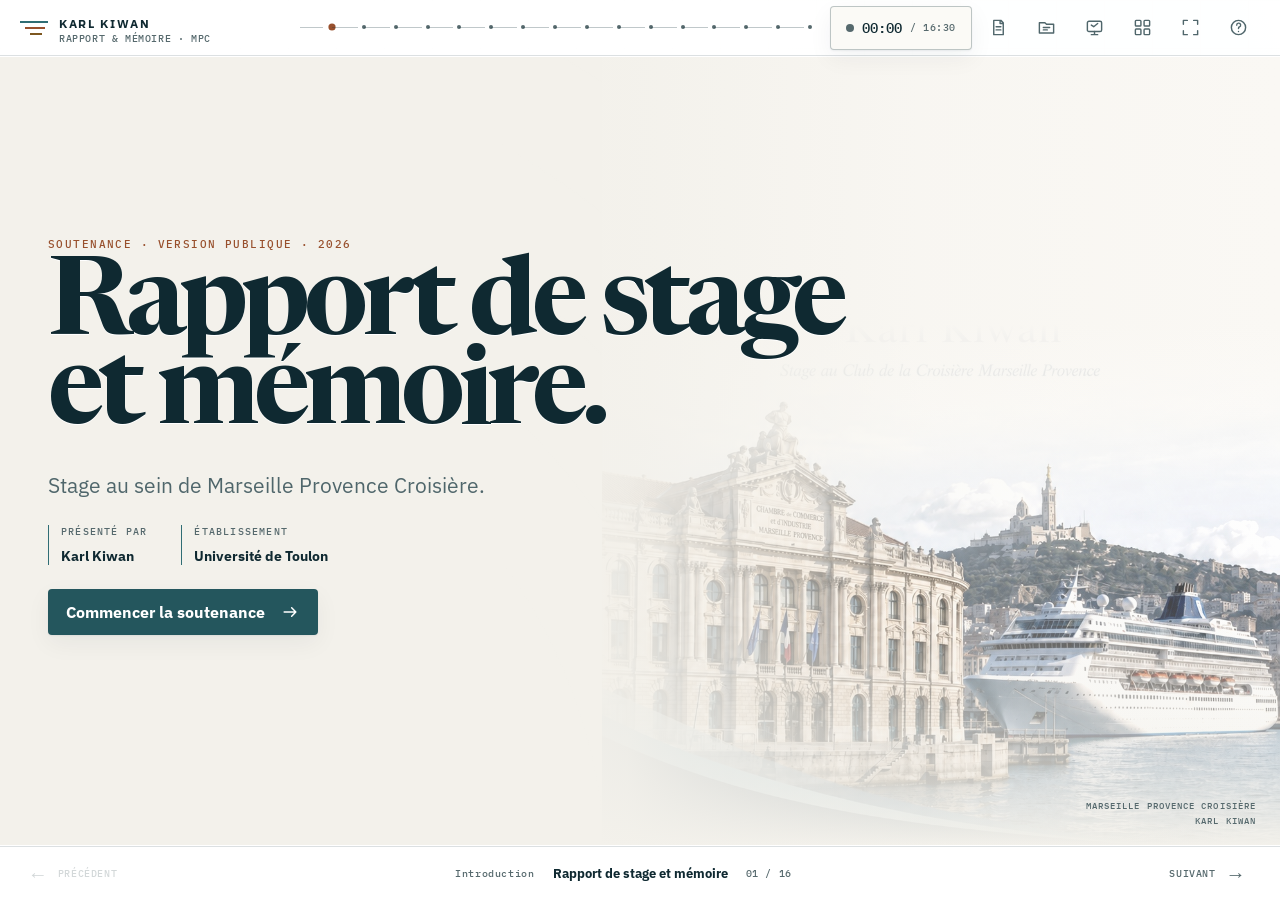
<file: index.html>
<!doctype html>
<html lang="fr">
<head>
  <meta charset="utf-8">
  <meta name="viewport" content="width=device-width,initial-scale=1,viewport-fit=cover">
  <meta name="theme-color" content="#f3f1eb">
  <meta name="description" content="Version publique de la soutenance interactive de Karl Kiwan — Marseille Provence Croisière">
  <meta property="og:type" content="website">
  <meta property="og:title" content="Soutenance de Karl Kiwan">
  <meta property="og:description" content="Rapport de stage et mémoire — version publique interactive.">
  <meta property="og:url" content="https://mazen-create11.github.io/soutenance-karl-kiwan/">
  <meta property="og:image" content="https://mazen-create11.github.io/soutenance-karl-kiwan/assets/og.png">
  <meta name="twitter:card" content="summary_large_image">
  <title>Soutenance — Karl Kiwan</title>
  <link rel="stylesheet" href="styles.css">
  <link rel="stylesheet" href="styles-v2.css">
  <link rel="stylesheet" href="styles-final.css">
  <link rel="stylesheet" href="styles-light.css">
  <link rel="stylesheet" href="styles-public.css">
</head>
<body>
  <a class="skip-link" href="#slides">Aller à la présentation</a>

  <div class="app" id="app">
    <header class="topbar" aria-label="Contrôles de présentation">
      <button class="brand" type="button" data-action="home" aria-label="KARL KIWAN — RAPPORT &amp; MÉMOIRE · MPC — retour à la couverture">
        <span class="brand-mark" aria-hidden="true"><i></i><i></i><i></i></span>
        <span><strong>KARL KIWAN</strong><small>RAPPORT &amp; MÉMOIRE · MPC</small></span>
      </button>

      <div class="route-progress" id="routeProgress" aria-label="Progression de la soutenance"></div>

      <div class="top-actions">
        <button class="timer" id="timerButton" type="button" aria-label="Chronomètre 00:00 / 16:30 — démarrer">
          <span class="timer-status" aria-hidden="true"></span>
          <span id="timerValue">00:00</span>
          <small id="timerTarget">/ 16:30</small>
        </button>
        <button class="icon-button" type="button" data-action="notes" aria-label="Afficher les notes orales" title="Notes (N)">
          <svg viewBox="0 0 24 24" aria-hidden="true"><path d="M6 3h9l3 3v15H6zM14 3v4h4M9 11h6M9 15h6"/></svg>
        </button>
        <button class="icon-button" type="button" data-action="resources" aria-label="Ouvrir le dossier public" title="Dossier public (R)">
          <svg viewBox="0 0 24 24" aria-hidden="true"><path d="M3 6h7l2 2h9v11H3zM8 12h8M8 15h5"/></svg>
        </button>
        <button class="icon-button" type="button" data-action="presenter" aria-label="Ouvrir la console présentateur" title="Console présentateur (P)">
          <svg viewBox="0 0 24 24" aria-hidden="true"><rect x="3" y="4" width="18" height="13" rx="2"/><path d="M8 21h8M12 17v4M8 9l3 2 5-4"/></svg>
        </button>
        <button class="icon-button" type="button" data-action="overview" aria-label="Afficher toutes les slides" title="Vue d’ensemble (O)">
          <svg viewBox="0 0 24 24" aria-hidden="true"><rect x="3" y="3" width="7" height="7" rx="1"/><rect x="14" y="3" width="7" height="7" rx="1"/><rect x="3" y="14" width="7" height="7" rx="1"/><rect x="14" y="14" width="7" height="7" rx="1"/></svg>
        </button>
        <button class="icon-button" type="button" data-action="fullscreen" aria-label="Passer en plein écran" title="Plein écran (F)">
          <svg viewBox="0 0 24 24" aria-hidden="true"><path d="M8 3H3v5M16 3h5v5M8 21H3v-5M16 21h5v-5"/></svg>
        </button>
        <button class="icon-button" type="button" data-action="help" aria-label="Afficher l’aide clavier" title="Aide (?)">
          <svg viewBox="0 0 24 24" aria-hidden="true"><circle cx="12" cy="12" r="9"/><path d="M9.7 9a2.5 2.5 0 1 1 3.2 2.4c-.9.4-.9 1.1-.9 1.8M12 17h.01"/></svg>
        </button>
      </div>
    </header>

    <main class="slides" id="slides" tabindex="-1">
      <section class="slide is-active intro-slide" id="cover" data-slide-id="cover" data-section="Introduction" data-title="Rapport de stage et mémoire" data-duration="0:15" aria-hidden="false">
        <div class="cover-image" aria-hidden="true"></div>
        <div class="intro-wash" aria-hidden="true"></div>
        <div class="slide-inner intro-content">
          <p class="eyebrow">Soutenance · version publique · 2026</p>
          <h1>Rapport de stage<br>et mémoire.</h1>
          <p class="intro-lead">Stage au sein de Marseille Provence Croisière.</p>
          <div class="intro-meta">
            <div><small>PRÉSENTÉ PAR</small><strong>Karl Kiwan</strong></div>
            <div><small>ÉTABLISSEMENT</small><strong>Université de Toulon</strong></div>
          </div>
          <button class="primary-button magnetic" type="button" data-action="start">
            Commencer la soutenance
            <svg viewBox="0 0 24 24" aria-hidden="true"><path d="M5 12h14M14 7l5 5-5 5"/></svg>
          </button>
        </div>
        <div class="coordinate-stamp" aria-hidden="true">MARSEILLE PROVENCE CROISIÈRE<br>KARL KIWAN</div>
      </section>

      <section class="slide structure-slide final-mpc-slide" id="mpc-interface" data-slide-id="mpc-interface" data-section="Structure d’accueil" data-title="MPC, interface port-territoire" data-duration="0:45" aria-hidden="true">
        <div class="section-tab structure-tab">01 · STRUCTURE D’ACCUEIL <span>MPC</span></div>
        <div class="slide-inner final-mpc-layout">
          <header class="final-mpc-heading">
            <p class="eyebrow">Marseille Provence Croisière</p>
            <h2>MPC relie l’activité portuaire au territoire.</h2>
            <p>Association créée en 1996, MPC fédère les acteurs de la croisière maritime et fluviale en Provence.</p>
          </header>
          <div class="mpc-final-stats" role="tablist" aria-label="Chiffres clés de MPC">
            <button type="button" class="is-active" data-mpc-stat="1996"><strong>1996</strong><span>création</span></button>
            <button type="button" data-mpc-stat="members"><strong>&gt; 85</strong><span>adhérents</span></button>
            <button type="button" data-mpc-stat="passengers"><strong>≈ 2,6 M</strong><span>croisiéristes en 2025</span></button>
            <button type="button" data-mpc-stat="calls"><strong>660</strong><span>escales en 2025</span></button>
            <p class="mpc-stat-detail" id="mpcStatDetail" aria-live="polite"><span>1996</span> MPC est une association loi 1901 créée pour coordonner et développer la filière croisière à Marseille.</p>
          </div>
          <div class="interface-chain" aria-label="Rôle d’interface de MPC">
            <div><small>ACTIVITÉ PORTUAIRE</small><strong>Compagnies · GPMM · MPCT</strong></div>
            <span aria-hidden="true"><i></i><b>MPC</b><i></i></span>
            <div><small>TERRITOIRE</small><strong>Collectivités · tourisme · transports · commerces</strong></div>
          </div>
          <div class="mpc-final-axes">
            <span><b>01</b> Environnement</span><span><b>02</b> Accueil touristique</span><span><b>03</b> Développement et suivi du marché</span>
          </div>
          <p class="source-note final-source">Source : rapport, pages 4 à 7.</p>
        </div>
      </section>

      <section class="slide mission-slide mission-index-slide" id="missions-overview" data-slide-id="missions-overview" data-section="Missions &amp; travaux" data-title="Trois missions autour de la donnée" data-duration="0:30" aria-hidden="true">
        <div class="section-tab mission-tab">02 · MISSIONS &amp; TRAVAUX <span>VUE D’ENSEMBLE</span></div>
        <div class="slide-inner mission-register-layout">
          <header class="mission-index-heading">
            <p class="eyebrow">Trois problèmes concrets</p>
            <h2>Mesurer la fréquentation fluviale, anticiper les navettes et accélérer le traitement des manifestes.</h2>
            <p>Pour chaque mission, j’ai défini la donnée d’entrée, le traitement, le contrôle et le résultat remis à l’équipe.</p>
          </header>
          <div class="mission-register" aria-label="Ouvrir une mission">
            <button type="button" class="case-file case-fluvial" data-jump="fluvial-problem">
              <span class="case-number">M-01</span>
              <span class="case-main"><small>CROISIÈRE FLUVIALE</small><strong>Étudier la fréquentation fluviale</strong><em>Base d’escales et estimation reproductible</em></span>
              <span class="case-proof"><b>3 133</b><small>lignes 2026</small></span>
              <span class="case-open">OUVRIR</span>
            </button>
            <button type="button" class="case-file case-navettes" data-jump="navettes-collection">
              <span class="case-number">M-02</span>
              <span class="case-main"><small>NAVETTES PORTUAIRES PAYANTES</small><strong>Construire l’étude des navettes</strong><em>Comptages, modèle et estimateur</em></span>
              <span class="case-proof"><b>9</b><small>observations</small></span>
              <span class="case-open">OUVRIR</span>
            </button>
            <button type="button" class="case-file case-manifestes" data-jump="manifestes-automation">
              <span class="case-number">M-03</span>
              <span class="case-main"><small>MANIFESTES</small><strong>Automatiser les manifestes</strong><em>Extraction, normalisation et contrôle</em></span>
              <span class="case-proof"><b>1,5–2 j</b><small>jusqu’à 2,5 j</small></span>
              <span class="case-open">OUVRIR</span>
            </button>
          </div>
        </div>
      </section>

      <section class="slide mission-slide mission-fluvial final-fluvial-problem" id="fluvial-problem" data-slide-id="fluvial-problem" data-section="Missions &amp; travaux" data-title="Fluvial — le problème" data-duration="0:50" aria-hidden="true">
        <div class="section-tab mission-tab">02 · MISSIONS &amp; TRAVAUX <span>MISSION 01 · PROBLÈME</span></div>
        <div class="slide-inner fluvial-problem-layout">
          <header class="fluvial-problem-copy">
            <p class="eyebrow">Mission 01 · Rhône–Saône</p>
            <h2>Sans manifestes, MPC ne pouvait pas connaître la fréquentation réelle des escales.</h2>
            <p>L’extraction Gescales indiquait le navire, le port et les dates, mais pas le nombre de passagers ni la nature réelle de l’opération.</p>
            <div class="missing-data"><span>DONNÉE MANQUANTE</span><strong>Fréquentation réelle</strong><small>Impossible de distinguer directement les opérations de tête de ligne des escales de transit.</small></div>
          </header>
          <div class="gescales-sheet" aria-label="Exemple schématique de l’extraction Gescales">
            <div class="sheet-head"><span>EXTRACTION GESCALES</span><small>2025–2026</small></div>
            <div class="sheet-columns"><b>NAVIRE</b><b>PORT</b><b>DATE</b><b>PASSAGERS</b></div>
            <div class="sheet-row"><span>Viking Heimdal</span><span>Avignon</span><span>12/04/2026</span><em>—</em></div>
            <div class="sheet-row"><span>Viking Heimdal</span><span>Arles</span><span>13/04/2026</span><em>—</em></div>
            <div class="sheet-row"><span>Viking Heimdal</span><span>Avignon</span><span>14/04/2026</span><em>—</em></div>
            <div class="fluvial-input-stats">
              <div><strong>28</strong><span>navires</span></div><div><strong>3 133</strong><span>lignes en 2026</span></div><div><strong>3 038</strong><span>lignes en 2025</span></div>
            </div>
          </div>
        </div>
      </section>

      <section class="slide mission-slide mission-fluvial final-fluvial-results" id="fluvial-method-results" data-slide-id="fluvial-method-results" data-section="Missions &amp; travaux" data-title="Fluvial — méthode et résultats" data-duration="1:10" aria-hidden="true">
        <div class="section-tab mission-tab">02 · MISSIONS &amp; TRAVAUX <span>MISSION 01 · MÉTHODE &amp; RÉSULTATS</span></div>
        <div class="slide-inner fluvial-final-layout">
          <header class="fluvial-final-heading">
            <p class="eyebrow">Des données brutes à une estimation reproductible</p>
            <h2>Six étapes permettent de reconstruire les itinéraires et d’estimer les passagers.</h2>
          </header>
          <div class="route-case final-method-chain">
            <div class="final-method-steps" role="tablist" aria-label="Étapes de la méthode fluviale">
              <button class="route-stop is-active" type="button" data-route-stop="Référentiel des 28 navires : capacité, compagnie, segment et ports de tête de ligne."><span>01</span><strong>Référentiel flotte</strong></button>
              <button class="route-stop" type="button" data-route-stop="Les escales sont replacées dans l’ordre chronologique pour reconstituer chaque itinéraire."><span>02</span><strong>Itinéraires</strong></button>
              <button class="route-stop" type="button" data-route-stop="Les règles distinguent les opérations de tête de ligne des escales de transit."><span>03</span><strong>Qualification</strong></button>
              <button class="route-stop" type="button" data-route-stop="Les doublons, hivernages et cas particuliers sont retirés avant le calcul."><span>04</span><strong>Nettoyage</strong></button>
              <button class="route-stop" type="button" data-route-stop="La capacité est multipliée par une hypothèse moyenne de remplissage de 90 %."><span>05</span><strong>Capacité × 90 %</strong></button>
              <button class="route-stop" type="button" data-route-stop="La même méthode produit les estimations 2025 et 2026 et peut être réutilisée."><span>06</span><strong>Estimation</strong></button>
            </div>
            <div class="route-case-detail" id="routeCaseDetail"><span>RÈGLE ACTIVE</span><p>Référentiel des 28 navires : capacité, compagnie, segment et ports de tête de ligne.</p></div>
          </div>
          <div class="fluvial-final-kpis">
            <article><small>PASSAGERS EN TÊTE DE LIGNE · 2026</small><strong>≈ 152 100</strong><span>+1,8 % par rapport à 2025</span></article>
            <article><small>PASSAGERS EN TRANSIT · 2026</small><strong>≈ 223 800</strong><span>+10,6 % par rapport à 2025</span></article>
            <p><b>Limite</b> Le taux moyen de 90 % est une hypothèse documentée ; il ne remplace pas un comptage par départ.</p>
          </div>
          <p class="source-note final-source">Source : rapport, pages 9 à 17.</p>
        </div>
      </section>

      <section class="slide mission-slide mission-navettes" id="navettes-collection" data-slide-id="navettes-collection" data-section="Missions &amp; travaux" data-title="Navettes — collecte de données" data-duration="1:00" aria-hidden="true">
        <div class="section-tab mission-tab">02 · MISSIONS &amp; TRAVAUX <span>MISSION 02 · TERRAIN</span></div>
        <div class="slide-inner field-proof-layout">
          <div class="field-evidence">
            <figure class="evidence-sheet public-evidence-sheet">
              <div class="public-count-sheet" aria-label="Extrait méthodologique anonymisé d’un double comptage terrain">
                <div class="public-sheet-heading"><small>DOUBLE COMPTAGE TERRAIN</small><strong>Relevé anonymisé</strong></div>
                <div class="public-sheet-grid" aria-hidden="true">
                  <span>ÉTAPE</span><span>OBS. A</span><span>OBS. B</span><span>CONTRÔLE</span>
                  <b>Sorties</b><i>relevé</i><i>relevé</i><em>moyenne</em>
                  <b>Retours</b><i>relevé</i><i>relevé</i><em>moyenne</em>
                </div>
                <p>Deux observations simultanées · consolidation après vérification</p>
              </div>
              <figcaption><span>PIÈCE 02–A</span> Extrait méthodologique anonymisé</figcaption>
            </figure>
            <div class="observer-check" aria-label="Contrôle de cohérence entre deux comptages anonymisés">
              <div><small>OBSERVATEUR</small><strong>A</strong></div>
              <span class="check-join"><i></i><b>ÉCART &lt; 0,5 %</b><i></i></span>
              <div><small>OBSERVATEUR</small><strong>B</strong></div>
              <p><span>RÉSULTAT RETENU</span><b>MOYENNE</b> après contrôle</p>
            </div>
          </div>
          <header class="field-copy">
            <p class="eyebrow">Mission 02 · Avril à juin 2026</p>
            <h2>Comment anticiper l’utilisation des navettes payantes ?</h2>
            <p class="field-link">Terminaux du môle Léon Gourret <b>↔</b> Gare Maritime Major</p>
            <div class="observation-funnel" aria-label="Sélection des observations">
              <div><strong>10</strong><span>journées observées</span></div><i>−</i><div class="excluded"><strong>1</strong><span>journée écartée</span></div><i>=</i><div class="retained"><strong>9</strong><span>observations exploitables</span></div>
            </div>
            <p class="field-rule"><span>CHOIX DE MÉTHODE</span> Le comptage physique a été retenu pour mesurer directement les flux, avec un double comptage quand cela était possible.</p>
          </header>
        </div>
      </section>

      <section class="slide mission-slide mission-navettes" id="navettes-model" data-slide-id="navettes-model" data-section="Missions &amp; travaux" data-title="Navettes — modèle statistique" data-duration="1:20" aria-hidden="true">
        <div class="section-tab mission-tab">02 · MISSIONS &amp; TRAVAUX <span>MISSION 02 · MODÈLE</span></div>
        <div class="slide-inner model-proof-layout">
          <header class="model-case-heading">
            <p class="eyebrow">Régression linéaire sans constante · n = 9</p>
            <h2>Le modèle fournit un ordre de grandeur par segment, à lire avec son incertitude.</h2>
            <div class="model-equation" aria-label="Équation du modèle">
              <span>PASSAGERS UTILISANT LES NAVETTES · ESTIMATION</span><b>=</b><em>0,3069 × PAX MASS MARKET</em><i>+</i><em>0,5246 × PAX PREMIUM</em><i>+</i><em>0,4286 × PAX LUXE</em>
            </div>
            <p class="model-definition">Chaque coefficient relie le nombre de passagers en transit à l’usage estimé des navettes pour un segment.</p>
          </header>
          <div class="model-instrument">
            <div class="coefficient-selector" role="tablist" aria-label="Explorer les coefficients par segment">
              <button type="button" class="coefficient-item is-active" data-model-segment="Pour 1 000 passagers mass market, le modèle estime environ 307 utilisateurs."><small>MASS MARKET</small><strong>30,69 %</strong><span style="--level:58%"></span></button>
              <button type="button" class="coefficient-item" data-model-segment="Pour 1 000 passagers premium, le modèle estime environ 525 utilisateurs."><small>PREMIUM</small><strong>52,46 %</strong><span style="--level:100%"></span></button>
              <button type="button" class="coefficient-item" data-model-segment="L’interprétation du coefficient du segment luxe doit rester prudente compte tenu du faible nombre d’observations."><small>LUXE</small><strong>42,86 %</strong><span style="--level:82%"></span></button>
            </div>
            <p class="model-segment-detail" id="modelSegmentDetail"><span>LECTURE</span> Pour 1 000 passagers mass market, le modèle estime environ 307 utilisateurs.</p>
            <div class="model-quality" aria-label="Évaluation du modèle">
              <div><small>ÉCHANTILLON</small><strong>9</strong><span>observations</span></div>
              <div><small>R² CENTRÉ</small><strong>88,1 %</strong><span>sur l’échantillon · pas un taux de précision</span></div>
              <div><small>RMSE SUR L’ÉCHANTILLON</small><strong>≈ 439</strong><span>passagers</span></div>
              <div><small>RMSE EN VALIDATION PAR RETRAIT SUCCESSIF</small><strong>≈ 678</strong><span>passagers</span></div>
            </div>
            <p class="case-limit trace-note"><span>PRUDENCE</span> Avec neuf observations, le modèle fournit un ordre de grandeur ; il ne permet pas d’expliquer précisément chaque comportement individuel.</p>
          </div>
        </div>
      </section>

      <section class="slide mission-slide public-tool-slide public-estimator-slide" id="navettes-estimator" data-slide-id="navettes-estimator" data-section="Missions &amp; travaux" data-title="Mission 2 — Transformer le modèle en estimateur opérationnel" data-duration="2:00" aria-hidden="true">
        <div class="section-tab mission-tab">02 · MISSIONS &amp; TRAVAUX <span>MISSION 02 · ESTIMATEUR</span></div>
        <div class="slide-inner public-tool-layout">
          <section class="tool-pane estimator-pane public-estimator-pane">
            <header class="public-tool-header">
              <p class="eyebrow">Estimateur de navettes · application interactive</p>
              <h2>Mission 2 — Transformer le modèle en estimateur opérationnel</h2>
              <p class="public-tool-intro">L’interface HTML et JavaScript permet à l’équipe d’exploiter le modèle sans ouvrir R.</p>
            </header>
            <div class="public-estimator-proof">
              <div class="tool-stats"><span><strong>772</strong> lignes du planning</span><span><strong>308</strong> dates couvertes</span></div>
              <p class="public-filter-note">Après filtrage : 714 lignes actives réparties sur 302 dates.</p>
              <div class="public-operation-route" aria-label="Du planning à l’aide à la décision">
                <span><small>01</small><strong>Sélectionner</strong><em>une date et un navire</em></span>
                <i aria-hidden="true"></i>
                <span><small>02</small><strong>Estimer</strong><em>la demande par segment</em></span>
                <i aria-hidden="true"></i>
                <span><small>03</small><strong>Dimensionner</strong><em>une fourchette et des rotations</em></span>
              </div>
              <p class="public-safety-note"><span>OUTIL INTERACTIF</span> Le bouton ouvre l’estimateur HTML complet dans un nouvel onglet. Revenez ensuite à cette slide pour poursuivre la présentation.</p>
              <div class="tool-actions"><a class="primary-button estimator-launch-link" href="https://mazen-create11.github.io/soutenance-karl-kiwan/Estimateur_Navettes.html" target="_blank" rel="noopener noreferrer" aria-label="Ouvrir l’estimateur complet dans un nouvel onglet">Ouvrir l’estimateur complet <span aria-hidden="true">↗</span></a><button class="text-button" type="button" data-zoom="assets/dashboard.png" data-zoom-alt="Aperçu public du tableau de bord de l’estimateur de navettes 2026">Agrandir l’aperçu</button></div>
            </div>
            <div class="demo-window public-estimator-preview" id="demoWindow">
              <div class="window-bar"><span></span><span></span><span></span><b>TABLEAU DE BORD · SYNTHÈSE 2026</b><em id="demoStatus">DÉMO DISPONIBLE</em></div>
              <img class="demo-fallback" src="assets/dashboard.png" alt="Aperçu public du tableau de bord de l’estimateur de navettes 2026">
            </div>
          </section>
        </div>
      </section>

      <section class="slide mission-slide public-tool-slide public-manifest-slide" id="manifestes-automation" data-slide-id="manifestes-automation" data-section="Missions &amp; travaux" data-title="Mission 3 — Automatiser le traitement des manifestes" data-duration="1:40" aria-hidden="true">
        <div class="section-tab mission-tab">02 · MISSIONS &amp; TRAVAUX <span>MISSION 03 · AUTOMATISATION</span></div>
        <div class="slide-inner public-tool-layout">
          <section class="tool-pane manifest-pane public-manifest-pane">
            <header class="public-tool-header">
              <p class="eyebrow">Automatisation supervisée · manifestes passagers</p>
              <h2>Mission 3 — Automatiser le traitement des manifestes</h2>
              <p class="public-tool-intro">L’extraction est accélérée, mais la consolidation reste soumise à une validation humaine.</p>
            </header>
            <div class="public-manifest-core">
              <div class="manifest-workflow compact-workflow" aria-label="Workflow supervisé en cinq étapes">
                <div class="workflow-steps">
                  <button class="workflow-step is-active" type="button" data-manifest-step="Réception de manifestes dont la mise en page varie selon les compagnies."><span>01</span><strong>Manifestes</strong><small>formats variables</small></button>
                  <button class="workflow-step" type="button" data-manifest-step="Un script Python, associé à un traitement assisté par IA, extrait les effectifs par nationalité."><span>02</span><strong>Extraire</strong><small>Python + IA</small></button>
                  <button class="workflow-step" type="button" data-manifest-step="Les libellés de nationalité sont harmonisés avant intégration."><span>03</span><strong>Normaliser</strong><small>référentiel commun</small></button>
                  <button class="workflow-step" type="button" data-manifest-step="Les données structurées alimentent le fichier Excel de suivi."><span>04</span><strong>Intégrer</strong><small>structure Excel</small></button>
                  <button class="workflow-step human-step" type="button" data-manifest-step="Une validation humaine reste nécessaire avant consolidation."><span>05</span><strong>Contrôler</strong><small>validation humaine</small></button>
                </div>
                <div class="workflow-detail" id="manifestStepDetail"><span>ÉTAPE 01 · MANIFESTES</span><p>Réception de manifestes dont la mise en page varie selon les compagnies.</p></div>
              </div>
              <aside class="public-human-control">
                <span>POINT DE CONTRÔLE</span>
                <strong>La validation humaine reste la dernière étape.</strong>
                <p>Les résultats extraits et les libellés harmonisés sont relus avant leur consolidation dans Excel.</p>
              </aside>
            </div>
            <div class="time-shift"><div><small>AVANT</small><strong>≈ 1 semaine</strong><span>traitement manuel</span></div><i></i><div><small>APRÈS</small><strong>1,5 à 2 jours</strong><span>jusqu’à 2,5 jours si le volume augmente</span></div></div>
          </section>
        </div>
      </section>

      <section class="slide bilan-slide" id="stage-bilan" data-slide-id="stage-bilan" data-section="Bilan du stage" data-title="De la donnée brute à l’aide à la décision" data-duration="2:00" aria-hidden="true">
        <div class="section-tab bilan-tab">03 · BILAN DU STAGE <span>APPORTS &amp; COMPÉTENCES</span></div>
        <div class="slide-inner bilan-layout">
          <header class="bilan-heading">
            <p class="eyebrow">Bilan du stage</p>
            <h2>J’ai structuré les données, construit le modèle, automatisé la consolidation et contrôlé les résultats.</h2>
          </header>
          <div class="bilan-route" aria-label="Chaîne de travail développée pendant le stage"><span>Collecter</span><i></i><span>Structurer</span><i></i><span>Modéliser</span><i></i><span>Contrôler</span><i></i><span>Restituer</span></div>
          <div class="bilan-columns">
            <section><small>APPORTS POUR MPC</small><ul><li>Méthode de suivi de la fréquentation fluviale</li><li>Modèle d’estimation des navettes</li><li>Application réutilisable</li><li>Automatisation supervisée des manifestes et réduction du temps de traitement</li><li>Repérage des journées à forte demande de navettes</li></ul></section>
            <section><small>COMPÉTENCES DÉVELOPPÉES</small><ul><li>Excel et structuration de données</li><li>R et statistiques</li><li>Python, IA et automatisation</li><li>HTML et JavaScript</li><li>Compréhension du secteur, autonomie et échanges professionnels</li></ul></section>
          </div>
          <div class="bilan-switches" data-summary-group data-summary-target="bilanDetail" aria-label="Lire les principaux apprentissages">
            <button class="is-active" type="button" data-summary-row data-summary-detail="Un résultat utile doit être traçable, réutilisable et compréhensible par l’équipe."><span>01</span><strong>Utilité</strong></button>
            <button type="button" data-summary-row data-summary-detail="Le modèle des navettes reste utile malgré un échantillon réduit, à condition d’afficher son incertitude."><span>02</span><strong>Limites</strong></button>
            <button type="button" data-summary-row data-summary-detail="Les échanges avec MPC, le GPMM et les professionnels ont transformé les besoins terrain en règles de calcul."><span>03</span><strong>Terrain</strong></button>
          </div>
          <p class="bilan-detail" id="bilanDetail">Un résultat utile doit être traçable, réutilisable et compréhensible par l’équipe.</p>
        </div>
      </section>

      <section class="slide memory-slide final-question-slide" id="memory-problem" data-slide-id="memory-problem" data-section="Mémoire" data-title="Problématique du mémoire" data-duration="0:35" aria-hidden="true">
        <div class="section-tab memory-tab">04 · MÉMOIRE <span>PROBLÉMATIQUE</span></div>
        <div class="slide-inner memory-question-layout">
          <p class="eyebrow">Croisière et transition environnementale à Marseille</p>
          <blockquote role="heading" aria-level="2">Dans quelle mesure la transition environnementale de la filière croisière peut-elle permettre de concilier le développement de l’activité et son acceptabilité territoriale à Marseille&nbsp;?</blockquote>
          <div class="memory-argument" aria-label="Progression du mémoire"><span>Valeur économique</span><i></i><span>Externalités</span><i></i><span>Transition</span><i></i><span>Limites</span><i></i><span>Conditions de conciliation</span></div>
          <p class="source-note">Problématique du mémoire · page 36.</p>
        </div>
      </section>

      <section class="slide memory-slide economic-slide" id="memory-economy" data-slide-id="memory-economy" data-section="Mémoire" data-title="Les bénéfices économiques" data-duration="0:55" aria-hidden="true">
        <div class="section-tab memory-tab">04 · MÉMOIRE <span>ÉCONOMIE</span></div>
        <div class="slide-inner economic-layout">
          <header class="economic-heading"><p class="eyebrow">Pourquoi la croisière compte-t-elle pour Marseille ?</p><h2>Les retombées viennent des dépenses en hébergement, restauration, commerces, transports et excursions.</h2></header>
          <div class="economic-hero"><small>FRÉQUENTATION 2025</small><strong>≈ 2,6 M</strong><span>croisiéristes accueillis</span></div>
          <div class="economic-ledger" data-summary-group data-summary-target="economicDetail" aria-label="Indicateurs économiques">
            <button class="is-active" type="button" data-summary-row data-summary-detail="Estimation 2015 : un passager en transit dépense en moyenne environ 50 euros à terre."><small>PASSAGER EN TRANSIT</small><strong>≈ 50 €</strong><span>dépense moyenne à terre · estimation 2015</span></button>
            <button type="button" data-summary-row data-summary-detail="Un passager en tête de ligne embarque ou débarque à Marseille et peut utiliser l’hébergement, la restauration et les transports."><small>PASSAGER EN TÊTE DE LIGNE</small><strong>≈ 160 €</strong><span>embarquement ou débarquement à Marseille<em>estimation 2015</em></span></button>
            <button type="button" data-summary-row data-summary-detail="L’étude CCI de 2016 constitue un repère historique et ne doit pas être présentée comme une estimation actuelle."><small>IMPACT ÉCONOMIQUE ESTIMÉ</small><strong>≈ 310 M€</strong><span>étude de 2016 · chiffre historique</span></button>
          </div>
          <p class="economic-detail" id="economicDetail">Estimation 2015 : un passager en transit dépense en moyenne environ 50 euros à terre.</p>
          <div class="beneficiary-line"><span>Hôtellerie</span><span>Restauration</span><span>Commerces</span><span>Transports</span><span>Excursions</span><span>Activités maritimes</span></div>
          <p class="source-note final-source">Sources : Marseille Provence Croisière, 2026 ; Cour des comptes, 2017, d’après Club de la Croisière Marseille Provence, 2015 ; CCI Marseille Provence, 2016.</p>
        </div>
      </section>

      <section class="slide memory-slide externalities-slide" id="memory-externalities" data-slide-id="memory-externalities" data-section="Mémoire" data-title="Externalités et acceptabilité" data-duration="0:45" aria-hidden="true">
        <div class="section-tab memory-tab">04 · MÉMOIRE <span>EXTERNALITÉS</span></div>
        <div class="slide-inner externalities-layout">
          <header><p class="eyebrow">Une répartition territoriale inégale</p><h2>Les retombées peuvent se diffuser ; certaines nuisances sont davantage localisées près du port et des axes de circulation.</h2></header>
          <div class="territory-balance">
            <section class="benefit-zone"><small>RETOMBÉES</small><strong>Peuvent se diffuser</strong><p>Marseille · métropole · région</p><div><span>Hôtels</span><span>Commerces</span><span>Excursions</span></div></section>
            <div class="territory-axis" aria-hidden="true"><i></i><b>PORT</b><i></i></div>
            <section class="impact-zone"><small>EXTERNALITÉS</small><strong>Plus localisées</strong><p>Quartiers portuaires et axes de circulation</p><div><span>Pollution de l’air</span><span>Bruit</span><span>Circulation</span><span>Flux de visiteurs</span></div></section>
          </div>
          <div class="nox-proof"><strong>54 %</strong><p>des émissions communales de NOx en 2021 étaient liées au trafic maritime.</p><small>NOx = oxydes d’azote</small><span>Toutes activités maritimes confondues — pas seulement la croisière.</span></div>
          <p class="territorial-acceptability"><span>ACCEPTABILITÉ TERRITORIALE</span>Elle dépend notamment de la manière dont les bénéfices et les nuisances de l’activité sont perçus et répartis sur le territoire.</p>
          <p class="source-note final-source">Source : AtmoSud, 2025a · donnée 2021.</p>
        </div>
      </section>

      <section class="slide memory-slide transition-slide" id="memory-transition" data-slide-id="memory-transition" data-section="Mémoire" data-title="Une transition déjà engagée" data-duration="1:00" aria-hidden="true">
        <div class="section-tab memory-tab">04 · MÉMOIRE <span>RÉPONSES ENVIRONNEMENTALES</span></div>
        <div class="slide-inner transition-layout">
          <header><p class="eyebrow">Trois niveaux d’action</p><h2>La réglementation, le port et la flotte évoluent en même temps.</h2></header>
          <div class="transition-controls">
            <div class="lever-track transition-levers" role="tablist" aria-label="Explorer les réponses environnementales">
              <button class="lever is-active" id="leverRegulation" type="button" data-lever="0"><span>01</span><strong>Réglementation</strong><small>EU ETS · FuelEU Maritime · SECA</small></button>
              <button class="lever" id="leverInfrastructure" type="button" data-lever="1"><span>02</span><strong>Infrastructure</strong><small>CENAQ · électrification à quai</small></button>
              <button class="lever" id="leverFleet" type="button" data-lever="2"><span>03</span><strong>Flotte</strong><small>Efficacité · GNL · nouveaux carburants</small></button>
            </div>
            <dl class="regulation-key" aria-label="Définition des trois réglementations">
              <div><dt>EU ETS</dt><dd>coût du carbone · tarification des émissions</dd></div>
              <div><dt>FuelEU Maritime</dt><dd>réduction progressive de l’intensité en gaz à effet de serre de l’énergie utilisée</dd></div>
              <div><dt>SECA Méditerranée</dt><dd>limite renforcée sur la teneur en soufre des combustibles</dd></div>
            </dl>
          </div>
          <div class="transition-reading" id="leverDetail" role="tabpanel" aria-labelledby="leverRegulation" aria-live="polite">
            <div><span>EFFET ATTENDU</span><strong>Réduire les émissions couvertes par des règles plus strictes.</strong></div>
            <div><span>POINT DOCUMENTÉ</span><strong>EU ETS, FuelEU Maritime et SECA Méditerranée.</strong></div>
            <div><span>LIMITE / PÉRIMÈTRE</span><strong>SECA Méditerranée : renforcer la limite de soufre des combustibles.</strong></div>
          </div>
          <div class="cenaq-case">
            <div class="cenaq-head"><span>CENAQ</span><strong>&gt; 200 M€</strong><small>ensemble du programme · jusqu’à 3 grands navires raccordés simultanément</small></div>
            <div class="scenario-bars"><span><small>SANS ÉLECTRIFICATION</small><i style="--bar:11%"></i><b>−3,75 %</b></span><span><small>AVEC 60 % DU TEMPS D’ESCALE ÉLECTRIFIÉ</small><i style="--bar:100%"></i><b>−33,5 %</b></span></div>
            <div class="cenaq-notes">
              <p>Scénarios NOx croisière 2025 par rapport à 2022 — pas des résultats mesurés.</p>
              <p class="cenaq-limit"><b>LIMITE</b> CENAQ agit lorsque le navire est raccordé à quai ; il ne supprime pas les émissions de navigation ni de manœuvre.</p>
            </div>
          </div>
          <p class="source-note final-source">Sources : Grand Port Maritime de Marseille, 2026 et s. d. ; Pôle Mer Méditerranée / Citepa, 2024.</p>
        </div>
      </section>

      <section class="slide memory-slide lng-slide" id="memory-gnl" data-slide-id="memory-gnl" data-section="Mémoire" data-title="GNL : qualité de l’air et climat" data-duration="1:00" aria-hidden="true">
        <div class="section-tab memory-tab">04 · MÉMOIRE <span>LIMITES TECHNOLOGIQUES</span></div>
        <div class="slide-inner lng-layout">
          <header><p class="eyebrow">QUALITÉ DE L’AIR ≠ BÉNÉFICE CLIMATIQUE</p><h2>GNL (gaz naturel liquéfié) : qualité de l’air et climat, deux bilans différents.</h2></header>
          <figure class="lng-figure public-lng-figure">
            <div class="public-lng-chart" role="img" aria-label="Bilan climatique relatif : à 10–12 % et 25 % de charge, la barre GNL est plus haute que celle du gazole marin ; à 54 %, 75 % et 80 %, elle est plus basse. Plus haut signifie davantage d’émissions en CO₂ équivalent.">
              <div class="public-chart-key"><span class="chart-reading-key">Plus haut = davantage de CO₂e</span><span><i class="lng-key"></i>GNL</span><span><i class="mgo-key"></i>Gazole marin</span></div>
              <div class="public-lng-bars">
                <span class="public-load"><span class="public-pair"><i class="lng-bar" style="--value:100%"></i><i class="mgo-bar" style="--value:87%"></i></span><b>10–12 %</b></span>
                <span class="public-load"><span class="public-pair"><i class="lng-bar" style="--value:59%"></i><i class="mgo-bar" style="--value:53%"></i></span><b>25 %</b></span>
                <span class="public-load"><span class="public-pair"><i class="lng-bar" style="--value:37%"></i><i class="mgo-bar" style="--value:44%"></i></span><b>54 %</b></span>
                <span class="public-load"><span class="public-pair"><i class="lng-bar" style="--value:35%"></i><i class="mgo-bar" style="--value:43%"></i></span><b>75 %</b></span>
                <span class="public-load"><span class="public-pair"><i class="lng-bar" style="--value:35%"></i><i class="mgo-bar" style="--value:41%"></i></span><b>80 %</b></span>
              </div>
            </div>
            <figcaption>Lecture simplifiée des émissions en CO₂ équivalent selon la charge moteur · d’après Kuittinen et al., 2024.</figcaption>
          </figure>
          <div class="lng-contrast" data-summary-group data-summary-target="lngDetail" aria-label="Comparer qualité de l’air et climat">
            <button class="air-card is-active" type="button" data-summary-row data-summary-detail="Sur le navire étudié et par rapport au gazole marin : −87 à −93 % de masse de particules et −94 à −99 % de carbone noir."><small>QUALITÉ DE L’AIR · NAVIRE ÉTUDIÉ</small><strong>−87 à −93 %</strong><span>masse de particules · par rapport au gazole marin</span><b>−94 à −99 % · carbone noir</b></button>
            <button class="climate-card" type="button" data-summary-row data-summary-detail="Le bénéfice climatique correspond à la diminution de l’ensemble des gaz à effet de serre, exprimés en CO₂ équivalent."><small>CLIMAT · GAZ À EFFET DE SERRE</small><strong>Bénéfice climatique</strong><span>diminution de l’ensemble des gaz à effet de serre, exprimés en CO₂ équivalent</span></button>
            <div class="methane-definition"><strong>Methane slip</strong><p>méthane non brûlé rejeté dans l’atmosphère par le moteur</p><span>À faible charge moteur, il peut réduire voire annuler l’avantage climatique du GNL.</span></div>
            <p class="lng-detail" id="lngDetail" aria-live="polite">Sur le navire étudié et par rapport au gazole marin : −87 à −93 % de masse de particules et −94 à −99 % de carbone noir.</p>
          </div>
          <p class="lng-synthesis">Une technologie peut améliorer fortement la qualité de l’air sans constituer une solution complète de décarbonation.</p>
          <p class="source-note final-source">Source : Kuittinen et al., 2024.</p>
        </div>
      </section>

      <section class="slide memory-slide answer-slide" id="memory-answer" data-slide-id="memory-answer" data-section="Mémoire" data-title="Réponse à la problématique" data-duration="0:45" aria-hidden="true">
        <div class="section-tab memory-tab">04 · MÉMOIRE <span>RÉPONSE</span></div>
        <div class="slide-inner answer-layout">
          <header><p class="eyebrow">Peut-on concilier développement et acceptabilité ?</p><h2>OUI, MAIS SOUS CONDITIONS.</h2><p class="answer-thesis">La transition environnementale peut améliorer les conditions permettant de concilier le développement de la croisière et son acceptabilité territoriale à Marseille, sans garantir à elle seule cette acceptabilité.</p></header>
          <div class="answer-conditions" data-summary-group data-summary-target="answerDetail" aria-label="Trois conditions de conciliation">
            <button class="is-active" type="button" data-summary-row data-summary-detail="Les équipements et technologies doivent réellement être utilisés."><span>01</span><strong>Utilisation effective</strong><small>Les équipements et technologies doivent réellement être utilisés.</small></button>
            <button type="button" data-summary-row data-summary-detail="Une baisse par navire ne suffit pas si l’augmentation du trafic annule les gains."><span>02</span><strong>Réduction absolue</strong><small>Une baisse par navire ne suffit pas si l’augmentation du trafic annule les gains.</small></button>
            <button type="button" data-summary-row data-summary-detail="Gérer les déplacements, les flux de passagers et les nuisances résiduelles."><span>03</span><strong>Intégration territoriale</strong><small>Gérer les déplacements, les flux de passagers et les nuisances résiduelles.</small></button>
          </div>
          <p class="answer-detail" id="answerDetail">Les équipements et technologies doivent réellement être utilisés.</p>
          <p class="answer-method-limit"><span>LIMITE MÉTHODOLOGIQUE</span>L’acceptabilité des habitants n’a pas été mesurée directement ; le mémoire identifie les conditions susceptibles de l’améliorer.</p>
          <div class="final-statement"><span>OUVERTURE</span><strong>Les prochaines années permettront d’évaluer si Marseille parvient à décorréler le développement de la croisière de l’augmentation de ses impacts.</strong></div>
          <p class="thanks">Merci pour votre attention.</p>
        </div>
      </section>
    </main>

    <nav class="bottom-nav" aria-label="Navigation entre les slides">
      <button type="button" data-action="prev" aria-label="Slide précédente"><span>←</span><small>PRÉCÉDENT</small></button>
      <div class="slide-meta"><span id="sectionName">Introduction</span><strong id="slideTitle">Rapport de stage et mémoire</strong><small id="slideCount">01 / 16</small></div>
      <button type="button" data-action="next" aria-label="Slide suivante"><small>SUIVANT</small><span>→</span></button>
    </nav>
  </div>

  <aside class="notes-panel" id="notesPanel" aria-hidden="true" aria-label="Notes orales">
    <header><div><small>NOTES ORALES</small><strong id="notesTitle">Rapport de stage et mémoire</strong></div><button class="icon-button" type="button" data-action="notes" aria-label="Fermer les notes">×</button></header>
    <div class="notes-body" id="notesBody"></div>
    <footer><span id="sectionTimer">Section 00:00</span><span id="recommendedTime">Recommandé 00:15</span></footer>
  </aside>

  <div class="modal" id="overviewModal" aria-hidden="true" role="dialog" aria-modal="true" aria-labelledby="overviewTitle">
    <div class="modal-card overview-card">
      <header><div><small>VUE D’ENSEMBLE</small><h2 id="overviewTitle">Les 16 slides</h2></div><button class="icon-button" type="button" data-close-modal aria-label="Fermer">×</button></header>
      <div class="overview-grid" id="overviewGrid"></div>
    </div>
  </div>

  <div class="modal" id="resourcesModal" aria-hidden="true" role="dialog" aria-modal="true" aria-labelledby="resourcesTitle">
    <div class="modal-card resources-modal-card">
      <header><div><small>DOSSIER PUBLIC</small><h2 id="resourcesTitle">Méthode, preuves et confidentialité</h2></div><button class="icon-button" type="button" data-close-modal aria-label="Fermer">×</button></header>
      <div class="resource-grid">
        <article class="resource-card is-static"><span class="file-icon app-icon">OUTIL</span><div><small>APPLICATION INTERACTIVE</small><strong>Estimateur de navettes</strong><p>L’estimateur complet est accessible depuis la mission 2 et s’ouvre dans un nouvel onglet.</p></div></article>
        <article class="resource-card is-static"><span class="file-icon csv-icon">DATA</span><div><small>PÉRIMÈTRE AGRÉGÉ</small><strong>772 lignes · 308 dates</strong><p>Seuls les volumes agrégés, la méthode et les limites sont exposés ; le planning source reste privé.</p></div></article>
        <article class="resource-card is-static"><span class="file-icon pdf-icon">ACCÈS</span><div><small>DOCUMENTS RESTREINTS</small><strong>Sources non diffusées</strong><p>Le rapport complet et le planning source restent réservés au cadre d’évaluation.</p></div></article>
      </div>
    </div>
  </div>

  <div class="modal" id="helpModal" aria-hidden="true" role="dialog" aria-modal="true" aria-labelledby="helpTitle">
    <div class="modal-card help-card">
      <header><div><small>COMMANDES</small><h2 id="helpTitle">Piloter la présentation</h2></div><button class="icon-button" type="button" data-close-modal aria-label="Fermer">×</button></header>
      <div class="shortcut-grid">
        <span><kbd>→</kbd><kbd>Espace</kbd><b>Suivant</b></span><span><kbd>←</kbd><b>Précédent</b></span>
        <span><kbd>Esc</kbd><b>Retour à la couverture</b></span><span><kbd>F</kbd><b>Plein écran</b></span>
        <span><kbd>N</kbd><b>Notes orales</b></span><span><kbd>P</kbd><b>Console présentateur</b></span>
        <span><kbd>O</kbd><b>Vue d’ensemble</b></span><span><kbd>R</kbd><b>Dossier public</b></span>
        <span><kbd>1</kbd><kbd>2</kbd><kbd>3</kbd><kbd>4</kbd><b>Sections</b></span><span><kbd>D</kbd><b>Aperçu de l’estimateur</b></span>
      </div>
      <div class="timer-settings"><span>Objectif de durée</span><button type="button" data-target-minutes="15">15 min</button><button type="button" class="is-active" data-target-minutes="16.5">16 min 30</button><button type="button" data-target-minutes="18">18 min</button></div>
      <p class="timing-note"><strong>Repères détaillés : 16 min 30</strong><span>Objectif : 16 min 30 · déroulé réparti sur 16 fiches.</span></p>
    </div>
  </div>

  <div class="modal image-modal" id="imageModal" aria-hidden="true" role="dialog" aria-modal="true" aria-label="Aperçu agrandi">
    <button class="image-close" type="button" data-close-modal aria-label="Fermer l’image">×</button>
    <img id="zoomedImage" src="assets/cover.jpg" alt="Aperçu agrandi">
  </div>

  <div class="toast" id="toast" role="status" aria-live="polite"></div>
  <script src="app.js"></script>
</body>
</html>
</file>
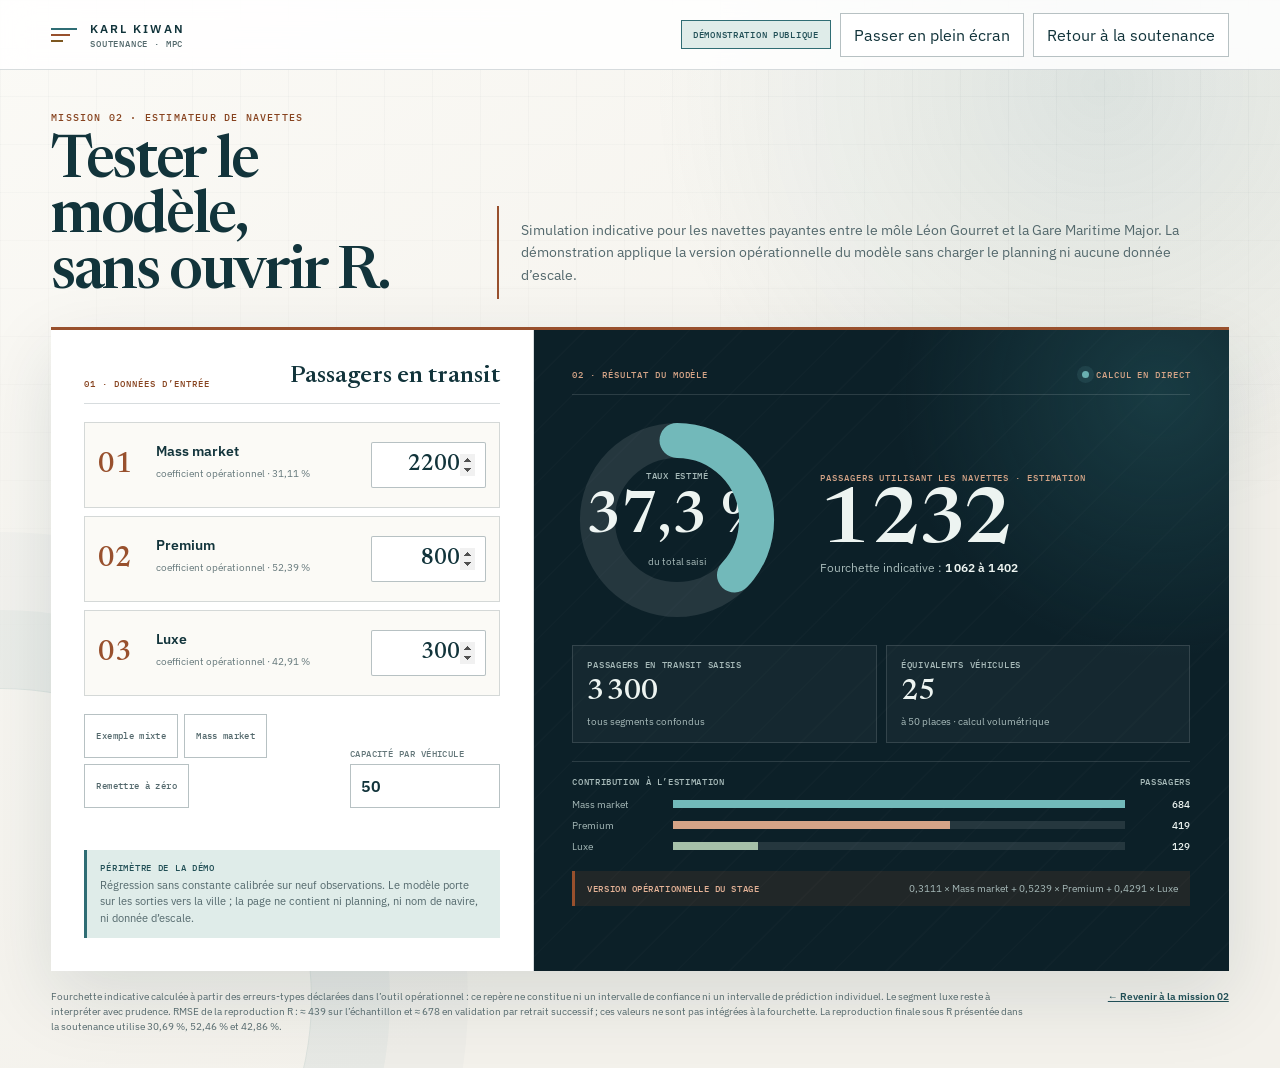
<file: estimateur-public.html>
<!doctype html>
<html lang="fr">
<head>
  <meta charset="utf-8">
  <meta name="viewport" content="width=device-width,initial-scale=1,viewport-fit=cover">
  <meta name="theme-color" content="#f3f1eb">
  <meta name="description" content="Démonstration publique de l’estimateur de navettes développé pendant le stage de Karl Kiwan.">
  <title>Estimateur de navettes — démonstration</title>
  <style>
    @font-face{font-family:"Newsreader";src:url("assets/newsreader-variable.woff2") format("woff2");font-weight:300 800;font-display:swap}
    @font-face{font-family:"IBM Plex Sans";src:url("assets/ibm-plex-sans-400.woff2") format("woff2");font-weight:400;font-display:swap}
    @font-face{font-family:"IBM Plex Sans";src:url("assets/ibm-plex-sans-600.woff2") format("woff2");font-weight:600;font-display:swap}
    @font-face{font-family:"IBM Plex Mono";src:url("assets/ibm-plex-mono-500.woff2") format("woff2");font-weight:500;font-display:swap}
    :root{
      --canvas:#f3f1eb;
      --surface:#fbfaf6;
      --raised:#fff;
      --ink:#12343b;
      --soft:#53686c;
      --muted:#64777a;
      --teal:#2f6d74;
      --teal-deep:#214f56;
      --teal-tint:#dfece9;
      --copper:#98502d;
      --copper-deep:#87431f;
      --copper-tint:#f2e1d5;
      --line:rgba(18,52,59,.17);
      --line-strong:rgba(18,52,59,.3);
      --screen:#0c2028;
      --screen-2:#13313a;
      --screen-text:#edf4f1;
      --screen-muted:#a7bab9;
      --shadow:0 26px 70px rgba(18,52,59,.12);
      --radius:6px
    }
    *{box-sizing:border-box}
    html{background:var(--canvas);color:var(--ink);font-family:"IBM Plex Sans",sans-serif}
    body{min-height:100vh;margin:0;background:
      radial-gradient(circle at 86% 8%,rgba(47,109,116,.13),transparent 28rem),
      linear-gradient(145deg,var(--surface),var(--canvas) 68%);overflow-x:hidden}
    body::before{content:"";position:fixed;inset:0;pointer-events:none;opacity:.8;background-image:
      linear-gradient(rgba(18,52,59,.035) 1px,transparent 1px),
      linear-gradient(90deg,rgba(18,52,59,.035) 1px,transparent 1px);
      background-size:48px 48px;mask-image:linear-gradient(to bottom,black,transparent 88%)}
    body::after{content:"";position:fixed;width:620px;height:620px;left:-310px;bottom:-410px;border:1px solid rgba(47,109,116,.12);border-radius:50%;box-shadow:0 0 0 78px rgba(47,109,116,.035),0 0 0 156px rgba(47,109,116,.025);pointer-events:none}
    button,input,a{font:inherit}
    button,a{touch-action:manipulation}
    button:focus-visible,input:focus-visible,a:focus-visible{outline:3px solid #b96f47;outline-offset:3px}
    .sr-only{position:absolute;width:1px;height:1px;padding:0;margin:-1px;overflow:hidden;clip:rect(0,0,0,0);white-space:nowrap;border:0}
    .skip{position:fixed;z-index:10;left:16px;top:-60px;padding:10px 14px;background:var(--screen);color:white}.skip:focus{top:16px}
    .topbar{position:relative;z-index:2;height:70px;padding:0 clamp(20px,4vw,64px);display:flex;align-items:center;justify-content:space-between;border-bottom:1px solid var(--line);background:rgba(255,255,255,.84);backdrop-filter:blur(15px)}
    .brand{display:flex;align-items:center;gap:13px;text-decoration:none;color:var(--ink)}
    .brand-mark{display:grid;gap:4px;width:26px}.brand-mark i{height:2px;background:var(--teal)}.brand-mark i:nth-child(2){width:72%;background:var(--copper)}.brand-mark i:nth-child(3){width:45%;background:#7d5720}
    .brand strong,.brand small{display:block}.brand strong{font:600 12px "IBM Plex Sans",sans-serif;letter-spacing:.17em}.brand small{margin-top:2px;font:500 9px "IBM Plex Mono",monospace;letter-spacing:.09em;color:var(--soft)}
    .top-actions{display:flex;align-items:center;gap:9px}
    .status{padding:8px 11px;border:1px solid var(--teal);background:var(--teal-tint);font:500 9px "IBM Plex Mono",monospace;letter-spacing:.08em;color:var(--teal-deep)}
    .top-action{min-height:44px;padding:0 13px;border:1px solid var(--line-strong);background:var(--raised);color:var(--ink);cursor:pointer;text-decoration:none;display:inline-flex;align-items:center;justify-content:center;transition:transform .18s ease,background .18s ease}
    .top-action:hover{transform:translateY(-2px);background:var(--teal-tint)}
    main{position:relative;z-index:1;width:min(1420px,92vw);margin:0 auto;padding:clamp(28px,4.5vh,58px) 0 34px}
    .intro{display:grid;grid-template-columns:minmax(300px,.7fr) minmax(520px,1.3fr);gap:4vw;align-items:end;margin-bottom:24px}
    .eyebrow{margin:0 0 12px;font:500 10px "IBM Plex Mono",monospace;letter-spacing:.12em;color:var(--copper-deep);text-transform:uppercase}
    h1{max-width:720px;margin:0;font:560 clamp(43px,4.6vw,70px)/.95 "Newsreader",serif;letter-spacing:-.04em}
    .intro-copy{margin:0 0 4px;padding:13px 0 13px 22px;border-left:2px solid var(--copper);font-size:14px;line-height:1.6;color:var(--soft)}
    .workspace{display:grid;grid-template-columns:minmax(430px,.82fr) minmax(560px,1.18fr);min-height:570px;border-top:3px solid var(--copper);background:var(--raised);box-shadow:var(--shadow)}
    .controls{padding:clamp(22px,2.6vw,38px);border-right:1px solid var(--line)}
    .panel-heading{display:flex;justify-content:space-between;align-items:end;gap:18px;padding-bottom:14px;border-bottom:1px solid var(--line)}
    .panel-heading span{font:500 9px "IBM Plex Mono",monospace;letter-spacing:.11em;color:var(--copper-deep)}
    .panel-heading strong{font:560 25px "Newsreader",serif}
    .segments{display:grid;gap:8px;margin:18px 0;padding:0;border:0}
    .segment{position:relative;display:grid;grid-template-columns:46px minmax(0,1fr) 115px;grid-template-rows:auto auto;align-items:center;column-gap:12px;min-height:86px;padding:12px 13px;border:1px solid var(--line);background:var(--surface);transition:border .18s ease,transform .18s ease,background .18s ease}
    .segment:focus-within{border-color:var(--teal);background:var(--teal-tint);transform:translateX(3px)}
    .segment-index{grid-row:1/3;font:560 28px "Newsreader",serif;color:var(--copper)}
    .segment strong{font-size:14px}.segment small{align-self:start;font-size:10px;color:var(--muted)}
    .segment input{grid-column:3;grid-row:1/3;width:100%;height:46px;padding:0 10px;border:1px solid var(--line-strong);border-radius:2px;background:white;color:var(--ink);font:560 22px "Newsreader",serif;text-align:right}
    .segment input[aria-invalid="true"],.capacity input[aria-invalid="true"]{border-color:var(--copper);background:var(--copper-tint)}
    .segment input::-webkit-inner-spin-button{opacity:1}
    .settings{display:grid;grid-template-columns:minmax(0,1fr) 150px;gap:10px;align-items:end;margin-top:14px}
    .presets{display:flex;flex-wrap:wrap;gap:6px}
    .presets button{min-height:44px;padding:0 11px;border:1px solid var(--line-strong);background:transparent;color:var(--soft);font:500 9px "IBM Plex Mono",monospace;letter-spacing:.04em;cursor:pointer}
    .presets button:hover{background:var(--copper-tint);border-color:var(--copper);color:var(--copper-deep)}
    .capacity{display:grid;gap:5px}.capacity span{font:500 9px "IBM Plex Mono",monospace;letter-spacing:.05em;color:var(--muted)}.capacity input{height:44px;padding:0 10px;border:1px solid var(--line-strong);background:white;color:var(--ink);font-weight:600}
    .input-status{min-height:16px;margin:8px 0 0;color:var(--copper-deep);font-size:10px}
    .method-note{margin:18px 0 0;padding:12px 13px;border-left:3px solid var(--teal);background:var(--teal-tint);font-size:11px;line-height:1.5;color:var(--soft)}
    .method-note strong{display:block;margin-bottom:4px;font:500 9px "IBM Plex Mono",monospace;letter-spacing:.08em;color:var(--teal-deep)}
    .results{position:relative;overflow:hidden;padding:clamp(24px,3vw,42px);background:var(--screen);color:var(--screen-text)}
    .results::before{content:"";position:absolute;inset:0;background:
      radial-gradient(circle at 90% 10%,rgba(47,109,116,.35),transparent 31%),
      repeating-linear-gradient(135deg,transparent 0 35px,rgba(255,255,255,.017) 36px 37px)}
    .results>*{position:relative}
    .results-head{display:flex;align-items:center;justify-content:space-between;padding-bottom:14px;border-bottom:1px solid rgba(255,255,255,.13)}
    .results-head span{font:500 9px "IBM Plex Mono",monospace;letter-spacing:.1em;color:#d5a487}.live-dot{display:flex;align-items:center;gap:7px}.live-dot i{width:7px;height:7px;border-radius:50%;background:#69afb0;box-shadow:0 0 0 5px rgba(105,175,176,.12)}
    .hero-result{display:grid;grid-template-columns:220px 1fr;gap:28px;align-items:center;padding:20px 0}
    .gauge{position:relative;width:210px;height:210px;display:grid;place-items:center}
    .gauge svg{position:absolute;inset:0;width:100%;height:100%;transform:rotate(-90deg)}
    .gauge circle{fill:none;stroke-width:7}.gauge .track{stroke:rgba(255,255,255,.10)}.gauge .value{stroke:#72b9ba;stroke-linecap:round;stroke-dasharray:100;stroke-dashoffset:calc(100 - var(--gauge,0));transition:stroke-dashoffset .42s cubic-bezier(.2,.8,.2,1)}
    .gauge-copy{text-align:center}.gauge-copy span{display:block;font:500 9px "IBM Plex Mono",monospace;letter-spacing:.08em;color:var(--screen-muted)}.gauge-copy strong{display:block;margin:8px 0 2px;font:560 58px/1 "Newsreader",serif}.gauge-copy small{font-size:10px;color:var(--screen-muted)}
    .result-copy>span{font:500 9px "IBM Plex Mono",monospace;letter-spacing:.1em;color:#d5a487}.result-copy output{display:block;margin:7px 0 3px;font:560 clamp(60px,6vw,92px)/.85 "Newsreader",serif;letter-spacing:-.04em}.result-copy p{margin:0;color:var(--screen-muted);font-size:12px}.result-copy p strong{color:var(--screen-text);font-weight:600}
    .indicators{display:grid;grid-template-columns:1fr 1fr;gap:9px;margin-bottom:18px}
    .indicator{min-height:92px;padding:13px 14px;border:1px solid rgba(255,255,255,.13);background:rgba(255,255,255,.035)}
    .indicator span{display:block;font:500 9px "IBM Plex Mono",monospace;letter-spacing:.08em;color:var(--screen-muted)}.indicator output{display:block;margin:8px 0 2px;font:560 29px/1 "Newsreader",serif}.indicator small{font-size:10px;color:var(--screen-muted)}
    .composition{padding-top:14px;border-top:1px solid rgba(255,255,255,.13)}
    .composition-title{display:flex;justify-content:space-between;margin-bottom:11px;font:500 9px "IBM Plex Mono",monospace;letter-spacing:.07em;color:var(--screen-muted)}
    .bar{display:grid;grid-template-columns:92px minmax(0,1fr) 56px;gap:9px;align-items:center;margin:8px 0}.bar span{font-size:10px;color:var(--screen-muted)}.bar i{height:8px;background:rgba(255,255,255,.1);overflow:hidden}.bar i::after{content:"";display:block;width:var(--bar,0%);height:100%;background:var(--bar-color,#72b9ba);transition:width .42s cubic-bezier(.2,.8,.2,1)}.bar output{text-align:right;font:500 10px "IBM Plex Mono",monospace}
    .formula{display:flex;align-items:center;justify-content:space-between;gap:16px;margin-top:18px;padding:11px 12px;border-left:3px solid var(--copper);background:rgba(152,80,45,.15);font-size:10px;color:var(--screen-muted)}
    .formula strong{font:500 9px "IBM Plex Mono",monospace;letter-spacing:.06em;color:#e5b397}.formula span{text-align:right}
    .footer{display:flex;align-items:flex-start;justify-content:space-between;gap:30px;padding:18px 0 0;color:var(--soft);font-size:10px;line-height:1.5}
    .footer p{max-width:980px;margin:0}.footer a{white-space:nowrap;color:var(--teal-deep);font-weight:600}
    @media(max-height:820px) and (min-width:901px){
      .topbar{height:58px}main{padding:24px 0}.intro{margin-bottom:16px}.intro h1{font-size:49px}.workspace{min-height:510px}.controls,.results{padding:22px}.segment{min-height:73px}.hero-result{grid-template-columns:180px 1fr;padding:14px 0}.gauge{width:175px;height:175px}.gauge-copy strong{font-size:48px}.result-copy output{font-size:68px}.indicator{min-height:78px}.formula{margin-top:12px}
    }
    @media(max-width:900px){
      .topbar{height:auto;min-height:66px;padding:10px 5vw}.status{display:none}.top-action[data-fullscreen]{display:none}
      main{width:90vw}.intro{grid-template-columns:1fr;gap:18px}.intro-copy{padding-left:15px}.workspace{grid-template-columns:1fr}.controls{border-right:0;border-bottom:1px solid var(--line)}.hero-result{grid-template-columns:190px 1fr}
    }
    @media(max-width:590px){
      .brand small{display:none}.top-action{padding-inline:9px;font-size:11px}main{padding-top:22px}.intro h1{font-size:43px}.workspace{margin-inline:-2.5vw}.controls,.results{padding:20px 16px}.panel-heading strong{font-size:22px}.segment{grid-template-columns:35px minmax(0,1fr) 92px;padding-inline:9px}.segment input{font-size:19px}.settings{grid-template-columns:1fr}.hero-result{grid-template-columns:1fr;text-align:center}.gauge{margin:auto}.result-copy{text-align:center}.indicators{grid-template-columns:1fr}.formula{display:block}.formula span{display:block;margin-top:6px;text-align:left}.footer{display:block}.footer a{display:inline-block;margin-top:12px}
    }
    @media(prefers-reduced-motion:reduce){*,*::before,*::after{scroll-behavior:auto!important;transition:none!important;animation:none!important}}
  </style>
</head>
<body>
  <a class="skip" href="#estimateur">Aller à l’estimateur</a>
  <header class="topbar">
    <a class="brand" href="index.html#navettes-estimator" aria-label="Retour à la soutenance, mission 2">
      <span class="brand-mark" aria-hidden="true"><i></i><i></i><i></i></span>
      <span><strong>KARL KIWAN</strong><small>SOUTENANCE · MPC</small></span>
    </a>
    <div class="top-actions">
      <span class="status">DÉMONSTRATION PUBLIQUE</span>
      <button class="top-action" type="button" data-fullscreen>Passer en plein écran</button>
      <a class="top-action" href="index.html#navettes-estimator">Retour à la soutenance</a>
    </div>
  </header>

  <main id="estimateur">
    <div class="intro">
      <div>
        <p class="eyebrow">Mission 02 · Estimateur de navettes</p>
        <h1>Tester le modèle,<br>sans ouvrir R.</h1>
      </div>
      <p class="intro-copy">Simulation indicative pour les navettes payantes entre le môle Léon Gourret et la Gare Maritime Major. La démonstration applique la version opérationnelle du modèle sans charger le planning ni aucune donnée d’escale.</p>
    </div>

    <div class="workspace">
      <section class="controls" aria-labelledby="inputTitle">
        <div class="panel-heading"><span>01 · DONNÉES D’ENTRÉE</span><strong id="inputTitle">Passagers en transit</strong></div>
        <fieldset class="segments">
          <legend class="sr-only">Passagers en transit prévus pour l’escale, répartis par segment commercial</legend>
          <label class="segment">
            <span class="segment-index">01</span><strong>Mass market</strong><small>coefficient opérationnel · 31,11 %</small>
            <input id="massInput" data-segment="mass" type="number" min="0" max="50000" step="50" value="2200" inputmode="numeric" aria-label="Passagers mass market en transit" aria-describedby="inputStatus">
          </label>
          <label class="segment">
            <span class="segment-index">02</span><strong>Premium</strong><small>coefficient opérationnel · 52,39 %</small>
            <input id="premiumInput" data-segment="premium" type="number" min="0" max="50000" step="50" value="800" inputmode="numeric" aria-label="Passagers premium en transit" aria-describedby="inputStatus">
          </label>
          <label class="segment">
            <span class="segment-index">03</span><strong>Luxe</strong><small>coefficient opérationnel · 42,91 %</small>
            <input id="luxuryInput" data-segment="luxury" type="number" min="0" max="50000" step="50" value="300" inputmode="numeric" aria-label="Passagers luxe en transit" aria-describedby="inputStatus">
          </label>
        </fieldset>
        <div class="settings">
          <div class="presets" aria-label="Exemples rapides">
            <button type="button" data-preset="mixed">Exemple mixte</button>
            <button type="button" data-preset="mass">Mass market</button>
            <button type="button" data-preset="reset">Remettre à zéro</button>
          </div>
          <label class="capacity"><span>CAPACITÉ PAR VÉHICULE</span><input id="capacityInput" type="number" min="10" max="100" step="1" value="50" inputmode="numeric" aria-describedby="inputStatus"></label>
        </div>
        <p class="input-status" id="inputStatus" role="status" aria-live="polite"></p>
        <p class="method-note"><strong>PÉRIMÈTRE DE LA DÉMO</strong> Régression sans constante calibrée sur neuf observations. Le modèle porte sur les sorties vers la ville ; la page ne contient ni planning, ni nom de navire, ni donnée d’escale.</p>
      </section>

      <section class="results" aria-labelledby="resultTitle">
        <div class="results-head"><span id="resultTitle">02 · RÉSULTAT DU MODÈLE</span><span class="live-dot"><i aria-hidden="true"></i>CALCUL EN DIRECT</span></div>
        <div class="hero-result">
          <div class="gauge" id="usageGauge" style="--gauge:0">
            <svg viewBox="0 0 42 42" aria-hidden="true"><circle class="track" cx="21" cy="21" r="15.9155"></circle><circle class="value" cx="21" cy="21" r="15.9155" pathLength="100"></circle></svg>
            <div class="gauge-copy"><span>TAUX ESTIMÉ</span><strong id="usageRate">0 %</strong><small>du total saisi</small></div>
          </div>
          <div class="result-copy" aria-live="polite">
            <span>PASSAGERS UTILISANT LES NAVETTES · ESTIMATION</span>
            <output id="estimatedOutput">0</output>
            <p>Fourchette indicative : <strong id="rangeOutput">0 à 0</strong></p>
          </div>
        </div>
        <div class="indicators">
          <div class="indicator"><span>PASSAGERS EN TRANSIT SAISIS</span><output id="totalOutput">0</output><small>tous segments confondus</small></div>
          <div class="indicator"><span>ÉQUIVALENTS VÉHICULES</span><output id="vehiclesOutput">0</output><small id="vehiclesLabel">à 50 places · calcul volumétrique</small></div>
        </div>
        <div class="composition">
          <div class="composition-title"><span>CONTRIBUTION À L’ESTIMATION</span><span>PASSAGERS</span></div>
          <div class="bar"><span>Mass market</span><i id="massBar" style="--bar-color:#72b9ba"></i><output id="massOutput">0</output></div>
          <div class="bar"><span>Premium</span><i id="premiumBar" style="--bar-color:#d5a487"></i><output id="premiumOutput">0</output></div>
          <div class="bar"><span>Luxe</span><i id="luxuryBar" style="--bar-color:#a6c0a9"></i><output id="luxuryOutput">0</output></div>
        </div>
        <div class="formula"><strong>VERSION OPÉRATIONNELLE DU STAGE</strong><span>0,3111 × Mass market + 0,5239 × Premium + 0,4291 × Luxe</span></div>
      </section>
    </div>
    <footer class="footer">
      <p>Fourchette indicative calculée à partir des erreurs-types déclarées dans l’outil opérationnel : ce repère ne constitue ni un intervalle de confiance ni un intervalle de prédiction individuel. Le segment luxe reste à interpréter avec prudence. RMSE de la reproduction R : ≈ 439 sur l’échantillon et ≈ 678 en validation par retrait successif ; ces valeurs ne sont pas intégrées à la fourchette. La reproduction finale sous R présentée dans la soutenance utilise 30,69 %, 52,46 % et 42,86 %.</p>
      <a href="index.html#navettes-estimator">← Revenir à la mission 02</a>
    </footer>
  </main>

  <script>
    (() => {
      const model = {
        mass: { rate: 0.3111, se: 0.021 },
        premium: { rate: 0.5239, se: 0.035 },
        luxury: { rate: 0.4291, se: 0.042 }
      };
      const formatter = new Intl.NumberFormat('fr-FR');
      const inputs = [...document.querySelectorAll('[data-segment]')];
      const capacityInput = document.getElementById('capacityInput');
      const inputStatus = document.getElementById('inputStatus');
      const output = {
        estimated: document.getElementById('estimatedOutput'),
        range: document.getElementById('rangeOutput'),
        total: document.getElementById('totalOutput'),
        vehicles: document.getElementById('vehiclesOutput'),
        vehiclesLabel: document.getElementById('vehiclesLabel'),
        usageRate: document.getElementById('usageRate'),
        gauge: document.getElementById('usageGauge')
      };

      const safeInteger = (value, minimum = 0, maximum = 50000) => {
        const number = Number(value);
        return Number.isFinite(number) ? Math.min(maximum, Math.max(minimum, Math.round(number))) : minimum;
      };

      function update() {
        let totalPassengers = 0;
        let totalEstimatedExact = 0;
        let totalMinimumExact = 0;
        let totalMaximumExact = 0;
        let invalidCount = 0;
        const contributions = {};

        inputs.forEach(input => {
          const raw = Number(input.value);
          const invalid = input.value === '' || !Number.isFinite(raw) || raw < 0 || raw > 50000;
          input.setAttribute('aria-invalid', String(invalid));
          if (invalid) invalidCount += 1;
          const passengers = safeInteger(input.value);
          const segment = input.dataset.segment;
          const { rate, se } = model[segment];
          const estimate = passengers * rate;
          const margin = 1.96 * se * passengers;
          contributions[segment] = estimate;
          totalPassengers += passengers;
          totalEstimatedExact += estimate;
          totalMinimumExact += Math.max(0, estimate - margin);
          totalMaximumExact += Math.min(passengers, estimate + margin);
        });

        const capacityRaw = Number(capacityInput.value);
        const capacityInvalid = capacityInput.value === '' || !Number.isFinite(capacityRaw) || capacityRaw < 10 || capacityRaw > 100;
        capacityInput.setAttribute('aria-invalid', String(capacityInvalid));
        if (capacityInvalid) invalidCount += 1;
        const capacity = safeInteger(capacityInput.value, 10, 100);
        const totalEstimated = Math.round(totalEstimatedExact);
        const totalMinimum = Math.round(totalMinimumExact);
        const totalMaximum = Math.round(totalMaximumExact);
        const vehicles = totalEstimated ? Math.ceil(totalEstimated / capacity) : 0;
        const usageRate = totalPassengers ? totalEstimated / totalPassengers * 100 : 0;
        const largestContribution = Math.max(1, ...Object.values(contributions));

        output.estimated.value = formatter.format(totalEstimated);
        output.range.textContent = `${formatter.format(totalMinimum)} à ${formatter.format(totalMaximum)}`;
        output.total.value = formatter.format(totalPassengers);
        output.vehicles.value = formatter.format(vehicles);
        output.vehiclesLabel.textContent = `à ${capacity} places · calcul volumétrique`;
        output.usageRate.textContent = `${usageRate.toLocaleString('fr-FR', { maximumFractionDigits: 1 })} %`;
        output.gauge.style.setProperty('--gauge', String(Math.min(100, Math.max(0, usageRate))));

        for (const segment of Object.keys(model)) {
          document.getElementById(`${segment}Output`).value = formatter.format(Math.round(contributions[segment]));
          document.getElementById(`${segment}Bar`).style.setProperty('--bar', `${contributions[segment] / largestContribution * 100}%`);
        }
        inputStatus.textContent = invalidCount ? 'Une ou plusieurs valeurs sont hors limites ; le calcul utilise la borne valide la plus proche.' : '';
      }

      const presets = {
        mixed: { mass: 2200, premium: 800, luxury: 300 },
        mass: { mass: 3300, premium: 0, luxury: 0 },
        reset: { mass: 0, premium: 0, luxury: 0 }
      };

      document.querySelectorAll('[data-preset]').forEach(button => {
        button.addEventListener('click', () => {
          const values = presets[button.dataset.preset];
          inputs.forEach(input => { input.value = values[input.dataset.segment]; });
          update();
          inputs[0].focus();
        });
      });
      inputs.forEach(input => input.addEventListener('input', update));
      capacityInput.addEventListener('input', update);
      document.querySelector('[data-fullscreen]').addEventListener('click', async event => {
        const button = event.currentTarget;
        if (!document.fullscreenElement) await document.documentElement.requestFullscreen?.();
        else await document.exitFullscreen?.();
        button.textContent = document.fullscreenElement ? 'Quitter le plein écran' : 'Passer en plein écran';
      });
      document.addEventListener('fullscreenchange', () => {
        const button = document.querySelector('[data-fullscreen]');
        button.textContent = document.fullscreenElement ? 'Quitter le plein écran' : 'Passer en plein écran';
      });
      update();
    })();
  </script>
</body>
</html>
</file>
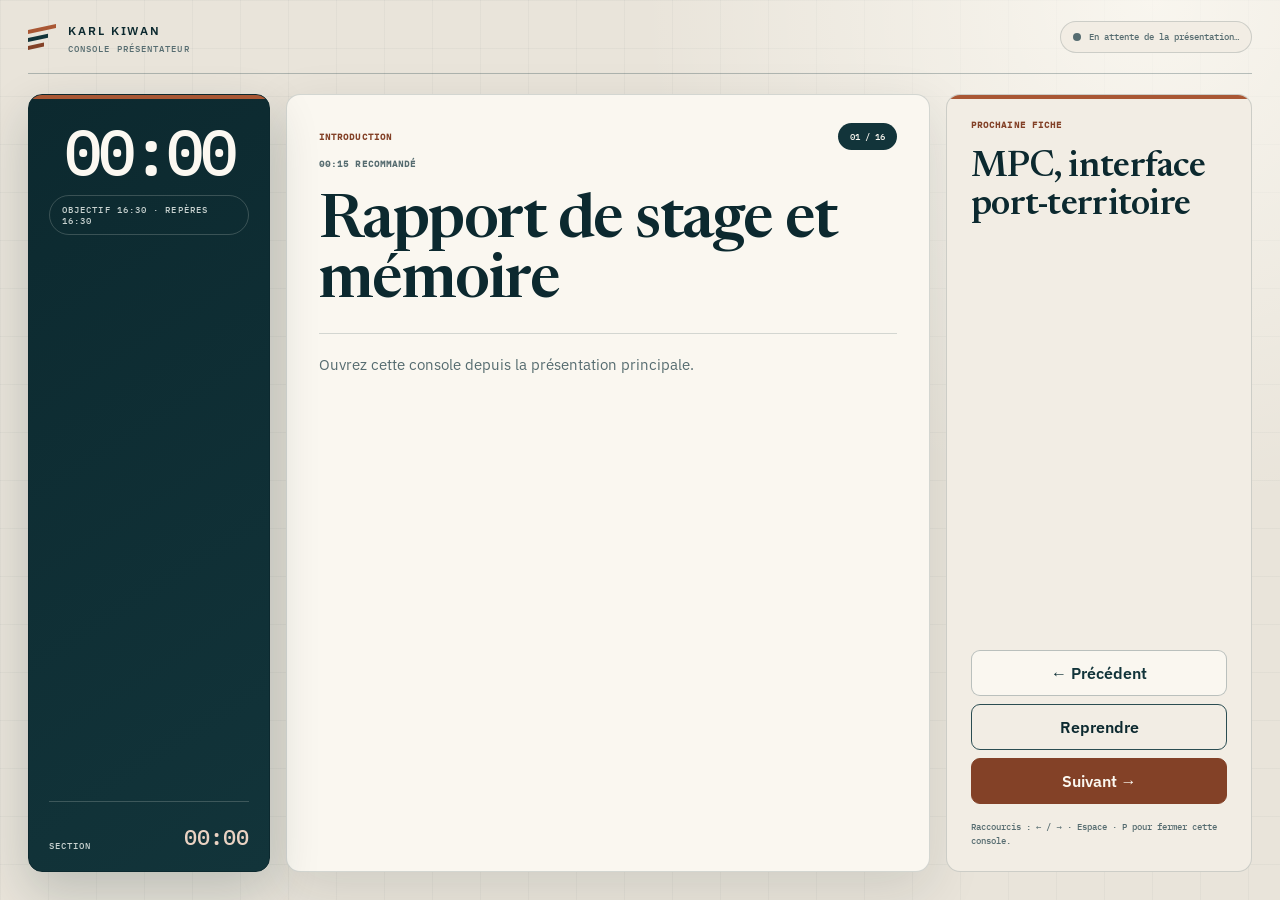
<file: presenter.html>
<!doctype html>
<html lang="fr">
<head>
  <meta charset="utf-8">
  <meta name="viewport" content="width=device-width,initial-scale=1">
  <meta name="theme-color" content="#e9e4da">
  <title>Console présentateur — Karl Kiwan</title>
  <link rel="stylesheet" href="presenter.css">
</head>
<body>
  <header>
    <div class="brand"><span><i></i><i></i><i></i></span><div><strong>KARL KIWAN</strong><small>CONSOLE PRÉSENTATEUR</small></div></div>
    <div class="connection" id="connection"><i></i> En attente de la présentation…</div>
  </header>

  <main>
    <section class="clock-panel">
      <div class="clock" id="mainClock">00:00</div>
      <div class="target" id="targetClock">OBJECTIF 16:30 · REPÈRES 16:30</div>
      <div class="section-clock"><span>SECTION</span><strong id="sectionClock">00:00</strong></div>
    </section>

    <section class="current-panel">
      <div class="current-meta"><span id="currentSection">INTRODUCTION</span><b id="currentCount">01 / 16</b><small id="currentDuration">00:15 recommandé</small></div>
      <h1 id="currentTitle">Rapport de stage et mémoire</h1>
      <div class="notes" id="currentNotes"><p>Ouvrez cette console depuis la présentation principale.</p></div>
      <div class="cue" id="currentCue"></div>
    </section>

    <aside class="next-panel">
      <small>PROCHAINE FICHE</small>
      <strong id="nextTitle">MPC, interface port-territoire</strong>
      <div class="controls">
        <button type="button" data-command="prev">← Précédent</button>
        <button type="button" class="timer-control" data-command="timer" id="timerControl">Reprendre</button>
        <button type="button" class="next-control" data-command="next">Suivant →</button>
      </div>
      <p>Raccourcis : ← / → · Espace · P pour fermer cette console.</p>
    </aside>
  </main>

  <script src="presenter.js"></script>
</body>
</html>
</file>
<file: styles.css>
@font-face{font-family:Fraunces;src:url("assets/fraunces-variable.woff2") format("woff2");font-weight:100 900;font-display:swap}
@font-face{font-family:"IBM Plex Sans";src:url("assets/ibm-plex-sans-400.woff2") format("woff2");font-weight:400;font-display:swap}
@font-face{font-family:"IBM Plex Sans";src:url("assets/ibm-plex-sans-600.woff2") format("woff2");font-weight:600;font-display:swap}
@font-face{font-family:"IBM Plex Sans";src:url("assets/ibm-plex-sans-700.woff2") format("woff2");font-weight:700;font-display:swap}
@font-face{font-family:"IBM Plex Mono";src:url("assets/ibm-plex-mono-500.woff2") format("woff2");font-weight:500;font-display:swap}

:root{
  --navy:#061722;
  --navy-2:#092330;
  --navy-3:#0e2a3a;
  --ink:#102131;
  --paper:#f3ebdd;
  --paper-2:#fffaf0;
  --blue:#4b8df8;
  --cyan:#36c8db;
  --lime:#b7dd43;
  --coral:#ff704d;
  --sand:#d7c6a7;
  --white:#f8fbfc;
  --muted:#9ab1bd;
  --line:rgba(205,230,239,.16);
  --topbar:68px;
  --bottombar:70px;
  --ease:cubic-bezier(.22,.78,.24,1);
}

*{box-sizing:border-box}
html,body{height:100%;margin:0;background:var(--navy);color:var(--white);font-family:"IBM Plex Sans",sans-serif;overflow:hidden}
button,a,input{font:inherit}
button{color:inherit}
button:focus-visible,a:focus-visible,input:focus-visible{outline:3px solid var(--lime);outline-offset:4px}
button{border:0}
a{color:inherit;text-decoration:none}
img{display:block;max-width:100%}
svg{fill:none;stroke:currentColor;stroke-width:1.8;stroke-linecap:round;stroke-linejoin:round}
::selection{background:var(--lime);color:var(--ink)}

.skip-link{position:fixed;left:16px;top:-80px;z-index:9999;background:var(--paper);color:var(--ink);padding:12px 18px;border-radius:8px;transition:top .2s}
.skip-link:focus{top:12px}

.app{height:100dvh;min-height:100%;background:
  radial-gradient(circle at 82% 12%,rgba(54,200,219,.09),transparent 28%),
  linear-gradient(145deg,var(--navy),#041118 72%);position:relative;isolation:isolate}
.app::before{content:"";position:fixed;inset:0;pointer-events:none;opacity:.22;background-image:
  linear-gradient(rgba(255,255,255,.024) 1px,transparent 1px),
  linear-gradient(90deg,rgba(255,255,255,.024) 1px,transparent 1px);background-size:54px 54px;mask-image:linear-gradient(to bottom,black,transparent 84%)}

.topbar{height:var(--topbar);display:grid;grid-template-columns:minmax(220px,300px) 1fr auto;align-items:center;gap:24px;padding:0 26px;border-bottom:1px solid var(--line);background:rgba(3,15,22,.88);backdrop-filter:blur(20px);position:relative;z-index:100}
.brand{display:flex;align-items:center;gap:12px;background:none;padding:6px 0;cursor:pointer;text-align:left}
.brand-mark{display:grid;gap:3px;width:30px;transform:skewY(-12deg)}
.brand-mark i{height:5px;background:var(--cyan);border-radius:1px}.brand-mark i:nth-child(2){width:23px;background:var(--blue)}.brand-mark i:nth-child(3){width:16px;background:var(--lime)}
.brand strong{font-size:13px;letter-spacing:.16em}.brand small{display:block;margin-top:2px;font:500 9px/1 "IBM Plex Mono";color:var(--muted);letter-spacing:.08em}
.top-actions{display:flex;align-items:center;gap:7px}
.icon-button{width:39px;height:39px;border-radius:10px;background:transparent;display:grid;place-items:center;cursor:pointer;transition:background .2s,color .2s,transform .2s}
.icon-button:hover{background:rgba(255,255,255,.08);color:var(--cyan);transform:translateY(-1px)}
.icon-button svg{width:19px;height:19px}.icon-button:last-child{font-size:24px}
.timer{height:40px;padding:0 13px;border:1px solid var(--line);border-radius:10px;background:rgba(255,255,255,.035);display:flex;align-items:baseline;gap:5px;cursor:pointer;font-family:"IBM Plex Mono";font-weight:500;font-variant-numeric:tabular-nums}
.timer-status{width:7px;height:7px;border-radius:50%;background:#54717e;margin-right:3px;align-self:center;transition:background .2s,box-shadow .2s}
.timer.is-running .timer-status{background:var(--lime);box-shadow:0 0 10px var(--lime)}
.timer.is-warning{border-color:rgba(255,190,90,.55);color:#ffd27c}.timer.is-over{border-color:rgba(255,112,77,.6);color:#ff9b82}.timer.is-over .timer-status{background:var(--coral);box-shadow:0 0 10px var(--coral)}
.timer small{color:var(--muted);font-size:10px}

.route-progress{display:flex;height:28px;align-items:center;justify-content:center;max-width:720px;margin:auto;width:100%}
.progress-dot{height:3px;flex:1;background:rgba(255,255,255,.12);position:relative;cursor:pointer;transition:background .25s}
.progress-dot::after{content:"";position:absolute;width:6px;height:6px;border-radius:50%;background:#536b76;right:-3px;top:-1.5px;transition:transform .25s,background .25s,box-shadow .25s}
.progress-dot.is-past{background:var(--cyan)}.progress-dot.is-past::after{background:var(--cyan)}
.progress-dot.is-current::after{background:var(--lime);transform:scale(1.8);box-shadow:0 0 10px var(--lime)}

.slides{height:calc(100dvh - var(--topbar) - var(--bottombar));position:relative;overflow:hidden}
.slide{position:absolute;inset:0;opacity:0;visibility:hidden;pointer-events:none;transform:translate3d(44px,0,0) scale(.985);transition:opacity .34s ease,transform .42s var(--ease),visibility .42s;background:transparent;overflow:auto;overscroll-behavior:contain}
.slide::before{content:"";position:absolute;inset:0;pointer-events:none;background:
  radial-gradient(circle at 86% 18%,rgba(54,200,219,.06),transparent 28%),
  repeating-radial-gradient(circle at 12% 110%,transparent 0 88px,rgba(255,255,255,.026) 89px 90px);opacity:.8}
.slide.is-active{opacity:1;visibility:visible;pointer-events:auto;transform:none;z-index:2}
.slide.was-before{transform:translate3d(-44px,0,0) scale(.985)}
.slide[aria-hidden="true"]{display:none}
.slide[aria-hidden="false"]{display:block}
.slide-inner{width:min(1640px,92vw);min-height:100%;margin:0 auto;padding:clamp(52px,6.2vh,86px) 0 clamp(40px,5vh,72px);position:relative;z-index:1}
.eyebrow{font:600 clamp(10px,1vw,14px)/1.2 "IBM Plex Mono";letter-spacing:.15em;text-transform:uppercase;color:var(--cyan);margin:0 0 18px}
h1,h2,h3,p,blockquote{margin-top:0}
h1,h2{font-family:Fraunces,serif;font-variation-settings:"opsz" 110;letter-spacing:-.038em}
h2{font-size:clamp(42px,5.2vw,80px);line-height:.98;margin-bottom:26px;font-weight:620}
h2 em,h1 em{font-weight:340;color:var(--lime)}
p{font-size:clamp(16px,1.45vw,23px);line-height:1.5;color:#c0d0d7}
.section-tab{position:absolute;z-index:5;top:18px;left:4vw;padding:10px 16px 9px;border-radius:9px 9px 2px 2px;font:600 11px/1 "IBM Plex Mono";letter-spacing:.1em;color:var(--ink);box-shadow:0 8px 28px rgba(0,0,0,.18)}
.section-tab span{opacity:.58;margin-left:14px}.memory-tab{background:var(--lime)}.structure-tab{background:var(--cyan)}.mission-tab{background:#ffad5d}

.primary-button{display:inline-flex;align-items:center;justify-content:center;gap:15px;padding:14px 19px;border-radius:11px;background:var(--lime);color:var(--ink);font-weight:700;cursor:pointer;box-shadow:0 13px 35px rgba(183,221,67,.17);transition:transform .2s var(--ease),box-shadow .2s,background .2s}
.primary-button:hover{transform:translateY(-3px);box-shadow:0 18px 44px rgba(183,221,67,.25);background:#c8ea65}
.primary-button svg{width:20px}.primary-button span{font:500 11px "IBM Plex Mono";padding-left:8px;border-left:1px solid rgba(16,33,49,.25)}
.text-button{background:none;color:var(--cyan);padding:10px 2px;font-weight:600;cursor:pointer;border-bottom:1px solid transparent}.text-button:hover{border-bottom-color:currentColor}
.source-note,.method-note{font:500 10px/1.4 "IBM Plex Mono";color:#708b97;letter-spacing:.03em}
.visual-card{position:relative;border:1px solid var(--line);background:rgba(255,255,255,.04);border-radius:18px;padding:12px;box-shadow:0 30px 60px rgba(0,0,0,.24)}
.visual-card img{width:100%;height:100%;object-fit:contain;border-radius:10px;background:#fff}
.zoom-button{position:absolute;right:22px;bottom:22px;background:rgba(4,18,26,.88);color:#e9f6fa;border:1px solid rgba(255,255,255,.2);border-radius:999px;padding:8px 12px;font-size:11px;font-weight:700;cursor:pointer;backdrop-filter:blur(10px)}

.intro-slide{background:#041118}
.cover-image{position:absolute;inset:13% 0 0 36%;background:url("assets/cover.jpg") center 66%/cover no-repeat;filter:saturate(.85) contrast(1.06)}
.intro-wash{position:absolute;inset:0;background:linear-gradient(90deg,#041118 0%,rgba(4,17,24,.97) 35%,rgba(4,17,24,.58) 57%,rgba(4,17,24,.06) 79%),linear-gradient(0deg,#041118 0%,transparent 35%),linear-gradient(180deg,#041118 0%,transparent 28%)}
.intro-content{display:flex;flex-direction:column;align-items:flex-start;justify-content:center;padding-top:3vh}
.intro-content h1{font-size:clamp(74px,9vw,146px);line-height:.78;margin:0 0 38px;max-width:860px;font-weight:660}
.intro-content h1 em{display:inline-block;margin-left:clamp(32px,5vw,90px)}
.intro-lead{font-size:clamp(18px,1.8vw,28px);line-height:1.35;color:#d7e1e5;margin-bottom:30px}
.intro-meta{display:flex;gap:45px;margin-bottom:30px}.intro-meta div{padding-left:13px;border-left:2px solid var(--cyan)}.intro-meta small{display:block;font:500 9px "IBM Plex Mono";color:var(--muted);letter-spacing:.12em;margin-bottom:7px}.intro-meta strong{font-size:15px}
.coordinate-stamp{position:absolute;right:24px;bottom:20px;font:500 10px/1.6 "IBM Plex Mono";color:rgba(255,255,255,.52);letter-spacing:.12em;text-align:right}

.desk-layout{display:grid;grid-template-columns:.72fr 1.65fr;gap:5vw;align-content:center}
.desk-heading h2{font-size:clamp(54px,6vw,92px)}.desk-heading>p:last-child{max-width:520px}
.folders{display:grid;grid-template-columns:repeat(3,1fr);gap:clamp(12px,1.6vw,26px);align-items:end;perspective:1100px}
.folder{position:relative;height:clamp(290px,43vh,465px);background:transparent;text-align:left;cursor:pointer;padding:0;transition:transform .3s var(--ease),filter .3s}
.folder:hover{transform:translateY(-13px) rotateX(2deg)}
.folder-tab{position:absolute;top:0;left:0;height:55px;width:58%;border-radius:12px 12px 0 0;padding:16px;font:600 10px "IBM Plex Mono";letter-spacing:.1em;color:var(--ink)}
.folder-paper{position:absolute;inset:40px 0 0;border-radius:5px 14px 14px 14px;padding:34px 25px;display:flex;flex-direction:column;color:var(--ink);box-shadow:0 26px 55px rgba(0,0,0,.28);overflow:hidden}
.folder-paper::after{content:"";position:absolute;inset:0;background:repeating-linear-gradient(0deg,transparent 0 31px,rgba(16,33,49,.06) 32px);pointer-events:none}
.folder-paper small,.folder-paper strong,.folder-paper span,.folder-paper b{position:relative;z-index:1}
.folder-paper small{font:600 10px "IBM Plex Mono";letter-spacing:.1em;margin-bottom:20px;opacity:.62}.folder-paper strong{font:600 clamp(29px,2.6vw,46px)/1 Fraunces;margin-bottom:17px}.folder-paper span{font-size:14px;line-height:1.45;max-width:220px}.folder-paper b{margin-top:auto;font:600 13px "IBM Plex Mono";align-self:flex-end;border:1px solid currentColor;border-radius:999px;padding:8px 12px}
.folder-memory .folder-tab,.folder-memory .folder-paper{background:var(--lime)}.folder-structure .folder-tab,.folder-structure .folder-paper{background:var(--cyan)}.folder-missions .folder-tab,.folder-missions .folder-paper{background:#ffad5d}
.folder-structure{transform:translateY(-20px)}.folder-structure:hover{transform:translateY(-33px) rotateX(2deg)}
.route-line{grid-column:1/-1;display:flex;justify-content:space-between;margin-top:3vh;border-top:1px dashed rgba(255,255,255,.28);padding-top:17px;font:500 10px "IBM Plex Mono";color:var(--muted)}
.route-line span{position:relative}.route-line i{position:absolute;width:8px;height:8px;background:var(--navy);border:2px solid var(--cyan);border-radius:50%;top:-22px;left:0}.route-line b{color:var(--white);margin-right:7px}

.split-layout{display:grid;grid-template-columns:.9fr 1.1fr;gap:6vw;align-items:center}
.copy-column blockquote{font:430 clamp(22px,2.3vw,36px)/1.38 Fraunces;border-left:4px solid var(--lime);padding-left:24px;color:var(--paper);max-width:720px}
.balance-card{background:var(--paper);color:var(--ink);padding:clamp(26px,3vw,48px);border-radius:24px;box-shadow:0 30px 80px rgba(0,0,0,.28);transform:rotate(1deg)}
.balance-values{display:flex;height:260px;gap:10px;align-items:stretch;margin-bottom:28px}.balance-side{min-width:24%;padding:25px 20px;display:flex;flex-direction:column;justify-content:flex-end;border-radius:16px;transition:flex .4s var(--ease)}
.balance-side span{font:600 10px "IBM Plex Mono";letter-spacing:.1em}.balance-side strong{font:650 clamp(28px,3.1vw,52px)/1 Fraunces;margin:10px 0}.balance-side small{font-size:13px;line-height:1.35}.economy{flex:1;background:var(--cyan)}.impacts{flex:1;background:var(--coral)}
.balance-card label{display:block;font-weight:700;margin-bottom:10px}.balance-card input{width:100%;accent-color:var(--ink)}.balance-card>p{color:var(--ink);font-size:15px;margin:15px 0 7px}.balance-card .method-note{color:#66737c}

.evidence-layout{display:grid;grid-template-columns:1.15fr .85fr;gap:5vw;align-items:center}.history-visual{height:min(59vh,590px)}
.evidence-copy h2{font-size:clamp(44px,4.6vw,72px)}
.fact-stack{display:grid;gap:11px}.fact-stack article{display:grid;grid-template-columns:130px 1fr;align-items:center;padding:16px 18px;border:1px solid var(--line);border-radius:13px;background:rgba(255,255,255,.035)}.fact-stack strong{font:650 34px Fraunces;color:var(--lime)}.fact-stack span{font-size:14px;line-height:1.45;color:#cad8de}.fact-stack .caution{border-color:rgba(255,112,77,.35)}.fact-stack .caution strong{color:var(--coral)}

.verdict-layout{display:grid;grid-template-columns:1fr 1fr;gap:2.2vw;align-content:center}.verdict-heading{grid-column:1/-1}.verdict-heading h2{font-size:clamp(46px,5vw,76px)}
.lever-track{display:grid;grid-template-columns:1fr 1fr;gap:10px}.lever{background:rgba(255,255,255,.045);border:1px solid var(--line);border-radius:14px;text-align:left;padding:18px;cursor:pointer;display:grid;grid-template-columns:38px 1fr;transition:background .2s,border .2s,transform .2s}.lever:hover,.lever.is-active{background:rgba(183,221,67,.1);border-color:rgba(183,221,67,.45);transform:translateY(-2px)}.lever span{font:500 11px "IBM Plex Mono";color:var(--lime);grid-row:1/3}.lever strong{font-size:16px}.lever small{font-size:11px;color:var(--muted);margin-top:4px}
.lever-detail{background:var(--paper);color:var(--ink);border-radius:18px;padding:24px;display:grid;gap:16px;box-shadow:0 25px 55px rgba(0,0,0,.22)}.lever-detail div{display:grid;grid-template-columns:110px 1fr;gap:12px;align-items:start}.lever-detail span{font:600 9px "IBM Plex Mono";letter-spacing:.08em;color:#53646f}.lever-detail strong{font-size:16px;line-height:1.35}.lever-detail div+div{border-top:1px solid rgba(16,33,49,.13);padding-top:16px}
.memory-limit{grid-column:1/-1;margin-top:5px;padding:13px 16px;border:1px dashed rgba(255,112,77,.5);border-radius:10px;color:#d8e3e7;font-size:13px}.memory-limit span{font:600 10px "IBM Plex Mono";color:var(--coral);margin-right:11px}

.mpc-intro-layout{display:grid;grid-template-columns:.8fr 1.2fr;gap:4vw;align-items:center}.mpc-title p:last-child{max-width:600px}.stat-orbit{width:min(560px,44vw);aspect-ratio:1;position:relative;margin:auto;border:1px dashed rgba(54,200,219,.28);border-radius:50%;animation:float 6s ease-in-out infinite}.stat-orbit::after{content:"";position:absolute;inset:14%;border:1px solid rgba(255,255,255,.09);border-radius:50%}
.orbit-center{position:absolute;left:50%;top:50%;transform:translate(-50%,-50%);width:31%;aspect-ratio:1;border-radius:50%;background:var(--paper);color:var(--ink);display:grid;place-content:center;text-align:center;z-index:2;box-shadow:0 20px 50px rgba(0,0,0,.25)}.orbit-center strong{font:700 clamp(30px,4vw,58px) Fraunces}.orbit-center span{font-size:11px}
.stat-orbit article{--radius:min(20vw,230px);position:absolute;left:50%;top:50%;transform:translate(-50%,-50%) rotate(var(--angle)) translateX(var(--radius)) rotate(calc(-1 * var(--angle)));width:118px;height:118px;border-radius:50%;background:var(--navy-3);border:1px solid rgba(54,200,219,.35);display:grid;place-content:center;text-align:center;z-index:3}.stat-orbit article strong{font:650 27px Fraunces;color:var(--lime)}.stat-orbit article span{font-size:10px;color:var(--muted)}
.mpc-facts{grid-column:1/-1;display:flex;justify-content:center;gap:10px}.mpc-facts span{border:1px solid var(--line);border-radius:999px;padding:9px 13px;font:500 11px "IBM Plex Mono";color:#c8d8de}
@keyframes float{50%{transform:translateY(-7px)}}

.ecosystem-layout{display:grid;grid-template-columns:.68fr 1.32fr;gap:5vw;align-items:center}.actor-buttons{display:flex;gap:8px;margin-top:30px}.actor-button{background:rgba(255,255,255,.055);border:1px solid var(--line);border-radius:10px;padding:12px 18px;cursor:pointer;font:600 13px "IBM Plex Mono"}.actor-button:hover,.actor-button.is-active{background:var(--cyan);color:var(--ink);border-color:var(--cyan)}
.ecosystem-map{height:min(67vh,670px);position:relative;border:1px solid var(--line);border-radius:28px;background:radial-gradient(circle at 50% 50%,rgba(54,200,219,.08),transparent 45%),rgba(255,255,255,.025);overflow:hidden}
.map-ring{position:absolute;border:1px dashed rgba(255,255,255,.15);border-radius:50%;left:50%;top:50%;transform:translate(-50%,-50%)}.ring-port{width:88%;aspect-ratio:1}.ring-terminal{width:62%;aspect-ratio:1}.ring-territory{width:37%;aspect-ratio:1;border-color:rgba(183,221,67,.27)}
.map-node{position:absolute;border-radius:50%;background:var(--navy-2);border:1px solid rgba(54,200,219,.35);width:126px;height:126px;display:flex;flex-direction:column;align-items:center;justify-content:center;cursor:pointer;box-shadow:0 15px 35px rgba(0,0,0,.25);transition:transform .25s,background .25s,border .25s}.map-node:hover,.map-node.is-active{transform:scale(1.08);background:var(--cyan);color:var(--ink);border-color:var(--cyan)}.map-node strong{font:650 27px Fraunces}.map-node span{font-size:10px}.node-gpmm{left:9%;top:14%}.node-mpct{right:9%;top:18%}.node-mpc{left:20%;bottom:12%}
.actor-detail{position:absolute;right:5%;bottom:8%;width:48%;padding:24px;border-radius:16px;background:var(--paper);color:var(--ink);box-shadow:0 25px 55px rgba(0,0,0,.28)}.actor-detail small{font:600 9px "IBM Plex Mono";color:#61717a;letter-spacing:.1em}.actor-detail strong{display:block;font:620 27px/1.1 Fraunces;margin:12px 0 8px}.actor-detail p{color:#3e4e58;font-size:13px;line-height:1.45;margin:0}

.team-layout{display:grid;grid-template-columns:1.35fr .65fr;gap:4vw;align-items:center}.team-visual{position:relative;border-radius:20px;overflow:hidden;box-shadow:0 32px 70px rgba(0,0,0,.3);background:#fff}.team-visual img{width:100%;aspect-ratio:1.775;object-fit:contain}.team-copy h2{font-size:clamp(42px,4.5vw,70px)}
.axis-list{display:grid;gap:8px}.axis-item{display:grid;grid-template-columns:38px 1fr;align-items:center;text-align:left;background:rgba(255,255,255,.04);border:1px solid var(--line);padding:14px;border-radius:12px;cursor:pointer}.axis-item span{font:500 10px "IBM Plex Mono";color:var(--cyan)}.axis-item strong{font-size:14px}.axis-item:hover,.axis-item.is-active{border-color:rgba(54,200,219,.5);background:rgba(54,200,219,.1)}
.axis-detail{min-height:76px;margin-top:12px;padding:15px;border-left:3px solid var(--cyan);color:#c2d1d7;font-size:13px;line-height:1.45;background:rgba(255,255,255,.025)}
.tutor-note{margin:16px 0 0;font-size:12px!important}.tutor-note span{font:600 9px "IBM Plex Mono";background:var(--lime);color:var(--ink);padding:5px 7px;margin-right:8px}

.role-layout{display:flex;flex-direction:column;justify-content:center}.role-heading{text-align:center}.role-heading h2{font-size:clamp(46px,5.4vw,84px)}
.data-route{display:grid;grid-template-columns:1fr .42fr 1fr .42fr 1fr;align-items:center;margin:4vh 0}.route-node{height:180px;border-radius:18px;padding:24px;border:1px solid var(--line);background:rgba(255,255,255,.035);display:flex;flex-direction:column}.route-node span{font:500 10px "IBM Plex Mono";color:var(--cyan)}.route-node strong{font:620 36px Fraunces;margin:auto 0 5px}.route-node small{font-size:12px;color:var(--muted)}.work-node{background:var(--paper);color:var(--ink);transform:translateY(-8px);box-shadow:0 22px 50px rgba(0,0,0,.25)}.work-node span{color:#1e7885}.work-node small{color:#5a6a72}.output-node{border-color:rgba(183,221,67,.4)}
.route-arrow{text-align:center;position:relative}.route-arrow i{display:block;height:1px;background:linear-gradient(90deg,var(--cyan),var(--lime));position:relative}.route-arrow i::after{content:"";position:absolute;right:0;top:-4px;border-left:7px solid var(--lime);border-top:4px solid transparent;border-bottom:4px solid transparent}.route-arrow b{font:500 9px "IBM Plex Mono";color:var(--muted)}
.role-bottom{display:grid;grid-template-columns:130px 130px 1fr;gap:12px;align-items:stretch}.role-bottom>div{background:rgba(255,255,255,.04);border:1px solid var(--line);border-radius:12px;display:flex;flex-direction:column;justify-content:center;text-align:center}.role-bottom strong{font:650 36px Fraunces;color:var(--lime)}.role-bottom span{font-size:11px;color:var(--muted)}.role-bottom p{margin:0;border-left:3px solid var(--lime);padding:16px;font-size:16px;background:rgba(183,221,67,.04)}

.mission-desk{display:grid;grid-template-columns:.58fr 1.42fr;gap:4vw;align-items:center}.mission-heading h2{font-size:clamp(48px,5.2vw,80px)}.mission-files{display:grid;grid-template-columns:repeat(3,1fr);gap:14px}.mission-file{height:min(52vh,520px);background:var(--paper);color:var(--ink);border-radius:5px 14px 14px 5px;padding:27px 22px;text-align:left;display:flex;flex-direction:column;cursor:pointer;box-shadow:0 28px 60px rgba(0,0,0,.25);transition:transform .3s var(--ease),background .3s;position:relative;overflow:hidden}.mission-file::after{content:"";position:absolute;left:15px;top:0;bottom:0;border-left:1px dashed rgba(16,33,49,.18)}.mission-file:hover{transform:translateY(-12px) rotate(-1deg);background:#fff8e9}.mission-file.featured{transform:translateY(-22px);background:#ffbd77}.mission-file.featured:hover{transform:translateY(-34px) rotate(1deg)}.mission-file span{font:600 10px "IBM Plex Mono";letter-spacing:.12em;opacity:.6;padding-left:12px}.mission-file strong{font:630 clamp(31px,2.7vw,48px)/1 Fraunces;margin:auto 0 14px;padding-left:12px}.mission-file small{font-size:14px;line-height:1.45;padding-left:12px}.mission-file b{font:600 9px "IBM Plex Mono";align-self:flex-end;margin-top:auto;border:1px solid currentColor;border-radius:999px;padding:7px 9px}

.pipeline-layout{display:grid;grid-template-columns:.65fr 1.35fr;gap:4vw;align-items:center}.pipeline-heading h2{font-size:clamp(44px,4.6vw,70px)}.pipeline-heading>p:last-child{font-size:16px;max-width:600px}.pipeline{display:grid;grid-template-columns:repeat(4,1fr);gap:9px;align-self:end}.pipeline article{min-height:190px;padding:18px;border:1px solid var(--line);border-radius:14px;background:rgba(255,255,255,.04);display:flex;flex-direction:column;position:relative}.pipeline article:not(:last-child)::after{content:"→";position:absolute;right:-17px;top:50%;z-index:2;color:var(--lime);font-size:19px}.pipeline span{font:500 10px "IBM Plex Mono";color:var(--cyan)}.pipeline strong{font:620 25px Fraunces;margin:auto 0 7px}.pipeline small{font-size:11px;color:var(--muted)}
.route-proof{grid-column:1/-1;background:var(--paper);color:var(--ink);border-radius:15px;padding:16px;display:grid;grid-template-columns:1.5fr 1fr;align-items:center;gap:20px}.route-proof img{width:100%;height:82px;object-fit:contain}.route-proof p{margin:0;color:#394a54;font-size:13px}

.results-layout{display:grid;grid-template-columns:.8fr 1.2fr;gap:4vw;align-items:center}.result-copy h2{font-size:clamp(42px,4.4vw,68px)}.result-kpis{display:grid;gap:9px}.result-kpis article{padding:14px 16px;border:1px solid var(--line);border-radius:12px;background:rgba(255,255,255,.035);display:grid;grid-template-columns:1fr auto;align-items:end}.result-kpis small{font:600 9px "IBM Plex Mono";letter-spacing:.08em;color:var(--muted)}.result-kpis strong{font:650 29px Fraunces;color:var(--lime);grid-column:1}.result-kpis span{font-size:11px;color:#bed0d6;grid-column:2;grid-row:1/3;align-self:center}.limit-stamp{margin-top:13px;border:1px dashed rgba(255,112,77,.45);border-radius:10px;padding:12px;font-size:12px;line-height:1.4;color:#c8d7dc}.limit-stamp span{font:600 9px "IBM Plex Mono";color:var(--coral);margin-right:8px}.result-visual{height:min(61vh,610px)}

.field-layout{display:grid;grid-template-columns:1.13fr .87fr;gap:4vw;align-items:center}.field-image{height:min(61vh,610px)}.field-copy h2{font-size:clamp(43px,4.6vw,72px)}.field-steps{list-style:none;padding:0;display:grid;gap:8px}.field-steps li{display:flex;gap:14px;align-items:center;border-bottom:1px solid var(--line);padding:10px 0}.field-steps>li>span{font:500 10px "IBM Plex Mono";color:var(--cyan)}.field-steps strong{display:block;font-size:14px}.field-steps small{font-size:11px;color:var(--muted)}.count-proof{display:grid;grid-template-columns:auto auto auto;gap:10px;align-items:center;width:max-content;margin-top:19px;background:var(--paper);color:var(--ink);padding:13px 16px;border-radius:12px}.count-proof strong{font:650 28px Fraunces}.count-proof>span{font:500 10px "IBM Plex Mono"}.count-proof small{grid-column:1/-1;font-size:10px;color:#5a6870}

.model-layout{display:grid;grid-template-columns:.65fr 1.35fr;gap:3vw;align-items:center}.model-heading h2{font-size:clamp(42px,4.4vw,70px)}.coefficient-chart{height:min(45vh,430px);display:flex;align-items:flex-end;gap:clamp(18px,3vw,52px);padding:20px 38px 0;border-left:1px solid var(--line);border-bottom:1px solid var(--line)}.coefficient-chart article{flex:1;text-align:center;height:100%;display:flex;flex-direction:column;justify-content:flex-end}.coefficient-chart article>div{height:var(--value);min-height:90px;border-radius:13px 13px 0 0;background:linear-gradient(180deg,var(--lime),#639532);position:relative;transform-origin:bottom;animation:growBar 1s var(--ease) both}.coefficient-chart article:nth-child(2)>div{background:linear-gradient(180deg,var(--cyan),#24798e)}.coefficient-chart article:nth-child(3)>div{background:linear-gradient(180deg,#ffad5d,#bc6234)}.coefficient-chart span{position:absolute;top:15px;left:0;right:0;font:650 clamp(20px,2.4vw,36px) Fraunces;color:var(--ink)}.coefficient-chart strong{font-size:13px;padding:12px 0;color:#d7e2e6}@keyframes growBar{from{transform:scaleY(0)}}
.quality-strip{grid-column:1/-1;display:grid;grid-template-columns:repeat(3,.8fr) 1.6fr;gap:8px}.quality-strip article,.quality-strip p{border:1px solid var(--line);border-radius:12px;padding:13px 15px;background:rgba(255,255,255,.035);margin:0}.quality-strip small{font:500 8px "IBM Plex Mono";color:var(--muted);display:block}.quality-strip strong{font:620 21px Fraunces;color:var(--lime);display:block}.quality-strip span{font-size:10px;color:var(--muted)}.quality-strip p{font-size:11px;line-height:1.4;color:#c7d6dc;border-color:rgba(255,112,77,.3)}.quality-strip p span{color:var(--coral);font:600 9px "IBM Plex Mono";margin-right:7px}

.demo-layout{display:grid;grid-template-columns:.48fr 1.52fr;gap:3vw;align-items:center}.demo-copy h2{font-size:clamp(44px,4.7vw,72px)}.demo-kpis{display:flex;gap:8px;flex-wrap:wrap;margin-bottom:17px}.demo-kpis span{border:1px solid var(--line);border-radius:10px;padding:9px 11px;font-size:11px}.demo-kpis strong{font:650 20px Fraunces;color:var(--lime);margin-right:4px}.demo-copy ol{padding-left:20px;color:#c8d7dc;font-size:13px;line-height:1.55}.demo-copy .primary-button{width:100%;margin-top:8px}.demo-copy .text-button{width:100%;margin-top:5px}.offline-note{font:500 9px/1.4 "IBM Plex Mono"!important;color:var(--muted)!important;margin-top:11px}.offline-note i{display:inline-block;width:7px;height:7px;border-radius:50%;background:var(--lime);box-shadow:0 0 8px var(--lime);margin-right:6px}
.demo-window{height:min(68vh,680px);border:1px solid rgba(54,200,219,.32);border-radius:16px;overflow:hidden;background:#050b17;box-shadow:0 35px 80px rgba(0,0,0,.4);position:relative}.window-bar{height:34px;display:flex;align-items:center;gap:6px;padding:0 12px;background:#0b1c27;border-bottom:1px solid var(--line)}.window-bar span{width:8px;height:8px;border-radius:50%;background:var(--coral)}.window-bar span:nth-child(2){background:#ffcc68}.window-bar span:nth-child(3){background:var(--lime)}.window-bar b{font:500 9px "IBM Plex Mono";color:var(--muted);margin-left:8px}.demo-window iframe,.demo-fallback{position:absolute;left:0;right:0;bottom:0;top:34px;width:100%;height:calc(100% - 34px);border:0}.demo-fallback{object-fit:cover;object-position:top}.demo-window iframe{opacity:0;background:#050a14;transition:opacity .35s}.demo-window.is-live iframe{opacity:1;z-index:2}.demo-window.is-live .demo-fallback{opacity:0}

.automation-layout{display:grid;grid-template-columns:.72fr 1.28fr;gap:4vw;align-items:center}.automation-copy h2{font-size:clamp(43px,4.6vw,72px)}.before-after{display:grid;grid-template-columns:1fr auto 1fr;gap:12px;align-items:center}.before-after>div{padding:16px;border:1px solid var(--line);border-radius:13px;background:rgba(255,255,255,.035)}.before-after small{font:600 9px "IBM Plex Mono";color:var(--muted)}.before-after strong{font:620 25px Fraunces;color:var(--lime);display:block;margin:7px 0 3px}.before-after span{font-size:10px;color:var(--muted)}.before-after>i{font-style:normal;color:var(--cyan)}.automation-visual{height:min(61vh,610px)}

.finale-slide{background:radial-gradient(circle at 50% 20%,rgba(183,221,67,.1),transparent 38%)}.finale-layout{text-align:center;display:flex;flex-direction:column;align-items:center;justify-content:center}.finale-layout h2{font-size:clamp(58px,7vw,110px)}.impact-words{display:grid;grid-template-columns:repeat(3,1fr);gap:12px;width:min(1100px,100%);text-align:left}.impact-words article{padding:18px;border:1px solid var(--line);border-radius:14px;background:rgba(255,255,255,.035)}.impact-words span{font:500 9px "IBM Plex Mono";color:var(--cyan)}.impact-words strong{font:620 27px Fraunces;display:block;margin:12px 0 5px}.impact-words small{font-size:11px;color:var(--muted)}.skills-line{display:flex;flex-wrap:wrap;justify-content:center;gap:7px;margin:17px 0}.skills-line span{font:500 9px "IBM Plex Mono";border:1px solid var(--line);border-radius:999px;padding:7px 10px;color:#c7d6dc}.finale-layout blockquote{font:400 17px/1.45 Fraunces;color:var(--paper);max-width:1050px;margin:6px auto 14px}.final-actions{display:flex;gap:13px;align-items:center}

.resources-layout{display:grid;grid-template-columns:.55fr 1.45fr;gap:5vw;align-items:center}.resource-grid{display:grid;gap:12px}.resource-card{display:grid;grid-template-columns:64px 1fr auto;gap:18px;align-items:center;padding:18px;text-align:left;background:rgba(255,255,255,.04);border:1px solid var(--line);border-radius:15px;cursor:pointer;transition:transform .2s,border .2s,background .2s}.resource-card:hover{transform:translateX(7px);border-color:rgba(54,200,219,.5);background:rgba(54,200,219,.07)}.file-icon{width:56px;height:68px;border-radius:5px 10px 10px 5px;display:grid;place-items:center;color:var(--ink);font:700 11px "IBM Plex Mono"}.pdf-icon{background:var(--coral)}.app-icon{background:var(--lime)}.csv-icon{background:var(--cyan)}.resource-card small{font:500 9px "IBM Plex Mono";color:var(--muted)}.resource-card strong{font:620 24px Fraunces;display:block;margin:5px 0}.resource-card p{margin:0;font-size:12px}.resource-card>b{font-size:22px;color:var(--cyan)}.resource-footnote{grid-column:1/-1;text-align:center;font:500 10px "IBM Plex Mono";color:var(--muted);margin:0}

.bottom-nav{height:var(--bottombar);display:grid;grid-template-columns:165px 1fr 165px;align-items:center;border-top:1px solid var(--line);background:rgba(3,15,22,.9);backdrop-filter:blur(20px);position:relative;z-index:100}
.bottom-nav>button{height:100%;background:transparent;cursor:pointer;display:flex;align-items:center;justify-content:center;gap:10px;color:var(--muted);transition:background .2s,color .2s}.bottom-nav>button:hover{background:rgba(255,255,255,.045);color:var(--white)}.bottom-nav>button span{font-size:24px}.bottom-nav>button small{font:600 9px "IBM Plex Mono";letter-spacing:.1em}.slide-meta{text-align:center;display:grid;grid-template-columns:1fr auto 1fr;gap:18px;align-items:center}.slide-meta span,.slide-meta small{font:500 9px "IBM Plex Mono";color:var(--muted);letter-spacing:.08em}.slide-meta span{text-align:right}.slide-meta small{text-align:left}.slide-meta strong{font-size:13px}

.notes-panel{position:fixed;right:18px;top:calc(var(--topbar) + 18px);bottom:calc(var(--bottombar) + 18px);width:min(420px,calc(100vw - 36px));z-index:300;background:var(--paper);color:var(--ink);border-radius:18px;box-shadow:0 35px 90px rgba(0,0,0,.45);transform:translateX(calc(100% + 40px));opacity:0;visibility:hidden;transition:transform .36s var(--ease),opacity .25s,visibility .36s;display:grid;grid-template-rows:auto 1fr auto}
.notes-panel.is-open{transform:none;opacity:1;visibility:visible}.notes-panel header{display:flex;align-items:center;justify-content:space-between;padding:19px;border-bottom:1px solid rgba(16,33,49,.13)}.notes-panel header small{font:600 9px "IBM Plex Mono";color:#6f7f87;display:block}.notes-panel header strong{font:620 22px Fraunces}.notes-panel .icon-button{color:var(--ink);font-size:23px}.notes-body{padding:20px;overflow:auto}.notes-body ul{padding-left:19px;margin:0}.notes-body li{margin-bottom:12px;font-size:14px;line-height:1.45}.notes-body .oral-cue{margin-top:20px;padding:13px;border-left:3px solid var(--coral);background:rgba(255,112,77,.08);font-size:13px;line-height:1.45}.notes-panel footer{display:flex;justify-content:space-between;padding:14px 19px;border-top:1px solid rgba(16,33,49,.13);font:500 9px "IBM Plex Mono";color:#607079}

.modal{position:fixed;inset:0;z-index:500;background:rgba(0,8,12,.78);backdrop-filter:blur(18px);display:grid;place-items:center;padding:30px;opacity:0;visibility:hidden;transition:opacity .22s,visibility .22s}.modal.is-open{opacity:1;visibility:visible}.modal-card{width:min(1100px,94vw);max-height:88vh;background:var(--navy-2);border:1px solid var(--line);border-radius:22px;box-shadow:0 40px 100px rgba(0,0,0,.45);overflow:hidden}.modal-card>header{display:flex;align-items:center;justify-content:space-between;padding:22px 24px;border-bottom:1px solid var(--line)}.modal-card>header small{font:600 9px "IBM Plex Mono";color:var(--cyan);letter-spacing:.12em}.modal-card>header h2{font-size:34px;margin:4px 0 0}.overview-grid{display:grid;grid-template-columns:repeat(4,1fr);gap:9px;padding:18px;max-height:70vh;overflow:auto}.overview-item{min-height:112px;border:1px solid var(--line);border-radius:12px;background:rgba(255,255,255,.035);text-align:left;padding:13px;cursor:pointer;display:flex;flex-direction:column}.overview-item:hover,.overview-item.is-current{border-color:var(--cyan);background:rgba(54,200,219,.08)}.overview-item span{font:500 8px "IBM Plex Mono";color:var(--muted)}.overview-item strong{font:620 17px/1.15 Fraunces;margin:auto 0 6px}.overview-item small{font-size:9px;color:var(--cyan)}
.shortcut-grid{display:grid;grid-template-columns:1fr 1fr;gap:0;padding:15px 24px}.shortcut-grid>span{display:flex;align-items:center;gap:8px;border-bottom:1px solid var(--line);padding:13px 5px}.shortcut-grid b{font-size:12px;margin-left:auto;color:#c9d7dc}kbd{font:600 10px "IBM Plex Mono";min-width:28px;text-align:center;padding:5px 7px;border-radius:6px;background:var(--paper);color:var(--ink);box-shadow:0 2px 0 var(--sand)}.timer-settings{display:flex;align-items:center;gap:8px;padding:18px 24px}.timer-settings span{font-size:12px;margin-right:auto}.timer-settings button{border:1px solid var(--line);border-radius:9px;background:transparent;padding:8px 11px;cursor:pointer;font:500 10px "IBM Plex Mono"}.timer-settings button.is-active{background:var(--lime);color:var(--ink);border-color:var(--lime)}
.image-modal{padding:35px}.image-modal img{max-width:94vw;max-height:90vh;object-fit:contain;background:white;border-radius:10px;box-shadow:0 35px 100px rgba(0,0,0,.5)}.image-close{position:fixed;top:16px;right:18px;width:45px;height:45px;border-radius:50%;background:var(--paper);color:var(--ink);font-size:26px;cursor:pointer;z-index:2}
.toast{position:fixed;left:50%;bottom:calc(var(--bottombar) + 18px);transform:translate(-50%,20px);z-index:700;background:var(--paper);color:var(--ink);padding:11px 16px;border-radius:999px;font-size:12px;font-weight:600;box-shadow:0 14px 45px rgba(0,0,0,.3);opacity:0;visibility:hidden;transition:.25s}.toast.is-visible{opacity:1;visibility:visible;transform:translate(-50%,0)}

@media(max-width:1100px){
  :root{--topbar:60px;--bottombar:62px}.topbar{grid-template-columns:200px 1fr auto;padding:0 15px;gap:12px}.route-progress{display:none}.icon-button{width:35px;height:35px}.top-actions .icon-button:nth-of-type(2),.top-actions .icon-button:nth-of-type(3){display:none}
  .slide-inner{width:94vw;padding-top:58px}.desk-layout,.mpc-intro-layout,.ecosystem-layout,.team-layout,.role-layout,.mission-desk,.pipeline-layout,.results-layout,.field-layout,.model-layout,.demo-layout,.automation-layout,.resources-layout{gap:3vw}
  .folders{gap:9px}.folder-paper{padding:27px 17px}.stat-orbit article{width:94px;height:94px}.actor-detail{width:55%}.mission-file{padding:22px 16px}.overview-grid{grid-template-columns:repeat(3,1fr)}
}

@media(max-width:820px){
  html,body{overflow:auto}.app{min-height:100dvh;height:auto}.topbar{position:sticky;top:0;grid-template-columns:1fr auto}.brand small,.timer small,.top-actions .icon-button:not(:last-child){display:none}.slides{height:calc(100dvh - var(--topbar) - var(--bottombar))}.slide-inner{padding:70px 0 45px}
  .split-layout,.evidence-layout,.verdict-layout,.mpc-intro-layout,.ecosystem-layout,.team-layout,.mission-desk,.pipeline-layout,.results-layout,.field-layout,.model-layout,.demo-layout,.automation-layout,.resources-layout{grid-template-columns:1fr;align-content:start}.slide{overflow-y:auto}.section-tab{left:3vw}
  h2{font-size:clamp(38px,10vw,58px)}.folders,.mission-files{grid-template-columns:1fr}.folder{height:180px}.folder-structure{transform:none}.folder-structure:hover{transform:translateY(-8px)}.folder-paper{inset:33px 0 0}.folder-paper strong{font-size:29px}.route-line{display:none}.desk-layout{grid-template-columns:1fr}.desk-heading p{font-size:16px}
  .balance-values{height:190px}.history-visual,.result-visual,.field-image,.automation-visual{height:360px}.lever-track{grid-template-columns:1fr}.verdict-layout{display:block}.lever-detail,.memory-limit{margin-top:12px}
  .stat-orbit{width:min(86vw,480px)}.stat-orbit article{--radius:min(38vw,190px);width:86px;height:86px}.mpc-facts{flex-wrap:wrap}.ecosystem-map{height:550px}.team-layout{display:block}.team-visual{margin-bottom:20px}.data-route{grid-template-columns:1fr;gap:8px}.route-arrow{transform:rotate(90deg);width:50px;margin:auto}.role-bottom{grid-template-columns:1fr 1fr}.role-bottom p{grid-column:1/-1}.mission-file,.mission-file.featured{height:210px;transform:none}.pipeline{grid-template-columns:1fr 1fr}.pipeline article:not(:last-child)::after{display:none}.route-proof{grid-template-columns:1fr}.result-kpis span{grid-column:1;grid-row:auto}.quality-strip{grid-template-columns:1fr 1fr}.quality-strip p{grid-column:1/-1}.demo-window{height:500px}.impact-words{grid-template-columns:1fr}.finale-layout{justify-content:flex-start}.resource-footnote{grid-column:auto}.bottom-nav{grid-template-columns:65px 1fr 65px}.bottom-nav>button small{display:none}.slide-meta{grid-template-columns:1fr}.slide-meta span,.slide-meta small{display:none}.overview-grid{grid-template-columns:1fr 1fr}.shortcut-grid{grid-template-columns:1fr}
}

@media(max-height:820px) and (min-width:821px){
  .slide-inner{padding-top:50px;padding-bottom:24px}h2{margin-bottom:14px}.intro-content h1{font-size:82px}.folder{height:330px}.stat-orbit{width:420px}.ecosystem-map{height:520px}.team-visual img{max-height:410px}.pipeline article{min-height:140px}.result-visual,.field-image,.automation-visual{height:470px}
  .demo-copy .eyebrow{margin-bottom:8px}.demo-copy h2{font-size:52px;line-height:.9;margin-bottom:12px}.demo-kpis{margin-bottom:8px}.demo-kpis span{padding:6px 9px}.demo-copy ol{line-height:1.4;margin:7px 0}.demo-copy .primary-button{padding:11px 16px;margin-top:2px}.demo-copy .text-button{padding:6px 2px;margin-top:2px}.offline-note{margin:4px 0 0}.demo-window{height:490px}
}

@media(prefers-reduced-motion:reduce){
  *,*::before,*::after{animation-duration:.001ms!important;animation-iteration-count:1!important;scroll-behavior:auto!important;transition-duration:.001ms!important}
}
</file>
<file: styles-v2.css>
@font-face{font-family:Newsreader;src:url("assets/newsreader-variable.woff2") format("woff2");font-weight:300 700;font-display:swap}

:root{
  --navy:#071820;
  --navy-2:#102731;
  --navy-3:#16323a;
  --ink:#0b2027;
  --paper:#f1eee6;
  --paper-2:#faf7ef;
  --blue:#4e9fa6;
  --cyan:#67adb0;
  --lime:#d49a57;
  --coral:#c86f4c;
  --sand:#cfc5b3;
  --white:#f3f5f3;
  --muted:#a7b5b9;
  --line:rgba(215,228,229,.16);
  --topbar:56px;
  --bottombar:54px;
  --ease:cubic-bezier(.22,1,.36,1);
  --fast:160ms;
  --state:200ms;
  --reveal:260ms;
}

html,body{background:var(--navy);font-family:"IBM Plex Sans",sans-serif;font-feature-settings:"kern","liga","tnum";font-synthesis:none;text-rendering:optimizeLegibility;-webkit-font-smoothing:antialiased;color:var(--white)}
body::after{content:"";position:fixed;inset:0;pointer-events:none;z-index:900;opacity:.022;background-image:url("data:image/svg+xml,%3Csvg xmlns='http://www.w3.org/2000/svg' width='140' height='140'%3E%3Cfilter id='n'%3E%3CfeTurbulence type='fractalNoise' baseFrequency='.82' numOctaves='3' stitchTiles='stitch'/%3E%3C/filter%3E%3Crect width='100%25' height='100%25' filter='url(%23n)'/%3E%3C/svg%3E")}
button:focus-visible,a:focus-visible,input:focus-visible{outline:2px solid #f0c88e;outline-offset:3px}
::selection{background:#d49a57;color:var(--ink)}

.app{background:var(--navy);isolation:isolate}
.app::before{opacity:.34;background-image:linear-gradient(rgba(255,255,255,.018) 1px,transparent 1px),linear-gradient(90deg,rgba(255,255,255,.018) 1px,transparent 1px);background-size:48px 48px;mask-image:linear-gradient(to bottom,black 0 72%,transparent 100%)}
.app::after{content:"";position:fixed;left:0;right:0;top:var(--topbar);height:1px;background:linear-gradient(90deg,transparent 4%,rgba(103,173,176,.5) 22%,rgba(103,173,176,.12) 70%,transparent);pointer-events:none;z-index:80}

.topbar{height:var(--topbar);grid-template-columns:minmax(210px,260px) 1fr auto;padding:0 20px;gap:20px;background:#051319;border-bottom:0;backdrop-filter:none;-webkit-backdrop-filter:none}
.brand{gap:11px;min-height:44px}
.brand-mark{width:28px;gap:4px;transform:none}
.brand-mark i{height:2px!important;border-radius:0;background:#67adb0!important}.brand-mark i:nth-child(2){width:20px;margin-left:5px;background:#d49a57!important}.brand-mark i:nth-child(3){width:12px;margin-left:10px;background:#c86f4c!important}
.brand strong{font-size:12px;letter-spacing:.14em}.brand small{font-size:8px;letter-spacing:.13em;color:#82979d}
.top-actions{display:flex;align-items:center;gap:4px}.icon-button{width:44px;height:44px;border-radius:4px;transition:background var(--fast) var(--ease),color var(--fast) var(--ease),transform var(--fast) var(--ease)}
.icon-button:hover{background:rgba(255,255,255,.055);color:#f0c88e;transform:translateY(-1px)}
.timer{height:44px;min-width:142px;padding:0 12px;border-radius:4px;background:rgba(255,255,255,.03);border-color:rgba(215,228,229,.18);display:grid;grid-template-columns:8px 5ch auto;align-items:center;justify-content:center;gap:8px;font-size:14px;line-height:1}
.timer-status{width:8px;height:8px;margin:0;align-self:center;background:#60767d}.timer.is-running .timer-status{background:#d49a57;box-shadow:none}
.timer #timerValue,.timer small{display:block;line-height:1;white-space:nowrap}.timer small{font-size:9px}
.route-progress{height:44px;max-width:680px}.progress-dot{height:44px;background:none;position:relative;min-width:14px}
.progress-dot::before{content:"";position:absolute;left:0;right:0;top:21px;height:1px;background:rgba(215,228,229,.16)}
.progress-dot::after{width:4px;height:4px;right:-2px;top:19.5px;background:#61757a;box-shadow:0 0 0 4px var(--navy)}
.progress-dot.is-past,.progress-dot.is-current{background:none}.progress-dot.is-past::before{background:#4e9fa6}.progress-dot.is-past::after{background:#4e9fa6}.progress-dot.is-current::after{background:#d49a57;transform:scale(1.8);box-shadow:0 0 0 3px var(--navy)}

.slides{height:calc(100dvh - var(--topbar) - var(--bottombar))}
.slide{background:transparent;transform:none;transition:none;overflow:auto}
.slide::before{background:repeating-radial-gradient(circle at 6% 104%,transparent 0 104px,rgba(255,255,255,.025) 105px 106px);opacity:.72}
.slide[aria-hidden="true"]{display:none}.slide[aria-hidden="false"]{display:block}
.slide-inner{width:min(1540px,calc(100vw - 96px));padding:clamp(48px,6vh,72px) 0 30px;min-height:100%}
.memory-slide{--chapter:#d4a15c}.structure-slide{--chapter:#67adb0}.mission-slide{--chapter:#d17a4a}.resources-slide{--chapter:#b6a891}
.eyebrow{font-size:11px;line-height:1.3;letter-spacing:.13em;color:var(--chapter,#d4a15c);margin-bottom:13px}
h1{font-family:Newsreader,serif;font-weight:520;letter-spacing:-.055em}
h2{font-family:"IBM Plex Sans",sans-serif;font-size:clamp(42px,4vw,64px);line-height:1.02;font-weight:600;letter-spacing:-.032em;margin-bottom:20px;max-width:1050px;text-wrap:balance}
h2 em,h1 em{font-style:normal;font-weight:inherit;color:inherit}
p{font-size:clamp(16px,1.25vw,19px);line-height:1.58;color:#cbd5d5}
blockquote{font-family:Newsreader,serif;font-style:normal;letter-spacing:-.015em}
.section-tab{top:14px;left:48px;padding:0 0 9px;background:none!important;color:var(--chapter)!important;border-radius:0;border-bottom:1px solid color-mix(in srgb,var(--chapter) 55%,transparent);box-shadow:none;font-size:11px;letter-spacing:.1em}
.section-tab span{color:#80959a;opacity:1;margin-left:18px}

.primary-button{min-height:46px;border-radius:4px;background:#d49a57;color:#13252a;box-shadow:none;padding:13px 18px;transition:background var(--fast) var(--ease),transform var(--fast) var(--ease)}
.primary-button:hover{background:#e0ad6e;transform:translateY(-2px);box-shadow:none}.primary-button:active{transform:translateY(0)}
.primary-button span{border-color:rgba(11,32,39,.24)}
.text-button{min-height:44px;color:#86c2c3;border-radius:0;border-bottom:1px solid transparent;padding:10px 4px;transition:color var(--fast),border-color var(--fast)}
.text-button:hover{color:#c2dfe0;border-color:#67adb0}
.source-note,.method-note{font-size:11px;color:#93a5a8}
.visual-card{border-radius:6px;border-color:rgba(215,228,229,.2);background:#f4f1e9;padding:7px;box-shadow:0 20px 50px rgba(0,0,0,.18)}
.visual-card img{border-radius:2px}.zoom-button{right:15px;bottom:15px;border-radius:3px;background:rgba(7,24,32,.92);padding:8px 11px;min-height:44px}

.intro-slide{background:#071820}
.cover-image{inset:0 0 0 39%;background-position:center 64%;filter:saturate(.72) contrast(1.08) brightness(.78)}
.intro-wash{background:linear-gradient(90deg,#071820 0%,#071820 31%,rgba(7,24,32,.91) 43%,rgba(7,24,32,.2) 72%,rgba(7,24,32,.08) 100%),linear-gradient(0deg,#071820 0%,transparent 34%)}
.intro-content{justify-content:center;padding-top:0}
.intro-content h1{font-size:clamp(72px,8.5vw,132px);line-height:.82;margin-bottom:28px;max-width:850px}
.intro-lead{font-size:clamp(18px,1.65vw,25px);line-height:1.4;color:#dbe2df;margin-bottom:25px}
.intro-meta{gap:34px;margin-bottom:24px}.intro-meta div{border-left:1px solid #67adb0;padding-left:12px}.intro-meta small{font-size:10px}.intro-meta strong{font-size:14px}
.coordinate-stamp{bottom:18px;font-size:9px;color:rgba(255,255,255,.42)}

.desk-layout{grid-template-columns:.65fr 1.55fr;gap:4vw;align-content:center}
.desk-heading h2{font-size:clamp(48px,5vw,76px)}.desk-heading>p:last-child{max-width:470px}
.folders{gap:14px;align-items:end}
.folder{height:clamp(300px,43vh,420px);filter:none;transition:transform var(--state) var(--ease)}
.folder:hover,.folder:focus-visible{transform:translateY(-6px) rotate(0)}.folder-structure,.folder-structure:hover{transform:none}.folder-structure:hover{transform:translateY(-6px)}
.folder-tab{height:49px;width:57%;padding:14px 18px;border-radius:5px 5px 0 0;background:#d2c7b5!important;color:#15292f;font-size:9px}
.folder-paper{inset:36px 0 0;padding:29px 24px;border-radius:2px 7px 7px 2px;background:#eee8dc!important;color:#10252c;box-shadow:0 22px 44px rgba(0,0,0,.22);transition:transform var(--state) var(--ease);clip-path:polygon(0 0,96% 0,100% 5%,100% 100%,0 100%)}
.folder:hover .folder-paper,.folder:focus-visible .folder-paper{transform:translateY(-8px)}
.folder-paper::after{background:repeating-linear-gradient(0deg,transparent 0 31px,rgba(16,37,44,.05) 32px)}
.folder-memory .folder-tab{background:#c9b995!important}.folder-structure .folder-tab{background:#8fb8b6!important}.folder-missions .folder-tab{background:#ce8a61!important}
.folder-memory .folder-paper{background:#eee8dc!important}.folder-structure .folder-paper{background:#e0ece9!important}.folder-missions .folder-paper{background:#eee1d6!important}
.folder-paper small{font-size:9px;margin-bottom:16px}.folder-paper strong{font-family:Newsreader,serif;font-size:clamp(29px,2.5vw,42px);font-weight:580;margin-bottom:12px}.folder-paper>span{font-size:13px;max-width:260px}.folder-paper b{font-size:10px;border-radius:3px;padding:7px 9px}
.folder-proof{margin-top:18px!important;padding-top:10px;border-top:1px solid rgba(16,37,44,.17);font:500 10px/1.4 "IBM Plex Mono"!important;letter-spacing:.025em;color:#4e6268}
.route-line{margin-top:24px;padding-top:14px;font-size:9px}.route-line i{top:-19px;background:var(--navy);border-color:#67adb0}.route-line b{font-size:9px}

.split-layout{grid-template-columns:.9fr 1.1fr;gap:5vw}
.copy-column blockquote{font-size:clamp(21px,2vw,31px);border-left:2px solid #d4a15c;padding-left:20px;color:#f1eee6}
.balance-card{border-radius:6px;transform:none;padding:32px;background:#f1eee6;box-shadow:0 20px 50px rgba(0,0,0,.2)}
.balance-values{height:230px}.balance-side{border-radius:3px;padding:22px}.economy{background:#8ebbb7}.impacts{background:#d18a67}.balance-side strong{font-family:Newsreader,serif}.balance-card input{accent-color:#b97245}
.evidence-layout{gap:4vw}.history-visual{height:min(58vh,520px)}
.history-chart{margin:0;padding:17px 19px 13px;display:grid;grid-template-rows:auto minmax(220px,1fr) auto auto;gap:8px;overflow:hidden;color:#10252c;background:#f4f1e9}
.history-chart-head{display:flex;align-items:flex-end;justify-content:space-between;gap:20px;padding-bottom:10px;border-bottom:1px solid rgba(16,37,44,.16)}
.history-chart-head div{display:grid;gap:2px}.history-chart-head span,.history-chart-head small{font:600 9px/1.3 "IBM Plex Mono";letter-spacing:.08em;color:#64777b}.history-chart-head strong{font:580 24px/1.05 Newsreader,serif;letter-spacing:-.02em}.history-chart-head small{white-space:nowrap;text-align:right}
.history-plot{width:100%;height:100%;min-height:220px;overflow:visible;stroke-linecap:round;stroke-linejoin:round}
.history-plot text{fill:#607277;stroke:none;font:500 10px "IBM Plex Mono";letter-spacing:.02em}.history-grid line{stroke:rgba(16,37,44,.12);stroke-width:1;vector-effect:non-scaling-stroke}.history-grid text{text-anchor:end}
.history-link{fill:none;stroke:#4e9fa6;stroke-width:3;stroke-dasharray:3 7;vector-effect:non-scaling-stroke}.history-break line{stroke:rgba(200,111,76,.5);stroke-width:1;stroke-dasharray:4 6;vector-effect:non-scaling-stroke}.history-break text{fill:#a95e41;font-size:9px;letter-spacing:.07em}
.history-point{cursor:pointer;outline:none}.history-point-hit{fill:transparent;stroke:none}.history-dot{fill:#4e9fa6;stroke:#f4f1e9;stroke-width:4;transform-box:fill-box;transform-origin:center;transition:transform var(--state) var(--ease),fill var(--state) var(--ease),stroke var(--state) var(--ease)}.history-point text{text-anchor:middle;transition:fill var(--state) var(--ease),font-weight var(--state) var(--ease)}
.history-point:hover .history-dot,.history-point:focus-visible .history-dot{transform:scale(1.28);fill:#d49a57}.history-point:focus-visible .history-dot{stroke:#10252c;stroke-width:5}.history-point.is-active .history-dot{transform:scale(1.45);fill:#c86f4c}.history-point.is-active text{fill:#10252c;font-weight:600}
.history-reading{display:grid;grid-template-columns:48px minmax(0,1fr);align-items:center;gap:1px 12px;padding:10px 12px;background:#173f47;color:#f1eee6;border-left:3px solid #d49a57}.history-reading span{grid-row:1/3;font:600 12px "IBM Plex Mono";color:#e0ad6e}.history-reading strong{font-size:14px;line-height:1.2}.history-reading small{font-size:10px;line-height:1.35;color:#b9c9c9}
.history-source{margin:0;font:500 10px/1.35 "IBM Plex Mono";color:#63767a}
.fact-stack{gap:0;border-top:1px solid var(--line)}.fact-stack article{grid-template-columns:125px 1fr;border:0;border-bottom:1px solid var(--line);border-radius:0;background:none;padding:15px 4px}.fact-stack strong{font-family:Newsreader,serif;color:#e0ad6e;font-size:32px}.fact-stack .caution{border-color:rgba(200,111,76,.4)}.fact-stack .caution strong{font:600 10px/1.35 "IBM Plex Mono";letter-spacing:.04em;text-transform:uppercase;color:#d48a68}
.answer-chip{display:inline-block;font:500 9px "IBM Plex Mono";letter-spacing:.12em;color:#0b2027;background:#d4a15c;padding:6px 8px;margin-bottom:12px}
.verdict-layout{gap:18px 28px}.verdict-heading h2{font-size:clamp(42px,4.4vw,68px)}
.lever-group,.lever-result{display:grid;grid-template-rows:auto 1fr;gap:8px}.lever-group>span,.lever-result>span{font:600 10px "IBM Plex Mono";letter-spacing:.08em;color:#91a3a7}.lever-track{gap:0;border:1px solid var(--line);border-radius:5px;overflow:hidden}.lever{border:0;border-right:1px solid var(--line);border-radius:0;background:none;padding:16px;transform:none;min-height:82px}.lever:nth-child(2n){border-right:0}.lever:nth-child(-n+2){border-bottom:1px solid var(--line)}.lever:hover,.lever.is-active{background:rgba(212,161,92,.12);transform:none;box-shadow:inset 3px 0 #d4a15c}.lever span{color:#d4a15c}.lever-detail{height:100%;border-radius:5px;padding:20px;box-shadow:none;background:#f1eee6}.memory-limit{border-radius:3px;font-size:12px}

.mpc-intro-layout{grid-template-columns:.78fr 1.22fr}.mpc-title h2{font-size:clamp(42px,4.3vw,66px)}
.stat-orbit{width:100%;max-width:660px;aspect-ratio:auto;border:0;border-left:1px solid var(--line);border-radius:0;display:grid;grid-template-columns:repeat(2,1fr);gap:8px;padding-left:28px;animation:none}
.stat-orbit::after{display:none}.orbit-center,.stat-orbit>button{position:static;transform:none!important;width:auto;height:auto;aspect-ratio:auto;border-radius:4px;text-align:left;border:1px solid rgba(103,173,176,.28);transition:background var(--state) var(--ease),border-color var(--state) var(--ease),transform var(--state) var(--ease)}
.orbit-center{grid-column:1/-1;min-height:76px;background:#f1eee6;color:#10252c;box-shadow:none;padding:12px 16px}.orbit-center strong{font-family:Newsreader,serif;font-size:34px}.orbit-center span{font-size:11px;margin-left:10px}
.stat-orbit>button:not(.orbit-center){min-height:86px;padding:14px 16px;background:#102731}.stat-orbit>button:not(.orbit-center):hover,.stat-orbit>button:not(.orbit-center).is-active{background:rgba(103,173,176,.12);border-color:#67adb0;transform:translateY(-2px)!important}.stat-orbit>button strong{font-family:Newsreader,serif;color:#e0ad6e;font-size:30px;display:block}.stat-orbit>button span{font-size:11px}.orbit-center strong{color:#10252c}.mpc-stat-detail{grid-column:1/-1;margin:0;padding:12px 14px;border-left:2px solid #d49a57;background:rgba(212,154,87,.06);font-size:12px;line-height:1.5;color:#cbd5d4}.mpc-stat-detail span{font:600 9px "IBM Plex Mono";color:#e0ad6e;margin-right:8px}
.mpc-facts{gap:0}.mpc-facts span{border-radius:0;border-width:0 1px 0 0;padding:5px 15px}.mpc-facts span:last-child{border-right:0}
.ecosystem-layout{grid-template-columns:.72fr 1.28fr}.ecosystem-copy h2{font-size:clamp(40px,3.8vw,59px)}.actor-buttons{gap:5px}.actor-button{min-height:44px;border-radius:3px;font-size:11px}.actor-button:hover,.actor-button.is-active{background:#67adb0;color:#0b2027}
.ecosystem-map{height:min(59vh,535px);border-radius:6px;padding:30px;display:grid;grid-template-columns:repeat(3,1fr);grid-template-rows:1fr auto;gap:10px;background:rgba(255,255,255,.02)}.map-ring{display:none}
.map-node{position:static!important;transform:none!important;width:auto;height:auto;border-radius:4px;box-shadow:none;min-height:160px}.map-node:hover,.map-node.is-active{transform:translateY(-3px)!important;background:#67adb0}.map-node strong{font-family:Newsreader,serif}.actor-detail{position:static;grid-column:1/-1;width:auto;border-radius:4px;padding:18px 20px;box-shadow:none}.actor-detail strong{font-family:Newsreader,serif;font-size:24px;margin:7px 0 4px}.actor-detail p{font-size:13px}
.team-layout{grid-template-columns:1.28fr .72fr;gap:4vw}.team-board{display:grid;grid-template-columns:1fr .92fr;grid-template-rows:1fr auto;min-height:475px;border:1px solid var(--line);border-radius:5px;overflow:hidden;background:rgba(255,255,255,.018)}
.team-list{display:grid;border-right:1px solid var(--line)}.team-list button{min-height:76px;display:grid;grid-template-columns:42px 1fr;grid-template-rows:1fr 1fr;column-gap:12px;align-items:end;padding:10px 14px;text-align:left;background:transparent;border-bottom:1px solid var(--line);transition:background var(--state) var(--ease),box-shadow var(--state) var(--ease)}.team-list button:last-child{border-bottom:0}.team-list button:hover,.team-list button.is-active{background:rgba(103,173,176,.1);box-shadow:inset 3px 0 #67adb0}.team-list button>span{grid-row:1/3;width:38px;height:38px;display:grid;place-items:center;align-self:center;border:1px solid rgba(103,173,176,.36);font:600 10px "IBM Plex Mono";color:#91c3c4}.team-list strong{font-size:14px;line-height:1.2;align-self:end}.team-list small{font-size:10px;line-height:1.3;color:#8fa1a5;align-self:start}
.team-detail{align-self:stretch;padding:30px 26px;background:#f1eee6;color:#10252c;display:flex;flex-direction:column;justify-content:center}.team-detail>span{font:600 10px "IBM Plex Mono";letter-spacing:.08em;color:#9a623f}.team-detail>strong{font:540 34px/1.02 Newsreader,serif;margin:12px 0}.team-detail p{font-size:14px;line-height:1.55;color:#405359;margin:0}.team-evidence{grid-column:1/-1;margin:0;padding:10px 14px;min-height:44px}
.team-copy h2{font-size:clamp(37px,3.4vw,52px)}.team-functions{border-top:1px solid var(--line);margin-top:22px}.team-functions div{display:grid;grid-template-columns:34px 1fr;align-items:center;min-height:54px;border-bottom:1px solid var(--line)}.team-functions span{font:600 10px "IBM Plex Mono";color:#67adb0}.team-functions strong{font-size:13px}.team-source{font:500 10px "IBM Plex Mono";color:#82969b;margin:14px 0 0}
.role-heading h2{font-size:clamp(40px,4vw,62px);max-width:1050px;margin-inline:auto}.data-route{margin:26px 0}.route-node{height:164px;border-radius:5px;background:rgba(255,255,255,.025);padding:21px}.route-node strong{font-family:Newsreader,serif;font-size:32px}.work-node{transform:none;background:#f1eee6;box-shadow:none}.route-arrow i::after{border-left-color:#d49a57}.role-bottom>div{border-radius:3px}.role-bottom strong{font-family:Newsreader,serif;color:#e0ad6e}.role-bottom p{border-left:2px solid #d49a57;background:none}

.mission-register-layout{display:grid;grid-template-columns:.58fr 1.42fr;gap:4vw;align-items:center}.mission-index-heading h2{font-size:clamp(43px,4.3vw,66px)}.mission-index-heading p:last-child{max-width:500px}
.mission-register{display:grid;gap:10px}.case-file{min-height:142px;display:grid;grid-template-columns:66px 1fr 125px 68px;gap:20px;align-items:center;padding:18px 18px 18px 0;text-align:left;background:#e9e3d7;color:#10252c;border-left:5px solid #9e8c6d;border-radius:2px 7px 7px 2px;clip-path:polygon(0 0,98.6% 0,100% 10%,100% 100%,0 100%);transition:transform var(--state) var(--ease),background var(--state) var(--ease)}
.case-file:hover,.case-file:focus-visible{transform:translateX(7px);background:#f2eee5}.case-navettes{border-left-color:#4e9fa6}.case-manifestes{border-left-color:#c86f4c}
.case-number{font:600 12px "IBM Plex Mono";align-self:stretch;display:grid;place-items:center;border-right:1px solid rgba(16,37,44,.14)}
.case-main{display:grid}.case-main small{font:600 9px "IBM Plex Mono";letter-spacing:.07em;color:#66777a}.case-main strong{font-family:Newsreader,serif;font-size:24px;line-height:1.05;margin:7px 0}.case-main em{font-style:normal;font-size:13px;color:#53676b}.case-proof{border-left:1px solid rgba(16,37,44,.15);padding-left:18px;display:grid}.case-proof b{font-family:Newsreader,serif;font-size:29px}.case-proof small{font-size:11px}.case-open{font:600 9px "IBM Plex Mono";letter-spacing:.06em}.case-open i{font-style:normal;font-size:15px;display:block;margin-top:5px}

.mission-rail{position:absolute;top:6px;right:48px;z-index:6;display:flex;gap:0;border:1px solid rgba(215,228,229,.17);background:rgba(7,24,32,.86)}
.mission-rail button{min-height:44px;padding:0 11px;background:transparent;border-right:1px solid rgba(215,228,229,.13);font:500 9px "IBM Plex Mono";letter-spacing:.06em;color:#81969b}.mission-rail button:last-child{border-right:0}.mission-rail button.is-current{background:var(--chapter);color:#10252c}.mission-rail b{font-weight:600;margin-right:5px}

.fluvial-method-layout{display:grid;grid-template-columns:.66fr 1.34fr;grid-template-rows:1fr auto;gap:24px 4vw;align-items:center}.case-heading h2{font-size:clamp(39px,3.8vw,58px)}.case-heading>p{font-size:16px}.case-facts{margin:22px 0 0;border-top:1px solid var(--line)}.case-facts div{display:grid;grid-template-columns:130px 1fr;padding:10px 0;border-bottom:1px solid var(--line)}.case-facts dt{font:500 9px "IBM Plex Mono";letter-spacing:.06em;color:#879a9f}.case-facts dd{margin:0;font-size:13px;color:#d9e1df}
.route-lab{border:1px solid rgba(215,228,229,.18);background:rgba(255,255,255,.018);padding:20px;border-radius:5px;min-height:430px;display:grid;grid-template-rows:auto 1fr auto auto;gap:16px}.raw-fields{display:flex;gap:5px;align-items:center}.raw-fields small{font:500 9px "IBM Plex Mono";color:#8fa0a4;margin-right:5px}.raw-fields span{font:500 9px "IBM Plex Mono";border:1px solid rgba(215,228,229,.14);padding:6px 8px;color:#aebdbd}
.route-case{position:relative;display:grid;grid-template-columns:repeat(4,1fr);gap:12px;align-items:center;padding:32px 0 8px}.route-track{position:absolute;left:8%;right:8%;top:58px;height:1px;background:rgba(215,228,229,.19)}.route-progress-line{position:absolute;left:0;top:0;width:100%;height:1px;background:#67adb0;transform-origin:left}.route-marker{position:absolute;left:0;top:-5px;width:11px;height:11px;background:#d49a57;border:2px solid #071820;border-radius:50%;transition:left var(--reveal) var(--ease)}
.route-progress-line{width:var(--route-progress,0%);transition:width var(--reveal) var(--ease)}.route-marker{left:var(--route-progress,0%)}
.route-stop{position:relative;z-index:2;min-height:105px;background:#102731;border:1px solid rgba(215,228,229,.18);border-radius:4px;text-align:left;padding:14px;transition:transform var(--state) var(--ease),border-color var(--state)}.route-stop:hover,.route-stop.is-active{transform:translateY(-5px);border-color:#d49a57}.route-stop::before{content:"";position:absolute;left:50%;top:-19px;width:9px;height:9px;border-radius:50%;background:#6d8287;border:2px solid #071820;transform:translateX(-50%)}.route-stop.is-active::before{background:#d49a57}.route-stop>span{font:500 9px "IBM Plex Mono";color:#82969b}.route-stop strong{display:block;font-family:Newsreader,serif;font-size:24px;margin:12px 0 6px}.route-stop small{font:500 9px "IBM Plex Mono";color:#91a3a7}.route-stop.critical small{color:#e1aa75}
.route-detail{display:grid;grid-template-columns:112px 1fr;align-items:center;background:#f1eee6;color:#10252c;padding:13px 15px;border-radius:3px}.route-detail span{font:600 9px "IBM Plex Mono";letter-spacing:.06em}.route-detail p{margin:0;color:#33494e;font-size:13px;line-height:1.4}
.method-strip{display:flex;align-items:center;gap:7px}.method-strip span{font-size:11px;color:#bcc8c7;white-space:nowrap}.method-strip b{color:#d49a57;font:500 9px "IBM Plex Mono";margin-right:4px}.method-strip i{height:1px;flex:1;background:#355059}.case-limit{grid-column:1/-1;margin:0;padding:10px 13px;border-left:2px solid #c86f4c;background:rgba(200,111,76,.055);font-size:12px!important;line-height:1.45!important;color:#c9d4d3!important}.case-limit span{font:600 9px "IBM Plex Mono";letter-spacing:.06em;color:#d98b6a;margin-right:8px}

.fluvial-results-layout{display:grid;grid-template-columns:.64fr 1.36fr;gap:4vw;align-items:center}.result-summary h2{font-size:clamp(38px,3.6vw,55px)}
.headline-result{border-top:1px solid var(--line);border-bottom:1px solid var(--line);padding:15px 0;margin:15px 0;display:grid;grid-template-columns:1fr auto;align-items:end}.headline-result small{font:500 9px "IBM Plex Mono";letter-spacing:.06em;color:#8b9ca0}.headline-result strong{font-family:Newsreader,serif;font-size:56px;line-height:.8;grid-row:2}.headline-result span{grid-row:1/3;grid-column:2;font:600 15px "IBM Plex Mono";color:#e0ad6e}
.result-ledger{display:grid;grid-template-columns:repeat(3,1fr);border-bottom:1px solid var(--line)}.result-ledger div{padding:10px;border-right:1px solid var(--line)}.result-ledger div:first-child{padding-left:0}.result-ledger div:last-child{border-right:0}.result-ledger small{display:block;font:500 9px "IBM Plex Mono";color:#82959a}.result-ledger strong{display:block;font-family:Newsreader,serif;font-size:24px;margin:6px 0 2px}.result-ledger span{font-size:11px;color:#dfad70}.usage-proof{font-size:12px;margin:13px 0}.usage-proof span{font:600 9px "IBM Plex Mono";color:#67adb0;margin-right:8px}
.port-chart{background:#f1eee6;color:#10252c;border-radius:5px;padding:18px 20px;box-shadow:0 20px 50px rgba(0,0,0,.18)}.chart-head{display:flex;justify-content:space-between;align-items:center;gap:20px;border-bottom:1px solid rgba(16,37,44,.15);padding-bottom:11px}.chart-head strong{font-family:Newsreader,serif;font-size:24px}.chart-head small{display:block;font-size:11px;color:#687a7d}.chart-controls{display:flex;border:1px solid rgba(16,37,44,.18);border-radius:3px;overflow:hidden}.chart-controls button{min-height:38px;padding:0 10px;background:transparent;color:#42575c;font:600 9px "IBM Plex Mono";border-right:1px solid rgba(16,37,44,.14)}.chart-controls button:last-child{border-right:0}.chart-controls button:hover,.chart-controls button.is-active{background:#173f47;color:#f1eee6}.chart-legend{display:flex;justify-content:flex-end;gap:14px;margin:8px 0}.chart-legend span{font:500 9px "IBM Plex Mono"}.chart-legend i{display:inline-block;width:13px;height:5px;margin-right:5px}.chart-legend .year-2025{background:#b9b1a3}.chart-legend .year-2026{background:#4e9fa6}
.port-row{width:100%;display:grid;grid-template-columns:118px 1fr;gap:10px;align-items:center;margin:2px 0;padding:4px 7px;text-align:left;background:transparent;color:#10252c;border-radius:2px;transition:background var(--fast) var(--ease)}.port-row:hover,.port-row.is-active{background:rgba(78,159,166,.11)}.port-row>b{font-size:12px}.port-bars{display:grid;gap:3px;padding-right:50px}.bar{display:block;width:max(36px,var(--w));height:11px;transform-origin:left;background:#b9b1a3;position:relative;transition:width var(--reveal) var(--ease),opacity var(--state) var(--ease)}.bar.year-2026{background:#4e9fa6}.bar.is-down{background:#c86f4c}.bar em{position:absolute;left:calc(100% + 7px);top:0;font:500 9px/11px "IBM Plex Mono";font-style:normal;white-space:nowrap}.port-chart[data-chart-view="2025"] .year-2026,.port-chart[data-chart-view="2026"] .year-2025{display:none}.chart-reading{display:grid;grid-template-columns:100px 1fr auto;align-items:center;margin-top:8px;padding:9px 11px;background:#173f47;color:#f1eee6}.chart-reading span{font:600 9px "IBM Plex Mono";color:#9bc5c5}.chart-reading strong{font-size:13px}.chart-reading small{font-size:10px;color:#b7c9c9}.port-chart footer{font:500 9px "IBM Plex Mono";color:#687a7d;border-top:1px solid rgba(16,37,44,.15);padding-top:8px;margin-top:8px}
.port-chart[data-chart-view="2025"] .year-2026,.port-chart[data-chart-view="2026"] .year-2025{display:block;opacity:.13}.chart-controls button{min-height:44px}

.field-proof-layout{display:grid;grid-template-columns:1.1fr .9fr;gap:4vw;align-items:center}.field-evidence{display:grid;gap:12px}.evidence-sheet{margin:0;background:#f1eee6;border-radius:5px;padding:7px;box-shadow:0 20px 50px rgba(0,0,0,.2)}.evidence-sheet img{width:100%;max-height:330px;object-fit:cover;object-position:top}.evidence-sheet figcaption{display:flex;align-items:center;gap:10px;padding:10px 8px 4px;font:500 10px "IBM Plex Mono";color:#4e6267}.evidence-sheet figcaption>span{color:#a15d3e}.evidence-sheet figcaption button{margin-left:auto;background:none;color:#356e73;font:600 9px "IBM Plex Mono";min-height:44px}
.observer-check{display:grid;grid-template-columns:1fr .55fr 1fr;gap:8px;align-items:center}.observer-check>div{border:1px solid var(--line);padding:10px 13px}.observer-check small{display:block;font:500 9px "IBM Plex Mono";color:#8b9ea2}.observer-check strong{font-family:Newsreader,serif;font-size:30px}.check-join{display:flex;align-items:center;gap:5px}.check-join i{height:1px;background:#d49a57;flex:1}.check-join b{font:600 9px "IBM Plex Mono";white-space:nowrap;color:#e0ad6e}.observer-check p{grid-column:1/-1;margin:0;background:#f1eee6;color:#10252c;padding:10px 13px;display:flex;align-items:center}.observer-check p span{font:600 9px "IBM Plex Mono"}.observer-check p b{font-family:Newsreader,serif;font-size:27px;margin-left:auto}.field-copy h2{font-size:clamp(40px,3.8vw,58px)}
.observation-funnel{display:grid;grid-template-columns:1fr auto 1fr auto 1fr;gap:7px;align-items:stretch;margin:18px 0}.observation-funnel div{border:1px solid var(--line);padding:12px}.observation-funnel strong{font-family:Newsreader,serif;font-size:32px}.observation-funnel span{display:block;font-size:10px;color:#9eb0b3}.observation-funnel>i{font-style:normal;align-self:center;color:#82969a}.observation-funnel .retained{border-color:rgba(103,173,176,.5)}.observation-funnel .excluded{border-color:rgba(200,111,76,.38)}
.field-rule{font-size:13px;border-left:2px solid #d49a57;padding:10px 12px;background:rgba(212,154,87,.05)}.field-rule span{font:600 9px "IBM Plex Mono";display:block;color:#e0ad6e;margin-bottom:5px}.case-facts.compact{margin-top:14px}.case-facts.compact div{grid-template-columns:100px 1fr;padding:8px 0}

.model-proof-layout{display:grid;grid-template-columns:.7fr 1.3fr;gap:4vw;align-items:center}.model-case-heading h2{font-size:clamp(39px,3.7vw,57px)}
.model-equation{margin:20px 0;border-top:1px solid var(--line);border-bottom:1px solid var(--line);padding:14px 0;display:flex;flex-wrap:wrap;align-items:center;gap:7px}.model-equation>span{width:100%;font:500 9px "IBM Plex Mono";color:#8a9ca0}.model-equation b,.model-equation i{font-style:normal;color:#85999d}.model-equation em{font:600 10px "IBM Plex Mono";padding:7px 8px;background:rgba(255,255,255,.05);font-style:normal}.model-equation .mass-term{border-left:3px solid #baa979}.model-equation .premium-term{border-left:3px solid #4e9fa6}.model-equation .luxury-term{border-left:3px solid #c86f4c}
.plain-examples{display:grid;grid-template-columns:1fr 1fr;gap:8px}.plain-examples div{border-left:1px solid var(--line);padding-left:12px}.plain-examples small{display:block;font:500 9px "IBM Plex Mono";color:#82959a}.plain-examples strong{display:block;font-family:Newsreader,serif;font-size:28px}.plain-examples span{font-size:11px;color:#98abad}
.model-instrument{border:1px solid var(--line);padding:18px;border-radius:5px;background:rgba(255,255,255,.018)}.coefficient-selector{display:grid;gap:7px}.coefficient-item{min-height:56px;background:rgba(255,255,255,.025);border:1px solid var(--line);border-radius:3px;padding:9px 12px;display:grid;grid-template-columns:112px 78px 1fr;gap:12px;align-items:center;text-align:left;position:relative;overflow:hidden}.coefficient-item:hover,.coefficient-item.is-active{border-color:#d49a57;background:rgba(212,154,87,.06)}.coefficient-item small{font:500 9px "IBM Plex Mono";color:#9aabae;position:relative;z-index:2}.coefficient-item strong{font-family:Newsreader,serif;font-size:25px;position:relative;z-index:2}.coefficient-item>span{position:relative;width:var(--level);height:2px;background:#67adb0;transform-origin:left}.coefficient-item>span::after{content:"";position:absolute;right:-5px;top:-4px;width:10px;height:10px;border-radius:50%;background:#67adb0;border:2px solid #102731}.coefficient-item:nth-child(1)>span,.coefficient-item:nth-child(1)>span::after{background:#baa979}.coefficient-item:nth-child(3)>span,.coefficient-item:nth-child(3)>span::after{background:#c86f4c}
.model-segment-detail{margin:8px 0 6px;padding:10px 12px;background:#f1eee6;color:#294046;font-size:13px}.model-segment-detail span{font:600 9px "IBM Plex Mono";color:#9b5f3e;margin-right:8px}.model-definition{font-size:10px;line-height:1.45;color:#93a6a9;margin:0 0 9px}.model-quality{display:grid;grid-template-columns:.6fr 1.2fr .8fr 1fr;border-top:1px solid var(--line);border-bottom:1px solid var(--line)}.model-quality div{padding:9px;border-right:1px solid var(--line)}.model-quality div:last-child{border-right:0}.model-quality small{display:block;font:500 9px "IBM Plex Mono";color:#82969a}.model-quality strong{font-family:Newsreader,serif;font-size:23px;display:block;margin:5px 0}.model-quality span{font-size:10px;color:#9dafb1}.trace-note{margin-top:10px}
.model-equation em{opacity:.52;transition:opacity var(--state) var(--ease),background var(--state) var(--ease)}.model-equation em.is-emphasized{opacity:1;background:rgba(212,154,87,.15)}

.demo-v2-layout{display:grid;grid-template-columns:.42fr 1.58fr;gap:2.5vw;align-items:center}.demo-brief h2{font-size:clamp(35px,3.35vw,51px)}.demo-volume{border-top:1px solid var(--line);border-bottom:1px solid var(--line);padding:10px 0;margin:11px 0}.demo-volume small{display:block;font:500 9px "IBM Plex Mono";color:#8b9da1}.demo-volume strong{font-family:Newsreader,serif;font-size:40px;line-height:1;display:block;margin:5px 0}.demo-volume span{font-size:10px;color:#93a6a9}.demo-ledger{display:grid;grid-template-columns:repeat(3,1fr)}.demo-ledger div{border-right:1px solid var(--line);padding:5px 8px}.demo-ledger div:first-child{padding-left:0}.demo-ledger div:last-child{border-right:0}.demo-ledger strong{font-family:Newsreader,serif;font-size:24px;display:block}.demo-ledger span{font-size:9px;line-height:1.35;color:#91a5a8}.peak-case{margin-top:10px;padding:9px 11px;border-left:2px solid #d49a57;background:rgba(212,154,87,.055)}.peak-case small{font:500 9px "IBM Plex Mono";color:#dca76a}.peak-case strong{display:block;font-size:15px;margin:4px 0}.peak-case span{font-size:11px}.peak-case p{font-size:10px;margin:6px 0 0;color:#9cafb1;line-height:1.4}.demo-actions{display:grid;grid-template-columns:1fr auto;gap:6px;margin-top:9px}.demo-actions .primary-button{font-size:12px}.demo-actions .text-button{font-size:11px}.offline-note{font-size:9px!important;margin:4px 0 0!important}
.demo-window{height:min(62vh,558px);border-radius:6px;border-color:rgba(103,173,176,.34);box-shadow:0 24px 60px rgba(0,0,0,.25)}.window-bar{height:34px}.window-bar span{width:6px;height:6px;background:#72868b!important}.window-bar span:nth-child(2){background:#d49a57!important}.window-bar span:nth-child(3){background:#67adb0!important}.window-bar b{font-size:9px}.window-bar em{margin-left:auto;font:600 9px "IBM Plex Mono";font-style:normal;color:#d7a367;border:1px solid rgba(212,154,87,.35);padding:4px 6px}.demo-window iframe,.demo-fallback{top:34px}.demo-fallback{object-fit:cover}
.demo-v2-layout{grid-template-columns:minmax(360px,.62fr) minmax(0,1.38fr);gap:2vw}.demo-brief h2{font-size:clamp(35px,3.1vw,44px)}
.slide-inner.demo-v2-layout{padding-bottom:0}

.manifest-method-layout{display:grid;grid-template-columns:.65fr 1.35fr;gap:4vw;align-items:center}.manifest-heading h2{font-size:clamp(38px,3.6vw,55px)}.manifest-heading>p{font-size:15px}.manifest-context{display:grid;grid-template-columns:1fr 1fr;border-top:1px solid var(--line);border-bottom:1px solid var(--line);margin:16px 0}.manifest-context div{padding:12px;border-right:1px solid var(--line)}.manifest-context div:last-child{border-right:0}.manifest-context strong{font-family:Newsreader,serif;font-size:31px;display:block}.manifest-context span{font-size:11px;line-height:1.4;color:#9eb0b3}.normalization-demo{display:flex;flex-wrap:wrap;gap:5px;align-items:center;margin-top:15px}.normalization-demo small{width:100%;font:500 9px "IBM Plex Mono";color:#8b9da1}.normalization-demo span,.normalization-demo strong{padding:7px 9px;border:1px solid var(--line);font:500 10px "IBM Plex Mono"}.normalization-demo strong{background:#d49a57;color:#10252c;border-color:#d49a57}.normalization-demo i{font-style:normal;color:#d49a57}
.manifest-workflow{border:1px solid var(--line);padding:18px;border-radius:5px;background:rgba(255,255,255,.018);position:relative}.workflow-steps{display:grid;grid-template-columns:repeat(5,1fr);gap:6px}.workflow-step{min-height:136px;padding:12px 10px;background:#102731;border:1px solid var(--line);border-radius:3px;text-align:left;display:flex;flex-direction:column;position:relative;transition:transform var(--state) var(--ease),border-color var(--state) var(--ease),background var(--state) var(--ease)}.workflow-step:hover,.workflow-step.is-active{border-color:#d49a57;transform:translateY(-3px);background:#15323b}.workflow-step>span{font:500 9px "IBM Plex Mono";color:#82969a}.workflow-step strong{font-family:Newsreader,serif;font-size:19px;margin:auto 0 7px}.workflow-step small{font-size:9px;line-height:1.35;color:#90a3a7}.human-step{border-color:rgba(103,173,176,.38)}.workflow-line{position:absolute;left:8.5%;right:8.5%;top:88px;height:1px;display:grid;grid-template-columns:repeat(4,1fr);z-index:0}.workflow-line i{border-top:1px dashed rgba(212,154,87,.45)}.workflow-detail{display:grid;grid-template-columns:145px 1fr;margin-top:10px;padding:12px;background:#f1eee6;color:#10252c}.workflow-detail span{font:600 9px "IBM Plex Mono"}.workflow-detail p{font-size:13px;color:#354b50;margin:0}.human-loop{display:flex;justify-content:flex-end;gap:8px;align-items:center;margin-top:8px;font:500 9px "IBM Plex Mono";color:#91a4a7}.human-loop i{font-style:normal;color:#d49a57;font-size:16px}.human-loop b{font-weight:500}.evidence-link{width:100%;min-height:44px;margin-top:8px;background:none;border-top:1px solid var(--line);text-align:left;color:#9cafb1;font-size:11px}.evidence-link span{float:right;font:500 9px "IBM Plex Mono";color:#67adb0}
.workflow-step.is-complete{border-color:#67adb0}.workflow-line i.is-complete{border-color:#67adb0}
.manifest-result-layout{display:grid;grid-template-columns:.78fr 1.22fr;grid-template-rows:1fr auto;gap:22px 5vw;align-items:center}.manifest-result-copy h2{font-size:clamp(41px,4.1vw,63px)}.manifest-result-copy>p:last-of-type{font-size:15px}.result-proof-list{margin:18px 0 0;border-top:1px solid var(--line)}.result-proof-list div{display:grid;grid-template-columns:110px 1fr;padding:9px 0;border-bottom:1px solid var(--line)}.result-proof-list dt{font:500 9px "IBM Plex Mono";color:#8a9ca0}.result-proof-list dd{font-size:12px;margin:0;color:#cbd5d4}
.time-comparison{background:#f1eee6;color:#10252c;padding:24px;border-radius:5px}.time-ruler{display:grid;grid-template-columns:repeat(5,1fr);border-bottom:1px solid rgba(16,37,44,.2);padding-bottom:8px}.time-ruler span{font:500 9px "IBM Plex Mono";color:#677a7e}.before-time,.after-time{display:grid;grid-template-columns:1fr auto;align-items:end;margin-top:18px}.before-time small,.after-time small{font:600 9px "IBM Plex Mono"}.before-time strong,.after-time strong{font-family:Newsreader,serif;font-size:25px}.before-time i,.after-time i{grid-column:1/-1;width:var(--days);height:13px;background:#b9b1a3;margin-top:7px;transform-origin:left}.after-time i{background:#4e9fa6}.time-saved{display:flex;align-items:center;gap:12px;border-top:1px solid rgba(16,37,44,.18);margin-top:19px;padding-top:14px}.time-saved strong{font-family:Newsreader,serif;font-size:24px;line-height:1;color:#a65e3f;white-space:nowrap}.time-saved span{font-size:12px}.time-comparison>p{font-size:12px;color:#3f555a;margin:13px 0 0}.time-comparison>p span{font:600 9px "IBM Plex Mono";display:block;color:#a15f40;margin-bottom:4px}

.finale-layout{text-align:left;align-items:stretch}.finale-layout h2{font-size:clamp(42px,4.4vw,68px);max-width:1120px}.proof-table{width:100%;border-top:1px solid var(--line);margin:8px 0 15px}.proof-head,.proof-row{display:grid;grid-template-columns:.7fr 1.1fr 1.2fr 1fr;gap:18px;align-items:center;padding:10px 12px;border-bottom:1px solid var(--line)}.proof-head{font:500 9px "IBM Plex Mono";color:#82969a}.proof-row{width:100%;text-align:left;background:transparent;transition:background var(--fast) var(--ease),box-shadow var(--fast) var(--ease)}.proof-row:hover,.proof-row.is-active{background:rgba(103,173,176,.07);box-shadow:inset 3px 0 #67adb0}.proof-row b{font:600 9px "IBM Plex Mono";color:#d49a57}.proof-row strong{font-family:Newsreader,serif;font-size:20px}.proof-row span,.proof-row em{font-size:12px;color:#bdc9c8}.proof-row em{font-style:normal;color:#d0a17b}.proof-table-detail{display:grid;grid-template-columns:110px 260px 1fr;align-items:center;gap:14px;padding:10px 12px;background:#f1eee6;color:#10252c}.proof-table-detail span{font:600 9px "IBM Plex Mono";color:#9c623f}.proof-table-detail strong{font-size:14px}.proof-table-detail small{font-size:11px;color:#52666a}.finale-layout blockquote{font-size:18px;max-width:1100px;margin:0 0 13px;padding-left:17px;border-left:2px solid #67adb0;color:#d9e1df}.final-actions{justify-content:flex-start}

.resources-layout{grid-template-columns:.65fr 1.35fr}.resources-heading h2{font-size:clamp(42px,4vw,61px)}.resource-grid{gap:7px}.resource-card{grid-template-columns:52px 1fr auto;min-height:100px;border-radius:4px;background:rgba(255,255,255,.025);padding:13px 16px}.resource-card:hover{transform:translateX(5px);background:rgba(103,173,176,.06)}.file-icon{width:46px;height:56px;border-radius:2px;font-size:10px}.pdf-icon{background:#c86f4c}.app-icon{background:#d49a57}.csv-icon{background:#67adb0}.resource-card strong{font-family:Newsreader,serif;font-size:22px}.resource-card p{font-size:12px}.resource-action{width:32px;height:32px;display:grid;place-items:center;color:#67adb0}.resource-action svg{width:20px;height:20px}.resource-footnote{font-size:10px}

.bottom-nav{height:var(--bottombar);grid-template-columns:145px 1fr 145px;background:rgba(5,19,25,.97);border-top:1px solid rgba(215,228,229,.12)}.bottom-nav>button{min-height:44px}.bottom-nav>button small{font-size:9px}.bottom-nav>button span{font-size:20px}.bottom-nav>button:disabled{opacity:.26;cursor:default}.slide-meta strong{font-size:13px}.slide-meta span,.slide-meta small{font-size:9px}
.notes-panel{border-radius:5px}.modal-card{border-radius:6px}.overview-item{border-radius:4px}.toast{border-radius:4px}

.is-entering .slide-inner>*{animation:v2-enter var(--reveal) var(--ease) both;animation-delay:calc(var(--order,0) * 32ms)}
.is-entering .slide-inner>*:nth-child(2){--order:1}.is-entering .slide-inner>*:nth-child(3){--order:2}.is-entering .slide-inner>*:nth-child(4){--order:3}
.is-entering .port-row .bar,.is-entering .coefficient-item>span,.is-entering .before-time i,.is-entering .after-time i{animation:v2-grow var(--reveal) var(--ease) both;animation-delay:80ms}
.is-entering .route-progress-line{animation:none}.is-entering .route-marker{animation:none}
@keyframes v2-enter{from{opacity:0;transform:translateY(18px)}to{opacity:1;transform:none}}
@keyframes v2-grow{from{transform:scaleX(0)}to{transform:scaleX(1)}}
.chart-controls button{min-width:44px;min-height:44px}
.port-row,.proof-row{min-height:44px}
.balance-card input{min-height:44px}
.brand small,.timer small,.bottom-nav>button small,.slide-meta span,.slide-meta small{font-size:10px;letter-spacing:.06em}
.section-tab,.eyebrow,.source-note,.method-note{font-size:11px}
.folder-tab,.folder-paper small,.folder-paper b,.folder-proof,.route-line,.answer-chip{font-size:10px}
.case-facts dt,.raw-fields small,.raw-fields span,.route-stop>span,.route-stop small,.route-detail span,.method-strip b,.case-limit span,.result-ledger small,.usage-proof span,.observer-check small,.field-rule span,.model-equation>span,.coefficient-item small,.model-quality small,.workflow-step>span,.workflow-step small,.workflow-detail span,.result-proof-list dt,.time-ruler span,.proof-head,.proof-row b{font-size:10px;letter-spacing:.035em}
.bar{height:13px}.bar em{font:500 11px/13px "IBM Plex Mono"}.chart-controls button,.chart-legend span,.chart-reading span,.port-chart footer{font-size:10px}.chart-reading small{font-size:11px}
.evidence-sheet figcaption,.evidence-sheet figcaption button{font-size:11px}
.cover-image{background-position:center 76%}
.normalization-demo i,.human-loop i{font:600 9px "IBM Plex Mono";letter-spacing:.05em}
.manifest-result-copy h2{font-size:clamp(40px,3.6vw,55px)}

@media(max-height:820px) and (min-width:821px){
  .slide-inner.fluvial-method-layout,.slide-inner.fluvial-results-layout{padding-bottom:0}
  .result-summary h2{font-size:46px;margin-bottom:12px}.headline-result{padding:10px 0;margin:10px 0}.result-ledger div{padding:7px 8px}.usage-proof{margin:8px 0}.result-summary .case-limit{font-size:11px!important;line-height:1.35!important;padding-block:7px}
  .slide-inner{padding-top:45px;padding-bottom:18px}.section-tab{top:11px}h2{font-size:clamp(38px,3.65vw,57px)}
  .folder{height:315px}.folder-paper{padding:24px 19px}.folder-paper strong{font-size:32px}.folder-proof{margin-top:12px!important}.route-line{margin-top:17px}
  .history-chart{padding:13px 16px 10px;grid-template-rows:auto minmax(190px,1fr) auto auto;gap:5px}.history-chart-head{padding-bottom:7px}.history-chart-head strong{font-size:21px}.history-source{font-size:9px}.history-reading{padding:7px 10px}
  .route-lab{min-height:382px;padding:16px}.route-stop{min-height:91px}.route-track{top:53px}.raw-fields span{padding:5px 6px}
  .port-chart{padding:17px 20px}.port-row{margin:6px 0}.bar{height:11px}.bar em{line-height:11px}.headline-result strong{font-size:48px}
  .evidence-sheet img{max-height:278px}.observer-check strong{font-size:25px}.field-copy h2{font-size:43px}.observation-funnel div{padding:9px}.observation-funnel strong{font-size:27px}
  .coefficient-selector{height:165px}.model-instrument{padding:15px}.model-case-heading h2{font-size:43px}.model-quality div{padding:7px}.trace-note{font-size:9px!important}
  .demo-window{height:535px}.demo-brief h2{font-size:39px}.demo-volume strong{font-size:36px}.peak-case{padding:8px 10px}.peak-case p{display:none}.demo-actions{margin-top:6px}
  .demo-window{height:500px}.team-board{min-height:438px}.port-row{margin:1px 0}
  .workflow-step{min-height:130px}.manifest-workflow{padding:16px}.manifest-heading h2{font-size:42px}.normalization-demo{margin-top:10px}.result-proof-list div{padding:7px 0}.time-comparison{padding:20px}.manifest-result-copy h2{font-size:48px}
  .finale-layout h2{font-size:56px}.proof-head,.proof-row{padding:9px 10px}
  .trace-note{font-size:10px!important}
}

@media(max-width:1100px){
  :root{--topbar:56px;--bottombar:54px}.topbar{grid-template-columns:190px 1fr auto}.slide-inner{width:calc(100vw - 56px)}.section-tab{left:28px}.mission-rail{right:28px}
  .case-file{grid-template-columns:54px 1fr 105px 55px;gap:12px}.case-main strong{font-size:20px}
  .demo-v2-layout{grid-template-columns:minmax(300px,.52fr) minmax(0,1.48fr)}.workflow-step strong{font-size:17px}.team-board{grid-template-columns:1.08fr .92fr}
}

@media(max-width:820px){
  .timer{min-width:94px;display:flex;align-items:center;justify-content:center;gap:10px;padding:0 12px}.timer #timerValue{transform:none}
  .slide-inner{width:92vw;padding-top:64px}.section-tab{left:4vw}.mission-rail{left:4vw;right:auto;top:42px}.mission-rail button{padding:0 7px}
  .mission-register-layout,.fluvial-method-layout,.fluvial-results-layout,.field-proof-layout,.model-proof-layout,.demo-v2-layout,.manifest-method-layout,.manifest-result-layout{grid-template-columns:1fr;align-content:start}.mission-register-layout{gap:22px}.case-file{grid-template-columns:46px 1fr 85px;min-height:120px}.case-open{display:none}.route-lab{min-height:430px}.port-chart{margin-bottom:30px}.chart-head{align-items:flex-start;flex-direction:column}.chart-reading{grid-template-columns:1fr}.team-board{grid-template-columns:1fr}.team-list{border-right:0}.team-detail{min-height:220px}.demo-window{height:470px}.workflow-steps{grid-template-columns:1fr 1fr}.workflow-line{display:none}.proof-head{display:none}.proof-row{grid-template-columns:1fr}.proof-row>*{display:block}.proof-table-detail{grid-template-columns:1fr}.resources-layout{grid-template-columns:1fr}.folder-proof{display:none}
  .history-visual.history-chart{height:auto;min-height:430px}.history-chart{grid-template-rows:auto minmax(230px,1fr)}.history-chart-head{align-items:flex-start}.history-chart-head small{white-space:normal}.history-reading{grid-template-columns:44px 1fr}.history-source{font-size:9px}
}

@media(prefers-reduced-motion:reduce){
  .is-entering .slide-inner>*,.is-entering .port-row .bar,.is-entering .coefficient-item>span,.is-entering .before-time i,.is-entering .after-time i,.is-entering .route-progress-line,.is-entering .route-marker{animation:none!important}
}
</file>
<file: styles-final.css>
/* Version finale — plan oral, pages 59 à 79 du rapport. */

.bilan-slide{--chapter:#93b9a4}
.memory-slide{--chapter:#d4a15c}
.final-source{margin:0;align-self:end}
.slide-inner>header>p:not(.eyebrow){max-width:780px}
.model-instrument .coefficient-item{grid-template-columns:112px 100px 1fr}
.model-instrument .coefficient-item strong{font-size:23px;white-space:nowrap}

/* Barre de commande */
.top-actions{min-width:max-content}
.top-actions .icon-button{flex:0 0 44px}
.resources-modal-card{width:min(860px,94vw)}
.resources-modal-card .resource-grid{padding:18px;gap:8px}
.resources-modal-card .resource-card{width:100%;color:var(--white)}
.overview-grid{grid-template-columns:repeat(5,minmax(0,1fr))}

/* 02 — MPC */
.final-mpc-layout{display:grid;grid-template-columns:minmax(0,.72fr) minmax(460px,1.28fr);grid-template-rows:auto auto auto;gap:18px 5vw;align-content:center}
.final-mpc-heading{align-self:end}
.final-mpc-heading h2{font-size:clamp(42px,4.2vw,64px);margin-bottom:14px}
.final-mpc-heading>p:last-child{font-size:15px;line-height:1.5;margin:0;max-width:600px}
.mpc-final-stats{display:grid;grid-template-columns:repeat(4,1fr);align-content:start;border-top:1px solid var(--line)}
.mpc-final-stats button{min-height:82px;padding:12px 10px;text-align:left;background:transparent;border-right:1px solid var(--line);border-bottom:1px solid var(--line);transition:background var(--state) var(--ease),box-shadow var(--state) var(--ease)}
.mpc-final-stats button:hover,.mpc-final-stats button.is-active{background:rgba(103,173,176,.08);box-shadow:inset 0 3px #67adb0}
.mpc-final-stats button strong{display:block;font:560 clamp(24px,2.1vw,34px)/1 Newsreader,serif;color:#f1eee6}
.mpc-final-stats button span{display:block;margin-top:7px;font:500 10px/1.25 "IBM Plex Mono";color:#91a4a7}
.mpc-stat-detail{grid-column:1/-1;margin:0;padding:12px 14px;background:var(--paper);color:#354c51;font-size:13px;line-height:1.45}
.mpc-stat-detail span{font:600 10px "IBM Plex Mono";color:#9a603f;margin-right:8px}
.interface-chain{grid-column:1/-1;display:grid;grid-template-columns:1fr 210px 1fr;align-items:center;border-top:1px solid var(--line);border-bottom:1px solid var(--line)}
.interface-chain>div{padding:14px 16px}
.interface-chain>div:last-child{text-align:right}
.interface-chain small{display:block;font:600 10px "IBM Plex Mono";letter-spacing:.08em;color:#82989d;margin-bottom:6px}
.interface-chain strong{font-size:14px;color:#dbe2e0}
.interface-chain>span{display:grid;grid-template-columns:1fr auto 1fr;align-items:center;gap:9px;color:#10252c}
.interface-chain>span i{height:1px;background:#67adb0}
.interface-chain>span b{display:grid;place-items:center;width:58px;height:38px;background:#9bc6c3;clip-path:polygon(9% 0,100% 0,91% 100%,0 100%);font:700 11px "IBM Plex Mono";letter-spacing:.08em}
.mpc-final-axes{display:grid;grid-template-columns:repeat(3,1fr);gap:8px}
.mpc-final-axes span{display:flex;align-items:center;gap:10px;padding:10px 12px;border-left:1px solid var(--chapter);font-size:12px;color:#cbd6d5}
.mpc-final-axes b{font:500 10px "IBM Plex Mono";color:var(--chapter)}
.final-mpc-layout>.final-source{justify-self:end;text-align:right}

/* 04 — problème fluvial */
.fluvial-problem-layout{display:grid;grid-template-columns:minmax(390px,.82fr) minmax(480px,1.18fr);gap:5vw;align-items:center}
.fluvial-problem-copy h2{font-size:clamp(39px,3.7vw,56px);margin-bottom:14px}
.fluvial-problem-copy>p:not(.eyebrow){font-size:15px;line-height:1.5}
.missing-data{margin-top:20px;padding:14px 16px;border-left:3px solid #c86f4c;background:rgba(200,111,76,.07)}
.missing-data span{display:block;font:600 10px "IBM Plex Mono";letter-spacing:.08em;color:#df8d6b}
.missing-data strong{display:block;margin:6px 0 3px;font:540 27px Newsreader,serif}
.missing-data small{color:#9cafb1;font-size:11px}
.gescales-sheet{background:var(--paper);color:#243b40;padding:18px 20px 20px;box-shadow:0 26px 60px rgba(0,0,0,.25);border-radius:4px;transform:rotate(.25deg)}
.sheet-head{display:flex;justify-content:space-between;align-items:end;padding-bottom:11px;border-bottom:2px solid #29484e}
.sheet-head span{font:700 11px "IBM Plex Mono";letter-spacing:.11em}.sheet-head small{font:500 10px "IBM Plex Mono";color:#718286}
.sheet-columns,.sheet-row{display:grid;grid-template-columns:1.25fr .9fr .85fr .7fr;gap:9px;align-items:center;padding:10px 8px;border-bottom:1px solid rgba(16,37,44,.13)}
.sheet-columns{font:600 9px "IBM Plex Mono";letter-spacing:.08em;color:#718286;background:rgba(16,37,44,.04)}
.sheet-row{font-size:12px}.sheet-row em{font:700 20px "IBM Plex Mono";font-style:normal;color:#c86f4c;text-align:center}
.fluvial-input-stats{display:grid;grid-template-columns:repeat(3,1fr);margin-top:14px;border-top:1px solid rgba(16,37,44,.2)}
.fluvial-input-stats div{padding:12px 10px 0;border-right:1px solid rgba(16,37,44,.15)}.fluvial-input-stats div:last-child{border:0}
.fluvial-input-stats strong{display:block;font:560 28px/1 Newsreader,serif}.fluvial-input-stats span{font-size:10px;color:#617579}

/* 05 — méthode et résultats fluviaux */
.fluvial-final-layout{display:grid;grid-template-columns:minmax(0,1.25fr) minmax(330px,.75fr);grid-template-rows:auto 1fr auto;gap:13px 3vw;align-content:center}
.fluvial-final-heading{grid-column:1/-1;display:flex;align-items:end;justify-content:space-between;gap:32px;border-bottom:1px solid var(--line);padding-bottom:11px}
.fluvial-final-heading .eyebrow{min-width:270px;margin-bottom:5px}
.fluvial-final-heading h2{font-size:clamp(32px,3vw,46px);max-width:850px;margin:0;text-align:right}
.final-method-chain{display:grid;grid-template-columns:1fr;gap:9px;align-content:start}
.final-method-steps{display:grid;grid-template-columns:repeat(3,1fr);gap:6px}
.final-method-steps .route-stop{min-height:76px;padding:10px;display:grid;grid-template-columns:auto 1fr;gap:9px;align-items:center;text-align:left;border:1px solid var(--line);background:rgba(255,255,255,.02);transition:background var(--state),border-color var(--state),transform var(--state)}
.final-method-steps .route-stop:hover,.final-method-steps .route-stop.is-active{background:rgba(212,154,87,.08);border-color:#d49a57;transform:translateY(-2px)}
.final-method-steps .route-stop span{font:600 10px "IBM Plex Mono";color:#d9a261}
.final-method-steps .route-stop strong{font-size:12px;line-height:1.25}
.final-method-chain .route-case-detail{display:grid;grid-template-columns:120px 1fr;gap:12px;padding:11px 13px;background:var(--paper);color:#294146}
.final-method-chain .route-case-detail span{font:600 9px "IBM Plex Mono";color:#a16440}.final-method-chain .route-case-detail p{font-size:12px;line-height:1.4;color:#40575b;margin:0}
.fluvial-final-kpis{display:grid;align-content:start;gap:8px}
.fluvial-final-kpis article{padding:15px 16px;border-left:2px solid #67adb0;background:rgba(103,173,176,.055)}
.fluvial-final-kpis small{display:block;font:600 9px "IBM Plex Mono";letter-spacing:.05em;color:#92a7aa}
.fluvial-final-kpis strong{display:block;margin:6px 0 2px;font:560 34px/1 Newsreader,serif}
.fluvial-final-kpis article span{font-size:11px;color:#e0ad6e}
.fluvial-final-kpis>p{margin:2px 0 0;padding:10px 12px;border-left:2px solid #c86f4c;background:rgba(200,111,76,.06);font-size:11px;line-height:1.45;color:#becac9}
.fluvial-final-kpis>p b{font:600 9px "IBM Plex Mono";color:#db8a68;margin-right:7px}
.fluvial-final-layout>.final-source{grid-column:1/-1}

/* 08 — outils opérationnels */
.final-tools-layout{display:grid;grid-template-columns:1fr 1fr;gap:16px;align-items:center;padding-top:46px;padding-bottom:14px}
.tool-pane{min-width:0;min-height:490px;padding:17px 19px;border-top:2px solid var(--chapter);background:rgba(255,255,255,.022);display:flex;flex-direction:column}
.tool-pane>header{display:grid;grid-template-columns:145px 1fr;gap:14px;align-items:end;margin-bottom:10px}
.tool-pane>header .eyebrow{margin:0;font-size:10px}.tool-pane>header h2{font-size:clamp(25px,2.25vw,35px);line-height:1.05;margin:0}
.tool-stats{display:grid;grid-template-columns:1fr 1fr;border-top:1px solid var(--line);border-bottom:1px solid var(--line);margin-bottom:9px}
.tool-stats span{padding:7px 9px;font-size:10px;color:#a3b4b5}.tool-stats span+span{border-left:1px solid var(--line)}
.tool-stats strong{font:560 23px Newsreader,serif;color:#f1eee6;margin-right:4px}
.compact-demo{height:265px;min-height:265px;border-radius:3px;box-shadow:none}
.compact-demo .demo-fallback{object-position:top}
.tool-actions{display:grid;grid-template-columns:1fr auto;align-items:center;gap:10px;margin-top:9px}
.tool-actions .primary-button,.tool-actions .text-button{min-height:44px;font-size:11px}
.compact-workflow{padding:10px;margin-top:58px}
.compact-workflow .workflow-steps{grid-template-columns:repeat(5,1fr);gap:4px}
.compact-workflow .workflow-step{min-height:92px;padding:8px 7px}
.compact-workflow .workflow-step strong{font-size:14px;margin:auto 0 4px}
.compact-workflow .workflow-step small,.compact-workflow .workflow-step>span{font-size:9px}
.compact-workflow .workflow-detail{grid-template-columns:115px 1fr;margin-top:7px;padding:8px 10px}
.compact-workflow .workflow-detail p{font-size:11px}
.time-shift{display:grid;grid-template-columns:1fr 38px 1fr;align-items:center;margin-top:auto;border-top:1px solid var(--line);padding-top:10px}
.time-shift>div{padding:0 10px}.time-shift>div:last-child{text-align:right}
.time-shift small{display:block;font:600 9px "IBM Plex Mono";color:#8ea2a5}.time-shift strong{display:block;font:550 23px Newsreader,serif}.time-shift span{font-size:9px;color:#91a4a7}
.time-shift i{height:1px;background:#d49a57;position:relative}.time-shift i::after{content:"";position:absolute;right:0;top:-3px;border-left:6px solid #d49a57;border-top:3px solid transparent;border-bottom:3px solid transparent}

/* 09 — bilan */
.bilan-layout{display:grid;grid-template-columns:minmax(330px,.7fr) minmax(540px,1.3fr);grid-template-rows:auto auto auto auto;gap:13px 4vw;align-content:center}
.bilan-heading{grid-row:1/4;align-self:center}
.bilan-heading h2{font-size:clamp(40px,4.1vw,62px);margin:0}
.bilan-route{grid-column:2;display:flex;align-items:center;gap:8px;padding:12px 0;border-top:1px solid var(--line);border-bottom:1px solid var(--line)}
.bilan-route span{font:600 9px "IBM Plex Mono";color:#cdd6d4;white-space:nowrap}.bilan-route i{height:1px;flex:1;background:#67adb0}
.bilan-columns{grid-column:2;display:grid;grid-template-columns:1fr 1fr;gap:11px}
.bilan-columns section{padding:13px 15px;border-left:2px solid #67adb0;background:rgba(103,173,176,.045)}.bilan-columns section+section{border-color:#d49a57;background:rgba(212,154,87,.045)}
.bilan-columns small{font:600 9px "IBM Plex Mono";letter-spacing:.07em;color:#91a5a8}
.bilan-columns ul{list-style:none;padding:0;margin:10px 0 0}.bilan-columns li{position:relative;padding:5px 0 5px 15px;border-top:1px solid var(--line);font-size:12px;color:#d3dcda}.bilan-columns li::before{content:"";position:absolute;left:0;top:12px;width:5px;height:5px;background:var(--chapter)}
.bilan-switches{grid-column:2;display:grid;grid-template-columns:repeat(3,1fr);gap:6px}
.bilan-switches button{min-height:58px;padding:9px 11px;text-align:left;border:1px solid var(--line);background:transparent}.bilan-switches button:hover,.bilan-switches button.is-active{border-color:#93b9a4;background:rgba(147,185,164,.08)}
.bilan-switches span{font:600 9px "IBM Plex Mono";color:#93b9a4;margin-right:8px}.bilan-switches strong{font-size:12px}
.bilan-detail{grid-column:2;margin:0;padding:10px 12px;background:var(--paper);color:#3f5559;font-size:12px;line-height:1.4}

/* 10 — problématique */
.memory-question-layout{display:grid;place-content:center;max-width:1320px;text-align:center}
.memory-question-layout .eyebrow{margin-bottom:24px}
.memory-question-layout blockquote{max-width:1200px;margin:0 auto 36px;font-size:clamp(34px,4.1vw,62px);line-height:1.08;color:#f2eee5}
.memory-question-layout blockquote::before{content:"«";display:block;font-size:62px;line-height:.4;color:#d4a15c;margin-bottom:18px}
.memory-argument{display:flex;align-items:center;justify-content:center;gap:10px}
.memory-argument span{font:600 10px "IBM Plex Mono";color:#b7c4c3;white-space:nowrap}.memory-argument i{width:38px;height:1px;background:#d4a15c}
.memory-question-layout .source-note{margin-top:24px}

/* 11 — économie */
.economic-layout{display:grid;grid-template-columns:minmax(390px,.78fr) minmax(540px,1.22fr);grid-template-rows:auto auto auto auto;gap:12px 4vw;align-content:center}
.economic-heading{grid-row:1/4;align-self:center}.economic-heading h2{font-size:clamp(38px,3.8vw,58px);margin:0}
.economic-hero{grid-column:2;display:grid;grid-template-columns:1fr auto;align-items:end;padding:9px 0;border-top:1px solid var(--line);border-bottom:1px solid var(--line)}
.economic-hero small{font:600 9px "IBM Plex Mono";color:#8fa3a6}.economic-hero strong{grid-row:1/3;grid-column:2;font:560 47px/1 Newsreader,serif;color:#f1eee6}.economic-hero span{font-size:11px;color:#9dafb1}
.economic-ledger{grid-column:2;display:grid;grid-template-columns:repeat(3,1fr);gap:6px}
.economic-ledger button{min-height:116px;padding:12px;text-align:left;border:1px solid var(--line);background:rgba(255,255,255,.02)}
.economic-ledger button:hover,.economic-ledger button.is-active{border-color:#d4a15c;background:rgba(212,154,87,.075);transform:translateY(-2px)}
.economic-ledger small{display:block;min-height:24px;font:600 9px/1.25 "IBM Plex Mono";color:#93a6a9}.economic-ledger strong{display:block;margin:6px 0 4px;font:560 29px Newsreader,serif}.economic-ledger span{font-size:9px;line-height:1.35;color:#a4b4b5}
.economic-detail{grid-column:2;margin:0;padding:9px 11px;background:var(--paper);color:#40565a;font-size:11px}
.beneficiary-line{grid-column:1/-1;display:grid;grid-template-columns:repeat(6,1fr);border-top:1px solid var(--line);border-bottom:1px solid var(--line)}
.beneficiary-line span{text-align:center;padding:9px 4px;border-right:1px solid var(--line);font:500 9px "IBM Plex Mono";color:#a9b9b9}.beneficiary-line span:last-child{border:0}
.economic-layout>.final-source{grid-column:1/-1}

/* 12 — externalités */
.externalities-layout{display:grid;grid-template-columns:minmax(0,1.45fr) minmax(260px,.55fr);grid-template-rows:auto auto auto;gap:14px 3vw;align-content:center}
.externalities-layout>header{grid-column:1/-1;display:flex;align-items:end;justify-content:space-between;gap:28px;border-bottom:1px solid var(--line);padding-bottom:10px}
.externalities-layout>header .eyebrow{margin:0;min-width:280px}.externalities-layout>header h2{font-size:clamp(37px,3.7vw,56px);margin:0;text-align:right}
.territory-balance{display:grid;grid-template-columns:1fr 120px 1fr;align-items:stretch}
.territory-balance section{min-height:235px;padding:20px;border:1px solid var(--line)}
.territory-balance small{font:600 9px "IBM Plex Mono";letter-spacing:.09em;color:#93a6aa}.territory-balance strong{display:block;margin:7px 0 4px;font:560 31px Newsreader,serif}.territory-balance p{font-size:12px;margin:0 0 14px;color:#9fb0b1}.territory-balance section div{display:flex;flex-wrap:wrap;gap:5px}.territory-balance section div span{padding:5px 7px;border:1px solid var(--line);font-size:9px;color:#c8d3d2}
.benefit-zone{background:rgba(103,173,176,.055)}.impact-zone{background:rgba(200,111,76,.055)}
.territory-axis{display:grid;grid-template-rows:1fr auto 1fr;place-items:center;color:#10252c}.territory-axis i{width:1px;height:100%;background:#67adb0}.territory-axis b{display:grid;place-items:center;width:64px;height:64px;border-radius:50%;background:#d4a15c;font:700 10px "IBM Plex Mono"}
.nox-proof{min-height:235px;display:grid;align-content:center;padding:18px;border-left:3px solid #c86f4c;background:rgba(200,111,76,.07)}
.nox-proof strong{font:560 clamp(48px,5vw,74px)/.9 Newsreader,serif}.nox-proof p{font-size:14px;line-height:1.4;margin:10px 0}.nox-proof span{font-size:10px;line-height:1.4;color:#aebdbc}
.externalities-layout>.final-source{grid-column:1/-1}

/* 13 — transition */
.transition-layout{display:grid;grid-template-columns:minmax(390px,.82fr) minmax(500px,1.18fr);grid-template-rows:auto auto auto auto;gap:11px 3vw;align-content:center}
.transition-layout>header{grid-column:1/-1;display:flex;align-items:end;justify-content:space-between;border-bottom:1px solid var(--line);padding-bottom:9px;gap:30px}.transition-layout>header .eyebrow{margin:0}.transition-layout>header h2{font-size:clamp(34px,3.4vw,51px);margin:0;text-align:right}
.transition-levers{display:grid;gap:6px;align-content:start}
.transition-levers .lever{min-height:61px;padding:9px 11px;display:grid;grid-template-columns:32px 1fr;grid-template-rows:auto auto;text-align:left;border:1px solid var(--line);background:rgba(255,255,255,.018)}
.transition-levers .lever:hover,.transition-levers .lever.is-active{border-color:#d4a15c;background:rgba(212,154,87,.07);box-shadow:inset 3px 0 #d4a15c}
.transition-levers .lever>span{grid-row:1/3;align-self:center;font:600 10px "IBM Plex Mono";color:#d4a15c}.transition-levers .lever strong{font-size:13px}.transition-levers .lever small{font-size:9px;color:#91a4a7}
.transition-reading{display:grid;grid-template-columns:repeat(3,1fr);align-content:start;background:var(--paper);color:#243b40}
.transition-reading>div{padding:13px;border-right:1px solid rgba(16,37,44,.15)}.transition-reading>div:last-child{border:0}
.transition-reading span{display:block;font:600 9px "IBM Plex Mono";color:#9b6040;margin-bottom:8px}.transition-reading strong{font-size:11px;line-height:1.4}
.cenaq-case{grid-column:1/-1;display:grid;grid-template-columns:270px 1fr;gap:11px 22px;padding:12px 15px;border:1px solid var(--line);background:rgba(103,173,176,.045)}
.cenaq-head{grid-row:1/3}.cenaq-head span{font:600 9px "IBM Plex Mono";color:#67adb0}.cenaq-head strong{display:block;font:560 33px Newsreader,serif}.cenaq-head small{font-size:9px;line-height:1.35;color:#9dafb0}
.scenario-bars{display:grid;gap:7px}.scenario-bars>span{display:grid;grid-template-columns:215px 1fr 60px;align-items:center;gap:9px}.scenario-bars small{font:500 9px "IBM Plex Mono";color:#a1b2b3}.scenario-bars i{width:var(--bar);height:8px;background:#67adb0;transform-origin:left}.scenario-bars b{font:600 10px "IBM Plex Mono";color:#dfad70;text-align:right}
.cenaq-case>p{margin:0;font-size:9px;color:#8fa2a5}.transition-layout>.final-source{grid-column:1/-1}

/* 14 — GNL */
.lng-layout{display:grid;grid-template-columns:minmax(500px,1.18fr) minmax(390px,.82fr);grid-template-rows:auto auto auto auto;gap:10px 3vw;align-content:center}
.lng-layout>header{grid-column:1/-1;display:flex;justify-content:space-between;align-items:end;gap:28px;border-bottom:1px solid var(--line);padding-bottom:9px}
.lng-layout>header .eyebrow{max-width:390px;margin:0}.lng-layout>header h2{font-size:clamp(33px,3.25vw,49px);margin:0;text-align:right;max-width:800px}
.lng-figure{margin:0;background:var(--paper);padding:8px;color:#344b50;box-shadow:0 20px 50px rgba(0,0,0,.18)}
.lng-figure img{width:100%;height:300px;object-fit:contain;background:#fff}
.lng-figure figcaption{padding:7px 5px 0;font:500 9px/1.35 "IBM Plex Mono";color:#667a7e}
.lng-contrast{display:grid;gap:7px;align-content:start}
.lng-contrast button{min-height:132px;padding:13px 15px;text-align:left;border:1px solid var(--line);background:rgba(255,255,255,.02)}
.lng-contrast button:hover,.lng-contrast button.is-active{transform:translateX(-3px);border-color:#d4a15c;background:rgba(212,154,87,.07)}
.lng-contrast small{display:block;font:600 9px "IBM Plex Mono";color:#95a8aa}.lng-contrast strong{display:block;margin:7px 0 3px;font:560 27px Newsreader,serif}.lng-contrast span,.lng-contrast b{display:block;font-size:10px;color:#a9b9b9}.lng-contrast b{margin-top:7px;color:#dfad70}
.lng-detail{grid-column:1/-1;margin:0;padding:9px 12px;background:var(--paper);color:#40565a;font-size:11px}
.lng-layout>.final-source{grid-column:1/-1}

/* 15 — réponse */
.answer-layout{display:grid;grid-template-columns:minmax(390px,.78fr) minmax(560px,1.22fr);grid-template-rows:auto auto auto;gap:13px 4vw;align-content:center}
.answer-layout>header{grid-row:1/4;align-self:center}.answer-layout>header h2{font:560 clamp(55px,6vw,92px)/.9 Newsreader,serif;margin:0 0 20px}.answer-layout>header>p:last-child{font-size:16px;line-height:1.5}
.answer-conditions{display:grid;grid-template-columns:repeat(3,1fr);gap:6px}
.answer-conditions button{min-height:126px;padding:12px;text-align:left;border-top:2px solid var(--line);background:rgba(255,255,255,.02)}
.answer-conditions button:hover,.answer-conditions button.is-active{border-color:#d4a15c;background:rgba(212,154,87,.065);transform:translateY(-3px)}
.answer-conditions span{font:600 9px "IBM Plex Mono";color:#d4a15c}.answer-conditions strong{display:block;margin:14px 0 5px;font-size:14px}.answer-conditions small{display:block;font-size:10px;line-height:1.35;color:#98abad}
.answer-detail{margin:0;padding:10px 12px;background:var(--paper);color:#3f5559;font-size:11px}
.final-statement{padding:13px 15px;border-left:3px solid #67adb0;background:rgba(103,173,176,.06)}
.final-statement strong{font:560 23px Newsreader,serif}.final-statement span{display:block;margin-top:4px;font-size:11px;line-height:1.4;color:#aab9b9}
.thanks{grid-column:2;margin:0;text-align:right;font:500 11px "IBM Plex Mono";letter-spacing:.08em;color:#d4a15c}

/* Animation des instruments */
.is-entering .scenario-bars i{animation:final-grow 650ms var(--ease) both 120ms}
.is-entering .bilan-route i{animation:final-grow 520ms var(--ease) both 90ms}
.is-entering .territory-axis i{animation:final-grow-y 520ms var(--ease) both 100ms}
@keyframes final-grow{from{transform:scaleX(0)}to{transform:scaleX(1)}}
@keyframes final-grow-y{from{transform:scaleY(0)}to{transform:scaleY(1)}}

@media(max-height:820px) and (min-width:821px){
  .slide-inner{padding-top:44px;padding-bottom:12px}
  .final-mpc-layout{gap:11px 4vw}.final-mpc-heading h2{font-size:45px}.final-mpc-heading>p:last-child{font-size:13px}.mpc-final-stats button{min-height:68px;padding:8px}.mpc-stat-detail{padding:8px 11px}.interface-chain>div{padding:10px 13px}.mpc-final-axes span{padding:7px 10px}
  .fluvial-problem-copy h2{font-size:43px}.fluvial-problem-copy>p:not(.eyebrow){font-size:13px}.missing-data{margin-top:12px;padding:10px 13px}.gescales-sheet{padding:14px 17px}.sheet-row{padding:8px}.fluvial-input-stats div{padding-top:9px}
  .fluvial-final-heading h2{font-size:38px}.final-method-steps .route-stop{min-height:61px}.fluvial-final-kpis article{padding:12px 14px}.fluvial-final-kpis strong{font-size:29px}
  .field-proof-layout{gap:3vw}.evidence-sheet img{max-height:265px}.field-copy h2{font-size:40px}.observation-funnel{margin:12px 0}.field-rule{margin-bottom:0}
  .model-case-heading h2{font-size:40px}.model-equation{margin:12px 0;padding:9px 0}.model-instrument{padding:13px}.coefficient-item{min-height:51px;grid-template-columns:112px 96px 1fr}.coefficient-item strong{font-size:22px;white-space:nowrap}.model-quality strong{font-size:20px}
  .final-tools-layout{padding-top:40px}.tool-pane{min-height:455px;padding:12px 14px}.tool-pane>header{margin-bottom:7px}.compact-demo{height:225px;min-height:225px}.compact-workflow{margin-top:46px}.compact-workflow .workflow-step{min-height:78px}.compact-workflow .workflow-detail{padding:7px 9px}.time-shift{padding-top:7px}
  .bilan-layout{gap:9px 3vw}.bilan-heading h2{font-size:48px}.bilan-route{padding:9px 0}.bilan-columns li{padding-block:3px}.bilan-switches button{min-height:48px}
  .memory-question-layout blockquote{font-size:48px;margin-bottom:28px}
  .economic-heading h2{font-size:43px}.economic-ledger button{min-height:99px;padding:9px}.economic-hero strong{font-size:39px}
  .territory-balance section{min-height:218px;padding:15px}.territory-balance strong{font-size:26px}.nox-proof{min-height:218px;padding:14px}.nox-proof strong{font-size:57px}
  .transition-layout{gap:8px 3vw}.transition-levers .lever{min-height:52px}.transition-reading>div{padding:9px}.cenaq-case{padding:9px 12px}.cenaq-head strong{font-size:28px}
  .lng-figure img{height:245px}.lng-contrast button{min-height:105px;padding:10px 13px}.lng-contrast strong{font-size:23px}
  .answer-layout>header h2{font-size:68px}.answer-conditions button{min-height:106px}.final-statement{padding:10px 13px}
}

@media(max-width:1180px) and (min-width:821px){
  .topbar{grid-template-columns:190px 1fr auto;gap:10px;padding-inline:14px}.brand small{display:none}.top-actions{gap:1px}.top-actions .icon-button{flex-basis:40px;width:40px}.timer{min-width:120px}
  .slide-inner{width:calc(100vw - 64px)}
  .final-mpc-layout,.fluvial-problem-layout,.bilan-layout,.economic-layout,.answer-layout{column-gap:3vw}
  .interface-chain{grid-template-columns:1fr 150px 1fr}
  .scenario-bars>span{grid-template-columns:170px 1fr 56px}
}

@media(max-width:820px){
  html,body{overflow:hidden}.topbar{grid-template-columns:1fr auto;padding:0 10px}.route-progress{display:none}.brand{min-width:0}.brand small{display:none}.brand strong{font-size:10px}.brand-mark{width:22px}.top-actions{gap:0}.top-actions .icon-button{width:38px;flex-basis:38px}.top-actions .icon-button:nth-last-child(3),.top-actions .icon-button:nth-last-child(2){display:none}.timer{min-width:92px;padding:0 8px;grid-template-columns:7px 5ch}.timer small{display:none}
  .slide{overflow-y:auto}.slide-inner{width:90vw;min-height:auto;padding:66px 0 42px}
  .section-tab{left:5vw;right:5vw;white-space:nowrap;overflow:hidden;text-overflow:ellipsis}
  .final-mpc-layout,.fluvial-problem-layout,.fluvial-final-layout,.final-tools-layout,.bilan-layout,.economic-layout,.externalities-layout,.transition-layout,.lng-layout,.answer-layout{display:grid;grid-template-columns:1fr;grid-template-rows:auto;gap:18px;align-content:start}
  .final-mpc-heading,.bilan-heading,.economic-heading,.answer-layout>header{grid-row:auto}.final-mpc-layout>*,.fluvial-final-layout>*,.bilan-layout>*,.economic-layout>*,.externalities-layout>*,.transition-layout>*,.lng-layout>*,.answer-layout>*{grid-column:1!important}
  .final-mpc-heading h2,.fluvial-problem-copy h2,.bilan-heading h2,.economic-heading h2,.answer-layout>header h2{font-size:38px}.final-mpc-heading>p:last-child{font-size:14px}
  .mpc-final-stats{grid-template-columns:1fr 1fr}.interface-chain{grid-template-columns:1fr}.interface-chain>span{display:none}.interface-chain>div:last-child{text-align:left;border-top:1px solid var(--line)}.mpc-final-axes{grid-template-columns:1fr}
  .gescales-sheet{padding:12px;overflow-x:auto}.sheet-columns,.sheet-row{min-width:560px}.fluvial-input-stats{min-width:560px}
  .fluvial-final-heading,.externalities-layout>header,.transition-layout>header,.lng-layout>header{display:block}.fluvial-final-heading h2,.externalities-layout>header h2,.transition-layout>header h2,.lng-layout>header h2{text-align:left;margin-top:9px}.final-method-steps{grid-template-columns:1fr 1fr}
  .final-tools-layout{padding-top:66px}.tool-pane>header{grid-template-columns:1fr}.compact-demo{height:280px}.compact-workflow .workflow-steps{grid-template-columns:1fr 1fr}.compact-workflow .workflow-step{min-height:90px}
  .bilan-route{grid-column:1;overflow-x:auto}.bilan-columns{grid-template-columns:1fr}.bilan-switches{grid-template-columns:1fr 1fr 1fr}.bilan-detail{grid-column:1}
  .memory-question-layout{display:grid;place-content:start;text-align:left}.memory-question-layout blockquote{font-size:34px;margin-bottom:25px}.memory-argument{justify-content:flex-start;flex-wrap:wrap}.memory-argument i{width:18px}
  .economic-ledger{grid-template-columns:1fr}.economic-ledger button{min-height:92px}.beneficiary-line{grid-template-columns:1fr 1fr 1fr}
  .territory-balance{grid-template-columns:1fr}.territory-axis{height:70px;grid-template-columns:1fr auto 1fr;grid-template-rows:1fr}.territory-axis i{height:1px;width:100%}
  .transition-reading{grid-template-columns:1fr}.transition-reading>div{border-right:0;border-bottom:1px solid rgba(16,37,44,.15)}.cenaq-case{grid-template-columns:1fr}.cenaq-head{grid-row:auto}.scenario-bars>span{grid-template-columns:130px 1fr 54px}
  .lng-figure img{height:auto}.answer-conditions{grid-template-columns:1fr}.answer-conditions button{min-height:90px}.thanks{grid-column:1}
  .overview-grid{grid-template-columns:1fr 1fr}.resources-modal-card .resource-grid{padding:10px}.resource-card{grid-template-columns:45px 1fr}.resource-action{display:none}
}

@media(prefers-reduced-motion:reduce){
  .is-entering .scenario-bars i,.is-entering .bilan-route i,.is-entering .territory-axis i{animation:none!important}
}
</file>
<file: styles-light.css>
/* Direction finale : carnet d'escale institutionnel clair. */

:root{
  --color-canvas:#f3f1eb;
  --color-canvas-deep:#e8e5dc;
  --color-surface:#fbfaf6;
  --color-surface-raised:#ffffff;
  --color-surface-muted:#ece9e1;
  --color-surface-teal:#dfece9;
  --color-surface-copper:#f2e1d5;
  --color-screen:#0d2028;
  --color-screen-raised:#132b34;
  --color-ink:#17343c;
  --color-ink-strong:#0f2931;
  --color-ink-soft:#4f666b;
  --color-ink-muted:#56696d;
  --color-teal:#2f6d74;
  --color-teal-deep:#24565d;
  --color-copper:#98502d;
  --color-copper-deep:#87431f;
  --color-gold:#7d5720;
  --color-sage:#506a5c;
  --color-danger:#9b4634;
  --color-white:#ffffff;
  --color-line:rgba(23,52,60,.15);
  --color-line-strong:rgba(23,52,60,.27);
  --color-control-line:#758588;
  --color-grid:rgba(23,52,60,.035);
  --color-ring:rgba(47,109,116,.08);
  --color-backdrop:rgba(15,41,49,.36);
  --color-screen-line:rgba(255,255,255,.14);
  --color-screen-text:#eef4f2;
  --color-screen-muted:#9dafb0;
  --shadow-low:0 1px 2px rgba(15,41,49,.06),0 8px 24px rgba(15,41,49,.055);
  --shadow-mid:0 2px 4px rgba(15,41,49,.07),0 22px 52px rgba(15,41,49,.10);
  --shadow-high:0 34px 90px rgba(15,41,49,.18);
  --radius-control:4px;
  --radius-panel:6px;
  --focus-ring:#b56b43;
  --motion-quick:160ms;
  --motion-state:220ms;
  --state-marker-size:7px;
  --state-marker-stroke:2px;

  --navy:var(--color-canvas);
  --navy-2:var(--color-surface);
  --navy-3:var(--color-surface-muted);
  --ink:var(--color-ink);
  --paper:var(--color-surface-raised);
  --paper-2:var(--color-surface);
  --blue:var(--color-teal-deep);
  --cyan:var(--color-teal);
  --lime:var(--color-copper);
  --coral:var(--color-danger);
  --sand:var(--color-canvas-deep);
  --white:var(--color-ink);
  --muted:var(--color-ink-muted);
  --line:var(--color-line);
}

html,body{background:var(--color-canvas);color:var(--color-ink)}
body::after{opacity:.028;mix-blend-mode:multiply}
button:focus-visible,a:focus-visible,input:focus-visible{outline-color:var(--focus-ring)}
::selection{background:var(--color-surface-copper);color:var(--color-ink-strong)}

.app{background:
  radial-gradient(circle at 86% 11%,var(--color-surface-teal),transparent 29%),
  linear-gradient(142deg,var(--color-surface),var(--color-canvas) 66%)}
.app::before{opacity:1;background-image:
  linear-gradient(var(--color-grid) 1px,transparent 1px),
  linear-gradient(90deg,var(--color-grid) 1px,transparent 1px)}
.app::after{background:linear-gradient(90deg,transparent 3%,var(--color-teal) 24%,var(--color-line) 71%,transparent)}

.topbar{background:color-mix(in srgb,var(--color-surface-raised) 96%,transparent);border-bottom:1px solid var(--color-line);box-shadow:0 1px 0 var(--color-surface-raised)}
.brand{color:var(--color-ink-strong)}
.brand-mark i{background:var(--color-teal)!important}.brand-mark i:nth-child(2){background:var(--color-copper)!important}.brand-mark i:nth-child(3){background:var(--color-gold)!important}
.brand small{color:var(--color-ink-muted)}
.icon-button{color:var(--color-ink-soft)}
.icon-button:hover{background:var(--color-surface-teal);color:var(--color-teal-deep)}
.timer{background:var(--color-surface);border-color:var(--color-line-strong);color:var(--color-ink-strong);box-shadow:var(--shadow-low)}
.timer-status{background:var(--color-ink-muted)}.timer.is-running .timer-status{background:var(--color-copper)}
.timer.is-warning{border-color:var(--color-gold);color:var(--color-gold)}.timer.is-over{border-color:var(--color-danger);color:var(--color-danger)}
.timer small{color:var(--color-ink-muted)}
.progress-dot::before{background:var(--color-line-strong)}
.progress-dot::after{background:var(--color-ink-muted);box-shadow:0 0 0 4px var(--color-surface-raised)}
.progress-dot.is-past::before,.progress-dot.is-past::after{background:var(--color-teal)}
.progress-dot.is-current::after{background:var(--color-copper);box-shadow:0 0 0 3px var(--color-surface-raised)}

.slide{background:transparent}
.slide::before{background:repeating-radial-gradient(circle at 6% 104%,transparent 0 104px,var(--color-ring) 105px 106px);opacity:.62}
.memory-slide{--chapter:var(--color-gold)}.structure-slide{--chapter:var(--color-teal)}.mission-slide{--chapter:var(--color-copper)}.bilan-slide{--chapter:var(--color-sage)}
.eyebrow{color:var(--chapter,var(--color-copper))}
h1,h2,h3{color:var(--color-ink-strong)}
h2{font-family:Newsreader,serif;font-weight:560;letter-spacing:-.038em}
.mission-slide h2,.bilan-slide h2{font-family:"IBM Plex Sans",sans-serif;font-weight:600;letter-spacing:-.032em}
p{color:var(--color-ink-soft)}
.source-note,.method-note{color:var(--color-ink-muted)}
.section-tab{color:var(--chapter)!important;border-bottom-color:color-mix(in srgb,var(--chapter) 58%,transparent)}
.section-tab span{color:var(--color-ink-muted)}

.primary-button{background:var(--color-teal-deep);color:var(--color-white);box-shadow:var(--shadow-low)}
.primary-button:hover{background:var(--color-ink-strong);color:var(--color-white);box-shadow:var(--shadow-mid)}
.primary-button span{border-color:color-mix(in srgb,var(--color-white) 28%,transparent)}
.text-button{color:var(--color-teal-deep)}.text-button:hover{color:var(--color-copper-deep);border-color:var(--color-copper)}

/* Couverture claire, avec la photographie traitée comme une pièce éditoriale. */
.intro-slide{background:var(--color-canvas)}
.cover-image{inset:0 0 0 47%;background-position:center bottom;filter:saturate(.68) contrast(.95) brightness(1.06);opacity:.96}
.cover-image::after{content:"";position:absolute;inset:0;background:linear-gradient(180deg,var(--color-canvas) 0 34%,color-mix(in srgb,var(--color-canvas) 80%,transparent) 46%,color-mix(in srgb,var(--color-canvas) 35%,transparent) 58%,transparent 72%)}
.intro-wash{background:
  linear-gradient(90deg,var(--color-canvas) 0%,var(--color-canvas) 39%,color-mix(in srgb,var(--color-canvas) 93%,transparent) 49%,color-mix(in srgb,var(--color-canvas) 28%,transparent) 72%,transparent 100%),
  linear-gradient(0deg,var(--color-canvas) 0%,transparent 34%)}
.intro-content h1{color:var(--color-ink-strong);text-shadow:0 1px 0 var(--color-surface-raised)}
.intro-lead{color:var(--color-ink-soft)}
.intro-meta div{border-left-color:var(--color-teal)}.intro-meta small{color:var(--color-ink-muted)}.intro-meta strong{color:var(--color-ink-strong)}
.coordinate-stamp{color:var(--color-ink-muted)}

/* Structure MPC */
.mpc-final-stats{border-color:var(--color-line)}
.mpc-final-stats button{color:var(--color-ink);border-color:var(--color-line);background:color-mix(in srgb,var(--color-surface-raised) 54%,transparent)}
.mpc-final-stats button:hover,.mpc-final-stats button.is-active{background:var(--color-surface-teal);box-shadow:inset 0 3px var(--color-teal)}
.mpc-final-stats button strong{color:var(--color-ink-strong)}.mpc-final-stats button span{color:var(--color-ink-muted);font-size:11px}
.mpc-stat-detail{background:var(--color-surface-raised);color:var(--color-ink-soft);box-shadow:var(--shadow-low)}
.mpc-stat-detail span{color:var(--color-copper-deep)}
.interface-chain{border-color:var(--color-line)}
.interface-chain small{color:var(--color-ink-muted)}.interface-chain strong{color:var(--color-ink-strong)}
.interface-chain>span{color:var(--color-white)}.interface-chain>span i{background:var(--color-teal)}.interface-chain>span b{background:var(--color-teal-deep);color:var(--color-white)}
.mpc-final-axes span{color:var(--color-ink-soft)}

/* Registre des missions */
.case-file{background:var(--color-surface-raised);color:var(--color-ink);border-left-color:var(--color-gold);box-shadow:var(--shadow-low)}
.case-file:hover,.case-file:focus-visible{background:var(--color-surface);box-shadow:var(--shadow-mid)}
.case-navettes{border-left-color:var(--color-teal)}.case-manifestes{border-left-color:var(--color-copper)}
.mission-register-layout{grid-template-columns:.78fr 1.22fr;gap:3vw}
.mission-index-heading h2{font-size:clamp(38px,3.4vw,52px);line-height:1}.mission-index-heading p:last-child{font-size:15px;line-height:1.5}
.case-number,.case-proof{border-color:var(--color-line)}
.case-main small{color:var(--color-ink-muted);font-size:11px}.case-main strong,.case-proof b{color:var(--color-ink-strong)}.case-main em,.case-proof small,.case-open{color:var(--color-ink-soft)}.case-open{font-size:11px;font-weight:650;letter-spacing:.03em;white-space:nowrap}

/* Mission fluviale */
.missing-data{border-left-color:var(--color-danger);background:var(--color-surface-copper)}
.missing-data span{color:var(--color-danger);font-size:11px}.missing-data strong{color:var(--color-ink-strong)}.missing-data small{color:var(--color-ink-soft);font-size:11px}
.gescales-sheet{background:var(--color-surface-raised);color:var(--color-ink);box-shadow:var(--shadow-mid)}
.sheet-head{border-color:var(--color-ink)}.sheet-head small,.sheet-columns{color:var(--color-ink-muted)}.sheet-columns{font-size:11px}
.sheet-columns{background:var(--color-surface-muted)}.sheet-columns,.sheet-row,.fluvial-input-stats,.fluvial-input-stats div{border-color:var(--color-line)}
.sheet-row em{color:var(--color-danger)}.fluvial-input-stats span{color:var(--color-ink-muted);font-size:11px}
.fluvial-final-heading{border-color:var(--color-line)}
.final-method-steps .route-stop{background:var(--color-surface-raised);border-color:var(--color-control-line);color:var(--color-ink);box-shadow:var(--shadow-low)}
.final-method-steps .route-stop:hover,.final-method-steps .route-stop.is-active{background:var(--color-surface-copper);border-color:var(--color-copper)}
.route-marker{border-color:var(--color-surface-raised);box-shadow:0 0 0 1px var(--color-line-strong)}
.route-stop::before{border-color:var(--color-surface-raised);box-shadow:0 0 0 1px var(--color-line-strong)}
.route-stop.is-active::before{background:var(--color-copper)}
.final-method-steps .route-stop span{color:var(--color-copper-deep);font-size:11px}
.final-method-chain .route-case-detail{background:var(--color-surface-raised);color:var(--color-ink);box-shadow:var(--shadow-low)}
.final-method-chain .route-case-detail span{color:var(--color-copper-deep);font-size:11px}.final-method-chain .route-case-detail p{color:var(--color-ink-soft)}
.fluvial-final-kpis article{border-left-color:var(--color-teal);background:var(--color-surface-teal)}
.fluvial-final-kpis small{color:var(--color-ink-muted);font-size:11px}.fluvial-final-kpis article span{color:var(--color-teal-deep);font-size:12px}
.fluvial-final-kpis>p{border-left-color:var(--color-danger);background:var(--color-surface-copper);color:var(--color-ink-soft)!important}.fluvial-final-kpis>p b{color:var(--color-danger);font-size:11px}

/* Collecte et modèle */
.evidence-sheet{background:var(--color-surface-raised);box-shadow:var(--shadow-mid)}
#navettes-collection .evidence-sheet{overflow:hidden}
#navettes-collection .evidence-sheet img{width:112%;height:330px;max-height:none;object-fit:cover;object-position:50% 10%;transform:translateX(-5.35%)}
.evidence-sheet figcaption{color:var(--color-ink-soft)}.evidence-sheet figcaption>span{color:var(--color-copper-deep)}.evidence-sheet figcaption button{color:var(--color-teal-deep)}
.observer-check>div,.observation-funnel div{background:var(--color-surface-raised);border-color:var(--color-line);box-shadow:var(--shadow-low)}
.observer-check small,.observation-funnel span{color:var(--color-ink-muted);font-size:11px}.observer-check strong,.observation-funnel strong{color:var(--color-ink-strong)}
.check-join i{background:var(--color-copper)}.check-join b{color:var(--color-copper-deep);font-size:11px}
.observer-check p{background:var(--color-teal-deep);color:var(--color-white)}.observer-check p span,.observer-check p b{color:var(--color-white)}.observer-check p span{font-size:11px}
.observation-funnel .retained{border-color:var(--color-teal)}.observation-funnel .excluded{border-color:var(--color-copper)}
.field-link{color:var(--color-ink-soft)}.field-rule{border-left-color:var(--color-copper);background:var(--color-surface-copper);color:var(--color-ink-soft)}.field-rule span{color:var(--color-copper-deep)}
.model-equation{border-color:var(--color-line)}.model-equation>span,.model-equation b,.model-equation i{color:var(--color-ink-muted)}
.model-equation>span,.model-equation em{font-size:11px}.model-equation em{background:var(--color-surface-muted);color:var(--color-ink-soft)}.model-equation em.is-emphasized{background:var(--color-surface-copper);color:var(--color-ink-strong)}
.model-definition{color:var(--color-ink-muted);font-size:11px;line-height:1.45}
.model-instrument{background:var(--color-surface-raised);border-color:var(--color-line);box-shadow:var(--shadow-low)}
.coefficient-item{background:var(--color-surface);border-color:var(--color-control-line);color:var(--color-ink)}
.coefficient-item:hover,.coefficient-item.is-active{background:var(--color-surface-copper);border-color:var(--color-copper)}
.coefficient-item small,.model-quality small,.model-quality span{color:var(--color-ink-muted);font-size:11px;line-height:1.25}.coefficient-item strong,.model-quality strong{color:var(--color-ink-strong)}
.coefficient-item>span,.coefficient-item>span::after{background:var(--color-teal)}.coefficient-item>span::after{border-color:var(--color-surface-raised)}
.coefficient-item:nth-child(1)>span,.coefficient-item:nth-child(1)>span::after{background:var(--color-gold)}.coefficient-item:nth-child(3)>span,.coefficient-item:nth-child(3)>span::after{background:var(--color-copper)}
.model-segment-detail{background:var(--color-teal-deep);color:var(--color-white)}.model-segment-detail span{color:var(--color-surface-copper);font-size:11px}
.model-quality{border-color:var(--color-line)}.model-quality div{border-color:var(--color-line)}
.case-limit{border-left-color:var(--color-danger);background:var(--color-surface-copper);color:var(--color-ink-soft)!important;font-size:11px;line-height:1.4}.case-limit span{color:var(--color-danger)}

/* Outils : écrans conservés sombres, environnement clair. */
.tool-pane{background:var(--color-surface-raised);border-top-color:var(--chapter);box-shadow:var(--shadow-low)}.tool-pane>header .eyebrow{font-size:11px}
.tool-stats,.tool-stats span+span,.time-shift{border-color:var(--color-line)}
.tool-stats span,.time-shift small,.time-shift span{color:var(--color-ink-muted);font-size:11px}.tool-stats strong,.time-shift strong{color:var(--color-ink-strong)}
.demo-window{background:var(--color-screen);border-color:var(--color-teal);box-shadow:var(--shadow-mid)}
.window-bar{background:var(--color-screen-raised);border-color:var(--color-screen-line);color:var(--color-screen-text)}
.window-bar b{color:var(--color-screen-muted)}.window-bar em{color:var(--color-surface-copper);border-color:var(--color-copper)}
.manifest-workflow{background:var(--color-surface);border-color:var(--color-line)}
.workflow-step{background:var(--color-surface-raised);border-color:var(--color-control-line);color:var(--color-ink)}
.workflow-step:hover,.workflow-step.is-active{background:var(--color-surface-copper);border-color:var(--color-copper)}
.workflow-step>span,.workflow-step small{color:var(--color-ink-muted);font-size:11px;line-height:1.25}.compact-workflow .workflow-step>span,.compact-workflow .workflow-step small{font-size:11px}.workflow-step strong{color:var(--color-ink-strong)}
.workflow-step.is-complete,.human-step{border-color:var(--color-teal)}
.workflow-detail{background:var(--color-teal-deep);color:var(--color-white)}.workflow-detail span{color:var(--color-surface-copper)}.workflow-detail p{color:var(--color-white)}
.time-shift i{background:var(--color-copper)}.time-shift i::after{border-left-color:var(--color-copper)}

/* Bilan */
.bilan-route{border-color:var(--color-line)}.bilan-route span{color:var(--color-ink-soft);font-size:11px}.bilan-route i{background:var(--color-teal)}
.bilan-columns section{border-left-color:var(--color-teal);background:var(--color-surface-teal);box-shadow:var(--shadow-low)}.bilan-columns section+section{border-left-color:var(--color-copper);background:var(--color-surface-copper)}
.bilan-columns small{color:var(--color-ink-muted);font-size:11px}.bilan-columns li{border-color:var(--color-line);color:var(--color-ink-soft)}
.bilan-switches button{background:var(--color-surface-raised);border-color:var(--color-control-line);color:var(--color-ink)}
.bilan-switches button:hover,.bilan-switches button.is-active{background:var(--color-surface-teal);border-color:var(--color-sage)}.bilan-switches span{color:var(--color-sage);font-size:11px}
.bilan-detail{background:var(--color-teal-deep);color:var(--color-white);box-shadow:var(--shadow-low)}

/* Mémoire */
.memory-question-layout blockquote{color:var(--color-ink-strong)}.memory-question-layout blockquote::before{color:var(--color-copper)}
.memory-argument span{color:var(--color-ink-soft);font-size:11px}.memory-argument i{background:var(--color-copper)}
.economic-hero,.beneficiary-line{border-color:var(--color-line)}.economic-hero small,.economic-hero span{color:var(--color-ink-muted)}.economic-hero strong{color:var(--color-ink-strong)}
.economic-ledger button{background:var(--color-surface-raised);border-color:var(--color-control-line);color:var(--color-ink);box-shadow:var(--shadow-low)}
.economic-ledger button:hover,.economic-ledger button.is-active{background:var(--color-surface-copper);border-color:var(--color-copper)}
.economic-ledger small,.economic-ledger span{color:var(--color-ink-muted);font-size:11px;line-height:1.3}.economic-ledger strong{color:var(--color-ink-strong)}
.economic-detail{background:var(--color-teal-deep);color:var(--color-white)}.beneficiary-line span{border-color:var(--color-line);color:var(--color-ink-soft);font-size:11px}
.externalities-layout>header,.transition-layout>header,.lng-layout>header{border-color:var(--color-line)}
.territory-balance section{background:var(--color-surface-raised);border-color:var(--color-line);box-shadow:var(--shadow-low)}
.territory-balance small,.territory-balance p{color:var(--color-ink-muted)}.territory-balance small{font-size:11px}.territory-balance strong{color:var(--color-ink-strong)}.territory-balance section div span{color:var(--color-ink-soft);border-color:var(--color-line-strong);font-size:11px}
.benefit-zone{background:var(--color-surface-teal)!important}.impact-zone{background:var(--color-surface-copper)!important}
.territory-axis{color:var(--color-white)}.territory-axis i{background:var(--color-teal)}.territory-axis b{background:var(--color-copper);color:var(--color-white)}
.nox-proof{border-left-color:var(--color-danger);background:var(--color-surface-copper);box-shadow:var(--shadow-low)}.nox-proof strong{color:var(--color-danger)}.nox-proof span{color:var(--color-ink-muted);font-size:11px}
.transition-levers .lever{background:var(--color-surface-raised);border-color:var(--color-control-line);color:var(--color-ink);box-shadow:var(--shadow-low)}
.transition-levers .lever:hover,.transition-levers .lever.is-active{background:var(--color-surface-copper);border-color:var(--color-copper);box-shadow:inset 3px 0 var(--color-copper)}
.transition-levers .lever>span{color:var(--color-copper-deep)}.transition-levers .lever small{color:var(--color-ink-muted);font-size:11px}
.transition-reading{background:var(--color-teal-deep);color:var(--color-white);box-shadow:var(--shadow-low)}.transition-reading>div{border-color:var(--color-screen-line)}.transition-reading span{color:var(--color-surface-copper);font-size:11px}.transition-reading strong{color:var(--color-white);font-size:12px;line-height:1.4}
.cenaq-case{background:var(--color-surface-raised);border-color:var(--color-line);box-shadow:var(--shadow-low)}
.cenaq-head span{color:var(--color-teal);font-size:11px}.cenaq-head strong{color:var(--color-ink-strong)}.cenaq-head small,.scenario-bars small,.cenaq-case>p{color:var(--color-ink-muted);font-size:11px;line-height:1.3}
.scenario-bars i{background:var(--color-teal)}.scenario-bars b{color:var(--color-copper-deep);font-size:11px}
.lng-figure{background:var(--color-surface-raised);color:var(--color-ink-soft);box-shadow:var(--shadow-mid)}.lng-figure img{height:330px;background:var(--color-white)}.lng-figure figcaption{color:var(--color-ink-muted);font-size:11px}
.lng-contrast button{background:var(--color-surface-raised);border-color:var(--color-control-line);color:var(--color-ink);box-shadow:var(--shadow-low)}
.lng-contrast button:hover,.lng-contrast button.is-active{background:var(--color-surface-copper);border-color:var(--color-copper)}
.lng-contrast small,.lng-contrast span{color:var(--color-ink-muted);font-size:11px;line-height:1.3}.lng-contrast strong{color:var(--color-ink-strong)}.lng-contrast b{color:var(--color-copper-deep);font-size:11px}
.lng-detail{background:var(--color-teal-deep);color:var(--color-white)}
.answer-conditions button{background:var(--color-surface-raised);border-color:var(--color-control-line);color:var(--color-ink);box-shadow:var(--shadow-low)}
.answer-conditions button:hover,.answer-conditions button.is-active{background:var(--color-surface-copper);border-color:var(--color-copper)}
.answer-conditions span{color:var(--color-copper-deep);font-size:11px}.answer-conditions strong{color:var(--color-ink-strong)}.answer-conditions small{color:var(--color-ink-muted);font-size:11px;line-height:1.35}
.answer-detail{background:var(--color-teal-deep);color:var(--color-white)}
.final-statement{border-left-color:var(--color-teal);background:var(--color-surface-teal)}.final-statement strong{color:var(--color-ink-strong)}.final-statement span{color:var(--color-ink-soft);font-size:12px}
.thanks{color:var(--color-copper-deep);font-size:14px}

.final-method-steps .route-stop.is-active,
.coefficient-item.is-active,
.workflow-step.is-active{
  box-shadow:inset 4px 0 0 var(--color-copper-deep),var(--shadow-low)
}
:is(.bilan-switches button,.economic-ledger button,.transition-levers .lever,.lng-contrast button,.answer-conditions button).is-active{position:relative}
:is(.bilan-switches button,.economic-ledger button,.transition-levers .lever,.lng-contrast button,.answer-conditions button).is-active::after{
  content:"";
  position:absolute;
  top:10px;
  right:12px;
  width:var(--state-marker-size);
  height:calc(var(--state-marker-size) * 1.55);
  border-right:var(--state-marker-stroke) solid var(--color-copper-deep);
  border-bottom:var(--state-marker-stroke) solid var(--color-copper-deep);
  transform:rotate(45deg)
}

/* Navigation, notes, modales */
.bottom-nav{background:color-mix(in srgb,var(--color-surface-raised) 96%,transparent);border-top-color:var(--color-line);box-shadow:0 -1px 0 var(--color-surface-raised)}
.bottom-nav>button{color:var(--color-ink-muted)}.bottom-nav>button:hover{background:var(--color-surface-teal);color:var(--color-teal-deep)}
.slide-meta span,.slide-meta small{color:var(--color-ink-muted)}.slide-meta strong{color:var(--color-ink-strong)}
.notes-panel{background:var(--color-surface-raised);color:var(--color-ink);border:1px solid var(--color-line);box-shadow:var(--shadow-high)}
.notes-panel header,.notes-panel footer{border-color:var(--color-line)}.notes-panel header small,.notes-panel footer{color:var(--color-ink-muted)}
.notes-body .oral-cue{border-left-color:var(--color-copper);background:var(--color-surface-copper)}
.modal{background:var(--color-backdrop)}
.modal-card{background:var(--color-surface);border-color:var(--color-line);box-shadow:var(--shadow-high);color:var(--color-ink)}
.modal-card>header{border-color:var(--color-line)}.modal-card>header small{color:var(--color-teal)}
.overview-item{background:var(--color-surface-raised);border-color:var(--color-line);color:var(--color-ink);box-shadow:var(--shadow-low)}
.overview-item:hover,.overview-item.is-current{background:var(--color-surface-teal);border-color:var(--color-teal)}.overview-item span{color:var(--color-ink-muted)}.overview-item small{color:var(--color-teal-deep)}
.shortcut-grid>span{border-color:var(--color-line)}.shortcut-grid b{color:var(--color-ink-soft)}
kbd{background:var(--color-surface-muted);color:var(--color-ink-strong);box-shadow:0 2px 0 var(--color-canvas-deep)}
.timer-settings button{color:var(--color-ink);border-color:var(--color-line)}.timer-settings button:hover{background:var(--color-surface-teal)}.timer-settings button.is-active{background:var(--color-teal-deep);color:var(--color-white);border-color:var(--color-teal-deep)}
.timing-note{display:flex;align-items:center;justify-content:space-between;gap:18px;margin:0 24px 20px;padding:12px 14px;border-left:3px solid var(--color-copper);background:var(--color-surface-copper);color:var(--color-ink-soft);font-size:12px;line-height:1.35}
.timing-note strong{color:var(--color-ink-strong);font-size:13px}.timing-note span{text-align:right}
.resource-card{background:var(--color-surface-raised);border-color:var(--color-line);color:var(--color-ink)!important;box-shadow:var(--shadow-low)}
.resource-card:hover{background:var(--color-surface-teal);border-color:var(--color-teal);box-shadow:var(--shadow-mid)}
.resource-card small,.resource-card p{color:var(--color-ink-muted)}.resource-card strong{color:var(--color-ink-strong)}.resource-action{color:var(--color-teal-deep)}
.pdf-icon{background:var(--color-danger)}.app-icon{background:var(--color-copper)}.csv-icon{background:var(--color-teal)}.file-icon{color:var(--color-white)}
.image-modal img{background:var(--color-white);box-shadow:var(--shadow-high)}.image-close{background:var(--color-surface-raised);color:var(--color-ink);box-shadow:var(--shadow-mid)}
.toast{background:var(--color-ink-strong);color:var(--color-white);box-shadow:var(--shadow-mid)}

@media(max-height:820px) and (min-width:821px){
  #navettes-collection .evidence-sheet img{height:280px}
  .lng-figure img{height:290px}
}

@media(max-width:820px){
  .cover-image{inset:34% 0 0 29%;opacity:.34}
  .cover-image::after{background:linear-gradient(180deg,var(--color-canvas) 0%,transparent 52%)}
  .intro-wash{background:linear-gradient(180deg,var(--color-canvas) 0%,color-mix(in srgb,var(--color-canvas) 90%,transparent) 66%,var(--color-canvas) 100%)}
  .mission-slide h2,.bilan-slide h2{font-family:"IBM Plex Sans",sans-serif}
}

@media(prefers-reduced-motion:reduce){
  :root{--motion-quick:.001ms;--motion-state:.001ms}
}
</file>
<file: styles-public.css>
.public-evidence-sheet{padding:8px}
body::after{background-image:none}
.public-count-sheet{height:330px;padding:24px;background:linear-gradient(145deg,#fffdf8,#eef1ed);color:var(--color-ink);display:grid;grid-template-rows:auto 1fr auto;gap:18px;border:1px solid var(--color-line-control)}
.public-sheet-heading{display:flex;align-items:flex-end;justify-content:space-between;border-bottom:2px solid var(--color-teal-deep);padding-bottom:12px}
.public-sheet-heading small,.public-count-sheet p{font:600 10px "IBM Plex Mono",monospace;letter-spacing:.08em;color:var(--color-ink-muted)}
.public-sheet-heading strong{font:650 21px Newsreader,serif;color:var(--color-ink-strong)}
.public-sheet-grid{display:grid;grid-template-columns:1.2fr repeat(3,1fr);align-content:center;border-top:1px solid var(--color-line-control);border-left:1px solid var(--color-line-control)}
.public-sheet-grid>*{min-height:42px;display:flex;align-items:center;padding:8px 10px;border-right:1px solid var(--color-line-control);border-bottom:1px solid var(--color-line-control)}
.public-sheet-grid span{font:600 9px "IBM Plex Mono",monospace;letter-spacing:.06em;background:var(--color-surface-teal);color:var(--color-teal-deep)}
.public-sheet-grid b{font-size:12px;color:var(--color-ink-strong)}
.public-sheet-grid i,.public-sheet-grid em{font:500 11px "IBM Plex Sans",sans-serif;font-style:normal;color:var(--color-ink-muted)}
.public-sheet-grid em{background:var(--color-surface-copper);color:var(--color-copper-deep)}
.public-count-sheet p{margin:0}
.observer-check p{gap:8px}.observer-check p b{font-family:"IBM Plex Sans",sans-serif;font-size:16px;letter-spacing:.04em}

.compact-demo .demo-fallback{object-fit:contain;object-position:center top;background:#061020}
.resource-card.is-static{grid-template-columns:52px 1fr;cursor:default}
.resource-card.is-static:hover{transform:none;background:var(--color-surface-raised);border-color:var(--color-line)}
.resource-card.is-static .file-icon{font-size:8px;letter-spacing:.05em}
.modal{pointer-events:none;transition:opacity .22s}.modal.is-open{pointer-events:auto}

.public-lng-chart{height:290px;padding:22px 24px 16px;background:var(--color-surface-raised);border:1px solid var(--color-line-control);box-shadow:var(--shadow-low);display:grid;grid-template-rows:auto 1fr;gap:14px}
.public-chart-key{display:flex;justify-content:flex-end;gap:18px;font:600 10px "IBM Plex Mono",monospace;color:var(--color-ink-muted)}
.public-chart-key span{display:flex;align-items:center;gap:7px}
.public-chart-key .chart-reading-key{margin-right:auto;color:var(--color-copper-deep)}
.public-chart-key i{width:11px;height:11px;display:inline-block}
.lng-key,.lng-bar{background:var(--color-teal)}
.mgo-key,.mgo-bar{background:var(--color-ink-soft)}
.public-lng-bars{display:grid;grid-template-columns:repeat(5,1fr);gap:18px;align-items:end;border-bottom:1px solid var(--color-line-control);border-left:1px solid var(--color-line-control);padding:0 16px 0 20px}
.public-load{height:205px;display:grid;grid-template-rows:1fr auto;gap:9px;align-items:end}
.public-load>b{text-align:center;font:600 10px "IBM Plex Mono",monospace;color:var(--color-ink-muted)}
.public-pair{height:178px;display:flex;align-items:flex-end;justify-content:center;gap:6px}
.public-pair i{width:22px;height:var(--value);display:block;border-radius:2px 2px 0 0;box-shadow:inset 0 1px rgba(255,255,255,.35)}
.public-lng-figure figcaption{color:var(--color-ink-muted)}

/* Missions 02–03 : une fiche par outil, pensée pour la projection. */
.public-estimator-slide{--chapter:var(--color-teal)}
.public-manifest-slide{--chapter:var(--color-copper)}
.public-tool-layout{display:grid;align-content:center;padding-top:50px;padding-bottom:18px}
.public-tool-layout .tool-pane{min-height:0;padding:22px 24px;border-top-width:3px;box-shadow:var(--shadow-low)}
.public-tool-layout .public-tool-header{display:grid;grid-template-columns:170px minmax(0,1fr) minmax(250px,.52fr);gap:18px;align-items:end;margin:0;padding-bottom:17px;border-bottom:1px solid var(--color-line)}
.public-tool-header .eyebrow{align-self:start;margin:4px 0 0}
.public-tool-header h2{margin:0;font-size:clamp(34px,3.15vw,49px);line-height:.98;letter-spacing:-.025em}
.public-tool-intro{margin:0;font-size:13px;line-height:1.5;color:var(--color-ink-muted)}

.public-estimator-pane{display:grid;grid-template-columns:minmax(310px,.72fr) minmax(500px,1.28fr);grid-template-rows:auto minmax(0,1fr);gap:19px 24px;min-height:560px}
.public-estimator-pane>.public-tool-header{grid-column:1/-1}
.public-estimator-proof{display:flex;min-width:0;flex-direction:column}
.public-estimator-proof .tool-stats{margin:0 0 12px}
.public-estimator-proof .tool-stats span{padding:9px 10px}
.public-filter-note{margin:-5px 0 10px;font:500 9px/1.4 "IBM Plex Mono",monospace;color:var(--color-ink-muted)}
.public-operation-route{display:grid;grid-template-columns:1fr;gap:0;border-top:1px solid var(--color-line);border-bottom:1px solid var(--color-line)}
.public-operation-route>span{position:relative;display:grid;grid-template-columns:31px 1fr;grid-template-rows:auto auto;column-gap:10px;padding:9px 6px}
.public-operation-route>span+span{border-top:1px solid var(--color-line)}
.public-operation-route small{grid-row:1/3;align-self:center;font:650 10px "IBM Plex Mono",monospace;color:var(--color-copper-deep)}
.public-operation-route strong{font-size:13px;color:var(--color-ink-strong)}
.public-operation-route em{font-size:10px;font-style:normal;color:var(--color-ink-muted)}
.public-operation-route>i{display:none}
.public-safety-note{margin:12px 0 0;padding:11px 12px;border-left:3px solid var(--color-teal);background:var(--color-surface-teal);font-size:11px;line-height:1.45;color:var(--color-ink-soft)}
.public-safety-note span{display:block;margin-bottom:4px;font:650 9px "IBM Plex Mono",monospace;letter-spacing:.08em;color:var(--color-teal-deep)}
.public-estimator-proof .tool-actions{margin-top:auto;padding-top:12px}
.estimator-launch-link{display:flex;align-items:center;justify-content:center;text-decoration:none}
.public-estimator-preview{align-self:stretch;height:auto;min-height:385px;border-radius:5px}
.public-estimator-preview .demo-fallback{object-fit:contain;object-position:center top;background:var(--color-screen)}

.public-manifest-pane{display:grid;grid-template-rows:auto 1fr auto;gap:18px;min-height:540px}
.public-manifest-core{display:grid;grid-template-columns:minmax(0,1fr) 250px;gap:14px;align-items:stretch}
.public-manifest-pane .compact-workflow{min-width:0;margin:0;padding:12px}
.public-manifest-pane .compact-workflow .workflow-step{min-height:104px;padding:10px 8px}
.public-manifest-pane .compact-workflow .workflow-step strong{font-size:15px}
.public-manifest-pane .compact-workflow .workflow-detail{min-height:62px;margin-top:9px;padding:10px 12px}
.public-human-control{position:relative;display:grid;align-content:center;padding:20px;border:1px solid var(--color-teal);background:var(--color-surface-teal);box-shadow:inset 4px 0 var(--color-teal)}
.public-human-control::before{content:"05";position:absolute;right:14px;top:10px;font:560 46px/1 Newsreader,serif;color:rgba(22,92,95,.12)}
.public-human-control>span{font:650 9px "IBM Plex Mono",monospace;letter-spacing:.1em;color:var(--color-teal-deep)}
.public-human-control>strong{margin:12px 0 7px;font:560 24px/1.05 Newsreader,serif;color:var(--color-ink-strong)}
.public-human-control>p{margin:0;font-size:11px;line-height:1.45;color:var(--color-ink-muted)}
.public-manifest-pane .time-shift{grid-template-columns:1fr 90px 1fr;margin:0;padding:12px 0 0}
.public-manifest-pane .time-shift>div{padding:0 14px}
.public-manifest-pane .time-shift strong{font-size:28px}
.public-manifest-pane .time-shift span{display:block;margin-top:2px;font-size:10px}

@media(max-height:820px) and (min-width:900px){
  .public-count-sheet{height:280px;padding:18px;gap:12px}
  .public-lng-chart{height:245px;padding:16px 20px 12px}
  .public-load{height:168px}.public-pair{height:145px}
  .public-tool-layout{padding-top:40px;padding-bottom:10px}
  .public-tool-layout .tool-pane{padding:15px 18px}
  .public-tool-layout .public-tool-header{padding-bottom:12px}
  .public-tool-header h2{font-size:36px}
  .public-estimator-pane{min-height:490px;gap:13px 18px}
  .public-estimator-preview{min-height:330px}
  .public-safety-note{margin-top:8px;padding:8px 10px}
  .public-estimator-proof .tool-actions{padding-top:8px}
  .public-manifest-pane{min-height:475px;gap:13px}
  .public-manifest-pane .compact-workflow .workflow-step{min-height:86px}
  .public-manifest-pane .compact-workflow .workflow-detail{min-height:51px;padding:7px 10px}
  .public-human-control{padding:15px}
  .public-human-control>strong{font-size:21px}
  .public-manifest-pane .time-shift{padding-top:8px}
}

@media(max-width:899px){
  .public-count-sheet{height:auto;min-height:270px}
  .public-lng-chart{height:280px}
  .public-lng-bars{gap:8px;padding-inline:10px}
  .public-pair i{width:15px}
  .public-tool-layout{display:block;padding-top:66px}
  .public-tool-layout .tool-pane{padding:16px;min-height:0}
  .public-tool-layout .public-tool-header{display:block;padding-bottom:14px}
  .public-tool-header .eyebrow{margin-bottom:10px}
  .public-tool-header h2{font-size:36px}
  .public-tool-intro{margin-top:10px}
  .public-estimator-pane{display:grid;grid-template-columns:1fr;grid-template-rows:auto auto auto;gap:16px}
  .public-estimator-pane>.public-tool-header{grid-column:1}
  .public-estimator-preview{grid-row:2;min-height:320px}
  .public-estimator-proof{grid-row:3}
  .public-manifest-pane{display:grid;grid-template-rows:auto auto auto}
  .public-manifest-core{grid-template-columns:1fr}
  .public-manifest-pane .compact-workflow .workflow-steps{grid-template-columns:1fr 1fr}
  .public-manifest-pane .compact-workflow .workflow-step{min-height:88px}
  .public-human-control{min-height:155px}
}

/* Mémoire — précisions académiques lisibles sans interaction. */
#memory-economy .final-source{max-width:1280px;line-height:1.45}
#memory-economy .economic-ledger span em{display:block;margin-top:2px;font-style:normal;color:var(--color-copper-deep)}

#memory-externalities .territorial-acceptability{
  grid-column:1/-1;
  display:grid;
  grid-template-columns:230px minmax(0,1fr);
  align-items:center;
  gap:18px;
  margin:0;
  padding:10px 14px;
  border-left:3px solid var(--color-gold);
  background:color-mix(in srgb,var(--color-surface-copper) 62%,var(--color-surface-raised));
  box-shadow:var(--shadow-low);
  font-size:12px;
  line-height:1.4;
  color:var(--color-ink-soft)
}
#memory-externalities .territorial-acceptability span{
  font:650 10px/1.3 "IBM Plex Mono",monospace;
  letter-spacing:.08em;
  color:var(--color-copper-deep)
}
#memory-externalities .nox-proof small{
  display:block;
  margin:0 0 7px;
  font:650 10px/1.3 "IBM Plex Mono",monospace;
  color:var(--color-danger)
}
#memory-externalities .nox-proof span{display:block}

#memory-transition .transition-controls{display:grid;gap:8px;align-content:start}
#memory-transition .transition-reading{align-self:stretch;align-content:stretch}
#memory-transition .transition-reading>div{display:grid;align-content:center}
#memory-transition .regulation-key{
  margin:0;
  border:1px solid var(--color-line);
  border-left:3px solid var(--color-copper);
  background:var(--color-surface-raised);
  box-shadow:var(--shadow-low)
}
#memory-transition .regulation-key>div{
  display:grid;
  grid-template-columns:122px minmax(0,1fr);
  gap:9px;
  padding:7px 10px
}
#memory-transition .regulation-key>div+div{border-top:1px solid var(--color-line)}
#memory-transition .regulation-key dt{
  font:650 10px/1.35 "IBM Plex Mono",monospace;
  color:var(--color-copper-deep)
}
#memory-transition .regulation-key dd{
  margin:0;
  font-size:11px;
  line-height:1.35;
  color:var(--color-ink-muted)
}
#memory-transition .cenaq-head{grid-row:1/3}
#memory-transition .cenaq-notes{display:grid;gap:5px}
#memory-transition .cenaq-notes p{margin:0;font-size:11px;line-height:1.35;color:var(--color-ink-muted)}
#memory-transition .cenaq-notes .cenaq-limit{
  padding:7px 9px;
  border-left:3px solid var(--color-copper);
  background:var(--color-surface-copper);
  color:var(--color-ink-soft)
}
#memory-transition .cenaq-limit b{
  margin-right:7px;
  font:650 10px "IBM Plex Mono",monospace;
  letter-spacing:.07em;
  color:var(--color-copper-deep)
}

#memory-gnl .lng-layout{grid-template-rows:auto auto auto auto;gap:8px 3vw;align-content:center}
#memory-gnl .lng-layout>header h2{font-size:clamp(35px,3vw,46px);max-width:850px}
#memory-gnl .lng-contrast{gap:6px;align-self:stretch}
#memory-gnl .lng-contrast button{min-height:0;padding:10px 13px}
#memory-gnl .lng-contrast strong{margin:5px 0 2px;font-size:23px}
#memory-gnl .lng-contrast span,#memory-gnl .lng-contrast b{font-size:11px;line-height:1.3}
#memory-gnl .methane-definition{
  padding:10px 12px;
  border-left:3px solid var(--color-danger);
  background:var(--color-surface-copper);
  box-shadow:var(--shadow-low)
}
#memory-gnl .methane-definition strong{
  display:block;
  margin:0 0 3px;
  font:560 19px/1.05 Newsreader,serif;
  color:var(--color-ink-strong)
}
#memory-gnl .methane-definition p{
  margin:0;
  font-size:11px;
  line-height:1.35;
  color:var(--color-ink-soft)
}
#memory-gnl .methane-definition span{
  display:block;
  margin-top:5px;
  font-size:11px;
  font-weight:600;
  line-height:1.35;
  color:var(--color-danger)
}
#memory-gnl .lng-detail{grid-column:auto;margin:0;padding:8px 10px;font-size:11px;line-height:1.35}
#memory-gnl .lng-synthesis{
  grid-column:1/-1;
  margin:0;
  padding:9px 13px;
  border-left:3px solid var(--color-teal);
  background:var(--color-surface-teal);
  box-shadow:var(--shadow-low);
  font:560 16px/1.35 Newsreader,serif;
  color:var(--color-ink-strong)
}

#memory-answer .answer-layout{grid-template-columns:minmax(420px,.84fr) minmax(560px,1.16fr);grid-template-rows:auto auto auto auto auto;gap:10px 3vw}
#memory-answer .answer-layout>header{grid-row:1/6}
#memory-answer .answer-layout>header h2{font-size:clamp(56px,5.45vw,82px);line-height:.88;margin-bottom:18px}
#memory-answer .answer-thesis{max-width:500px;font-size:15px;line-height:1.48}
#memory-answer .answer-conditions button{min-height:138px}
#memory-answer .answer-conditions strong{margin-top:12px}
#memory-answer .answer-method-limit{
  margin:0;
  padding:9px 12px;
  border:1px solid var(--color-line);
  background:var(--color-surface-raised);
  font-size:11px;
  line-height:1.4;
  color:var(--color-ink-muted)
}
#memory-answer .answer-method-limit span{
  margin-right:8px;
  font:650 10px "IBM Plex Mono",monospace;
  letter-spacing:.07em;
  color:var(--color-copper-deep)
}
#memory-answer .final-statement{padding:11px 14px}
#memory-answer .final-statement span{
  display:block;
  margin:0 0 4px;
  font:650 9px "IBM Plex Mono",monospace;
  letter-spacing:.08em;
  color:var(--color-teal-deep)
}
#memory-answer .final-statement strong{display:block;font-size:19px;line-height:1.25}

.memory-slide.is-entering :is(.territorial-acceptability,.regulation-key,.methane-definition,.lng-synthesis,.answer-method-limit){
  animation:memory-reveal 190ms var(--ease) both 35ms
}
#memory-gnl.is-entering .public-pair i{transform-origin:center bottom;animation:memory-bar-rise 185ms var(--ease) both 25ms}
#memory-externalities.is-entering .territory-axis i{animation-duration:185ms;animation-delay:25ms}
#memory-transition.is-entering .scenario-bars i{animation-duration:185ms;animation-delay:25ms}
@keyframes memory-reveal{from{opacity:0;transform:translateY(7px)}to{opacity:1;transform:translateY(0)}}
@keyframes memory-bar-rise{from{transform:scaleY(0);opacity:.45}to{transform:scaleY(1);opacity:1}}

@media(max-height:820px) and (min-width:900px){
  #memory-externalities .externalities-layout{gap:9px 3vw}
  #memory-externalities .territory-balance section,#memory-externalities .nox-proof{min-height:200px}
  #memory-externalities .territorial-acceptability{padding-block:8px}
  #memory-transition .transition-layout{gap:7px 3vw}
  #memory-transition .transition-levers .lever{min-height:48px;padding-block:7px}
  #memory-transition .regulation-key>div{padding-block:5px}
  #memory-transition .transition-reading>div{padding:8px 10px}
  #memory-transition .cenaq-case{padding:8px 11px;gap:7px 18px}
  #memory-transition .cenaq-notes .cenaq-limit{padding-block:5px}
  #memory-gnl .lng-layout>header h2{font-size:39px}
  #memory-gnl .lng-contrast button{padding:8px 11px}
  #memory-gnl .lng-contrast strong{font-size:20px}
  #memory-gnl .methane-definition{padding:8px 10px}
  #memory-gnl .lng-synthesis{padding-block:7px;font-size:15px}
  #memory-answer .answer-layout>header h2{font-size:68px}
  #memory-answer .answer-conditions button{min-height:126px;padding:10px}
  #memory-answer .answer-thesis{font-size:14px}
  #memory-answer .answer-method-limit{padding-block:7px}
}

@media(max-width:899px){
  .mission-register-layout{grid-template-columns:1fr}
  .model-proof-layout{grid-template-columns:minmax(0,1fr)}
  .model-proof-layout>*{min-width:0}
  .model-quality{grid-template-columns:repeat(2,minmax(0,1fr))}
  .coefficient-item{grid-template-columns:minmax(0,1fr) 76px minmax(64px,.8fr);gap:8px}
  #memory-externalities .territorial-acceptability{grid-template-columns:1fr;gap:6px}
  #memory-transition .regulation-key>div{grid-template-columns:1fr;gap:3px}
  #memory-transition .cenaq-head{grid-row:auto}
  #memory-gnl .lng-layout>header h2{font-size:36px}
  #memory-answer .answer-layout{grid-template-columns:1fr;grid-template-rows:auto}
  #memory-answer .answer-layout>header{grid-row:auto}
  #memory-answer .answer-layout>header h2{font-size:54px}
}

@media(prefers-reduced-motion:reduce){
  .memory-slide.is-entering :is(.territorial-acceptability,.regulation-key,.methane-definition,.lng-synthesis,.answer-method-limit),
  #memory-gnl.is-entering .public-pair i{animation:none}
}
</file>
<file: presenter.css>
@font-face {
  font-family: Newsreader;
  src: url("assets/newsreader-variable.woff2") format("woff2");
  font-weight: 200 800;
  font-display: swap;
}

@font-face {
  font-family: "IBM Plex Sans";
  src: url("assets/ibm-plex-sans-400.woff2") format("woff2");
  font-weight: 400;
  font-display: swap;
}

@font-face {
  font-family: "IBM Plex Sans";
  src: url("assets/ibm-plex-sans-600.woff2") format("woff2");
  font-weight: 600;
  font-display: swap;
}

@font-face {
  font-family: "IBM Plex Mono";
  src: url("assets/ibm-plex-mono-500.woff2") format("woff2");
  font-weight: 500;
  font-display: swap;
}

:root {
  color-scheme: light;

  --font-display: Newsreader, Georgia, serif;
  --font-body: "IBM Plex Sans", sans-serif;
  --font-mono: "IBM Plex Mono", monospace;

  --color-canvas: #e9e4da;
  --color-canvas-glow: rgba(255, 253, 247, 0.72);
  --color-paper: #faf7f0;
  --color-paper-soft: #f2ede4;
  --color-paper-warm: #eee2d5;
  --color-ink: #12343a;
  --color-ink-strong: #0c292f;
  --color-ink-soft: #2b4d52;
  --color-copper: #a95734;
  --color-copper-strong: #834127;
  --color-copper-soft: #ead2c2;
  --color-text: #17363b;
  --color-text-muted: #566c70;
  --color-text-inverse: #fbf8f1;
  --color-text-inverse-muted: #c8d2d0;
  --color-border: rgba(18, 52, 58, 0.17);
  --color-border-strong: rgba(18, 52, 58, 0.28);
  --color-border-inverse: rgba(250, 247, 240, 0.19);
  --color-live: #527663;
  --color-live-soft: rgba(82, 118, 99, 0.13);
  --color-warning: #a76b25;
  --color-warning-on-dark: #e7bc76;
  --color-danger: #9a4337;
  --color-danger-on-dark: #ef8a78;
  --color-focus: rgba(169, 87, 52, 0.31);
  --color-grid: rgba(18, 52, 58, 0.035);
  --color-transparent: transparent;

  --surface-clock: linear-gradient(148deg, var(--color-ink-strong), var(--color-ink));
  --surface-canvas: radial-gradient(circle at 90% 0%, var(--color-canvas-glow), var(--color-transparent) 35%);
  --surface-cue: linear-gradient(90deg, var(--color-copper-soft), var(--color-paper-warm));

  --shadow-panel: 0 18px 54px rgba(27, 42, 42, 0.12);
  --shadow-clock: 0 20px 50px rgba(12, 41, 47, 0.2);
  --shadow-control: 0 8px 20px rgba(18, 52, 58, 0.12);

  --space-0: 0;
  --space-1: 4px;
  --space-2: 8px;
  --space-3: 12px;
  --space-4: 16px;
  --space-5: 20px;
  --space-6: 24px;
  --space-7: 28px;
  --space-8: 32px;
  --space-9: 40px;

  --radius-small: 6px;
  --radius-control: 9px;
  --radius-panel: 14px;
  --radius-pill: 999px;

  --border-thin: 1px;
  --focus-width: 3px;
  --control-min-height: 46px;
  --header-height: 74px;
  --clock-column: 242px;
  --next-column: 306px;
  --grid-size: 48px;

  --text-xs: 9px;
  --text-sm: 12px;
  --text-body: 15px;
  --text-body-compact: 14px;
  --text-clock: clamp(50px, 5.1vw, 64px);
  --text-title: clamp(42px, 4.8vw, 66px);
  --text-next: clamp(28px, 3vw, 36px);

  --tracking-label: 0.12em;
  --tracking-brand: 0.16em;
  --leading-tight: 0.98;
  --leading-body: 1.5;

  --duration-fast: 150ms;
  --duration-state: 220ms;
  --ease-standard: cubic-bezier(0.2, 0.7, 0.2, 1);
}

* {
  box-sizing: border-box;
}

html,
body {
  margin: var(--space-0);
  min-height: 100%;
}

html {
  background: var(--color-canvas);
}

body {
  height: 100vh;
  overflow: hidden;
  padding: var(--space-0) var(--space-7) var(--space-7);
  background-color: var(--color-canvas);
  background-image:
    var(--surface-canvas),
    linear-gradient(var(--color-grid) var(--border-thin), var(--color-transparent) var(--border-thin)),
    linear-gradient(90deg, var(--color-grid) var(--border-thin), var(--color-transparent) var(--border-thin));
  background-size: auto, var(--grid-size) var(--grid-size), var(--grid-size) var(--grid-size);
  color: var(--color-text);
  font-family: var(--font-body);
  -webkit-font-smoothing: antialiased;
  text-rendering: optimizeLegibility;
}

button {
  font: inherit;
}

button:focus-visible {
  outline: var(--focus-width) solid var(--color-copper);
  outline-offset: var(--space-1);
  box-shadow: 0 0 0 var(--space-1) var(--color-focus);
}

body > header {
  height: var(--header-height);
  display: flex;
  align-items: center;
  justify-content: space-between;
  gap: var(--space-5);
  border-bottom: var(--border-thin) solid var(--color-border-strong);
}

.brand {
  display: flex;
  align-items: center;
  gap: var(--space-3);
  color: var(--color-ink-strong);
}

.brand > span {
  width: var(--space-7);
  display: grid;
  gap: var(--space-1);
  transform: skewY(-12deg);
}

.brand i {
  height: var(--space-1);
  background: var(--color-copper);
}

.brand i:nth-child(2) {
  width: var(--space-5);
  background: var(--color-ink);
}

.brand i:nth-child(3) {
  width: var(--space-4);
  background: var(--color-copper-strong);
}

.brand strong {
  font-size: var(--text-sm);
  letter-spacing: var(--tracking-brand);
}

.brand small {
  display: block;
  margin-top: var(--space-1);
  color: var(--color-text-muted);
  font: 500 var(--text-xs) var(--font-mono);
  letter-spacing: var(--tracking-label);
}

.connection {
  min-height: var(--space-8);
  display: inline-flex;
  align-items: center;
  padding: var(--space-2) var(--space-3);
  border: var(--border-thin) solid var(--color-border);
  border-radius: var(--radius-pill);
  background: var(--color-paper-soft);
  color: var(--color-text-muted);
  font: 500 var(--text-xs) var(--font-mono);
  white-space: nowrap;
}

.connection i {
  width: var(--space-2);
  height: var(--space-2);
  margin-right: var(--space-2);
  border-radius: var(--radius-pill);
  background: var(--color-text-muted);
}

.connection.is-live {
  border-color: var(--color-live);
  background: var(--color-live-soft);
  color: var(--color-ink);
}

.connection.is-live i {
  background: var(--color-live);
  box-shadow: 0 0 0 var(--space-1) var(--color-live-soft);
}

main {
  height: calc(100vh - var(--header-height) - var(--space-7));
  min-height: var(--space-0);
  display: grid;
  grid-template-columns: minmax(210px, var(--clock-column)) minmax(0, 1fr) minmax(270px, var(--next-column));
  gap: var(--space-4);
  padding-top: var(--space-5);
}

main > section,
main > aside {
  min-width: var(--space-0);
  min-height: var(--space-0);
  border: var(--border-thin) solid var(--color-border);
  border-radius: var(--radius-panel);
  overflow: hidden;
}

.clock-panel {
  position: relative;
  display: flex;
  flex-direction: column;
  align-items: center;
  padding: var(--space-6) var(--space-5) var(--space-5);
  border-color: var(--color-ink-strong);
  background: var(--surface-clock);
  color: var(--color-text-inverse);
  box-shadow: var(--shadow-clock);
}

.clock-panel::before {
  content: "";
  position: absolute;
  inset: var(--space-0) var(--space-0) auto;
  height: var(--space-1);
  background: var(--color-copper);
}

.clock {
  color: var(--color-text-inverse);
  font: 500 var(--text-clock) var(--font-mono);
  font-variant-numeric: tabular-nums;
  letter-spacing: -0.065em;
  line-height: 1;
}

.target {
  margin-top: var(--space-3);
  padding: var(--space-2) var(--space-3);
  border: var(--border-thin) solid var(--color-border-inverse);
  border-radius: var(--radius-pill);
  color: var(--color-text-inverse-muted);
  font: 500 var(--text-xs) var(--font-mono);
  letter-spacing: var(--tracking-label);
}

.section-clock {
  width: 100%;
  margin-top: auto;
  padding-top: var(--space-5);
  border-top: var(--border-thin) solid var(--color-border-inverse);
  display: flex;
  align-items: flex-end;
  justify-content: space-between;
  gap: var(--space-3);
}

.section-clock span {
  color: var(--color-text-inverse-muted);
  font: 500 var(--text-xs) var(--font-mono);
  letter-spacing: var(--tracking-label);
}

.section-clock strong {
  color: var(--color-copper-soft);
  font: 500 22px var(--font-mono);
  font-variant-numeric: tabular-nums;
}

.clock-panel.is-warning {
  box-shadow: inset 0 var(--space-1) var(--color-warning), var(--shadow-clock);
}

.clock-panel.is-warning::before {
  background: var(--color-warning);
}

.clock-panel.is-warning .clock {
  color: var(--color-warning-on-dark);
}

.clock-panel.is-over {
  box-shadow: inset 0 var(--space-1) var(--color-danger), var(--shadow-clock);
}

.clock-panel.is-over::before {
  background: var(--color-danger);
}

.clock-panel.is-over .clock {
  color: var(--color-danger-on-dark);
}

.current-panel {
  display: flex;
  flex-direction: column;
  padding: var(--space-7) var(--space-8) var(--space-6);
  background: var(--color-paper);
  color: var(--color-text);
  box-shadow: var(--shadow-panel);
}

.current-meta {
  display: grid;
  grid-template-columns: minmax(0, 1fr) auto;
  gap: var(--space-2) var(--space-3);
  align-items: center;
}

.current-meta span,
.current-meta small {
  color: var(--color-text-muted);
  font: 600 var(--text-xs) var(--font-mono);
  letter-spacing: var(--tracking-label);
  text-transform: uppercase;
}

.current-meta span {
  color: var(--color-copper-strong);
}

.current-meta b {
  padding: var(--space-2) var(--space-3);
  border-radius: var(--radius-pill);
  background: var(--color-ink);
  color: var(--color-text-inverse);
  font: 500 var(--text-xs) var(--font-mono);
  font-variant-numeric: tabular-nums;
}

.current-meta small {
  grid-column: 1 / -1;
}

.current-panel h1 {
  margin: var(--space-6) var(--space-0) var(--space-5);
  color: var(--color-ink-strong);
  font: 570 var(--text-title) / var(--leading-tight) var(--font-display);
  letter-spacing: -0.025em;
}

.notes {
  min-height: var(--space-0);
  flex: 1;
  overflow: auto;
  padding: var(--space-5) var(--space-3) var(--space-2) var(--space-0);
  border-top: var(--border-thin) solid var(--color-border);
  scrollbar-color: var(--color-copper) var(--color-paper-soft);
  scrollbar-width: thin;
}

.notes p,
.notes li {
  font-size: var(--text-body);
  line-height: var(--leading-body);
}

.notes p {
  margin: var(--space-0);
  color: var(--color-text-muted);
}

.notes ul {
  margin: var(--space-0);
  padding-left: var(--space-6);
}

.notes li {
  margin-bottom: var(--space-3);
  padding-left: var(--space-1);
}

.notes li::marker {
  color: var(--color-copper);
}

.cue {
  margin-top: var(--space-4);
  padding: var(--space-3) var(--space-4);
  border-left: var(--space-1) solid var(--color-copper);
  border-radius: var(--radius-small);
  background: var(--surface-cue);
  color: var(--color-ink-strong);
  font-size: var(--text-sm);
  line-height: var(--leading-body);
}

.cue strong {
  color: var(--color-copper-strong);
}

.cue:empty {
  display: none;
}

.next-panel {
  position: relative;
  display: flex;
  flex-direction: column;
  padding: var(--space-6);
  background: var(--color-paper-soft);
  color: var(--color-text);
}

.next-panel::after {
  content: "";
  position: absolute;
  inset: var(--space-0) var(--space-0) auto;
  height: var(--space-1);
  background: var(--color-copper);
}

.next-panel > small {
  color: var(--color-copper-strong);
  font: 600 var(--text-xs) var(--font-mono);
  letter-spacing: var(--tracking-label);
}

.next-panel > strong {
  margin: var(--space-5) var(--space-0);
  color: var(--color-ink-strong);
  font: 570 var(--text-next) / 1.05 var(--font-display);
  letter-spacing: -0.02em;
}

.controls {
  display: grid;
  gap: var(--space-2);
  margin-top: auto;
}

.controls button {
  min-height: var(--control-min-height);
  border: var(--border-thin) solid var(--color-border-strong);
  border-radius: var(--radius-control);
  background: var(--color-paper);
  color: var(--color-ink);
  cursor: pointer;
  font-weight: 600;
  transition:
    transform var(--duration-fast) var(--ease-standard),
    border-color var(--duration-state) var(--ease-standard),
    background var(--duration-state) var(--ease-standard),
    box-shadow var(--duration-state) var(--ease-standard);
}

.controls button:hover {
  transform: translateY(-1px);
  border-color: var(--color-copper);
  box-shadow: var(--shadow-control);
}

.controls button:active {
  transform: translateY(0);
  box-shadow: none;
}

.controls .timer-control {
  border-color: var(--color-ink-soft);
  background: var(--color-transparent);
  color: var(--color-ink-strong);
}

.controls .next-control {
  border-color: var(--color-copper-strong);
  background: var(--color-copper-strong);
  color: var(--color-text-inverse);
}

.controls .next-control:hover {
  background: var(--color-copper);
}

.next-panel p {
  margin: var(--space-4) var(--space-0) var(--space-0);
  color: var(--color-text-muted);
  font: 500 var(--text-xs) / var(--leading-body) var(--font-mono);
}

@media (max-width: 1000px) {
  :root {
    --clock-column: 200px;
    --next-column: 254px;
    --text-clock: clamp(44px, 5vw, 54px);
    --text-title: clamp(36px, 4.6vw, 52px);
    --text-next: clamp(24px, 2.8vw, 30px);
  }

  body {
    padding-right: var(--space-5);
    padding-bottom: var(--space-5);
    padding-left: var(--space-5);
  }

  main {
    height: calc(100vh - var(--header-height) - var(--space-5));
    grid-template-columns: minmax(180px, var(--clock-column)) minmax(0, 1fr) minmax(230px, var(--next-column));
    gap: var(--space-3);
  }

  .clock-panel,
  .next-panel {
    padding-right: var(--space-4);
    padding-left: var(--space-4);
  }

  .current-panel {
    padding-right: var(--space-6);
    padding-left: var(--space-6);
  }

  .notes p,
  .notes li {
    font-size: var(--text-body-compact);
  }
}

@media (max-width: 760px) {
  body {
    height: auto;
    min-height: 100vh;
    overflow: auto;
    padding: var(--space-0) var(--space-4) var(--space-5);
  }

  body > header {
    height: auto;
    min-height: var(--header-height);
    padding: var(--space-3) var(--space-0);
    flex-wrap: wrap;
  }

  main {
    height: auto;
    grid-template-columns: 1fr;
    padding-top: var(--space-4);
  }

  .clock-panel {
    min-height: 210px;
  }

  .current-panel {
    min-height: 520px;
  }

  .next-panel {
    min-height: 290px;
  }
}

@media (max-height: 680px) and (min-width: 761px) {
  :root {
    --text-title: clamp(34px, 4.3vw, 50px);
    --text-body: 14px;
  }

  main {
    gap: var(--space-3);
    padding-top: var(--space-3);
  }

  .clock-panel,
  .next-panel {
    padding-top: var(--space-5);
    padding-bottom: var(--space-4);
  }

  .current-panel {
    padding-top: var(--space-5);
    padding-bottom: var(--space-4);
  }

  .current-panel h1 {
    margin-top: var(--space-4);
    margin-bottom: var(--space-4);
  }

  .notes {
    padding-top: var(--space-4);
  }

  .notes li {
    margin-bottom: var(--space-2);
  }

  .cue {
    margin-top: var(--space-2);
    padding-top: var(--space-2);
    padding-bottom: var(--space-2);
  }
}

@media (prefers-reduced-motion: reduce) {
  .controls button {
    transition: none;
  }
}
</file>
